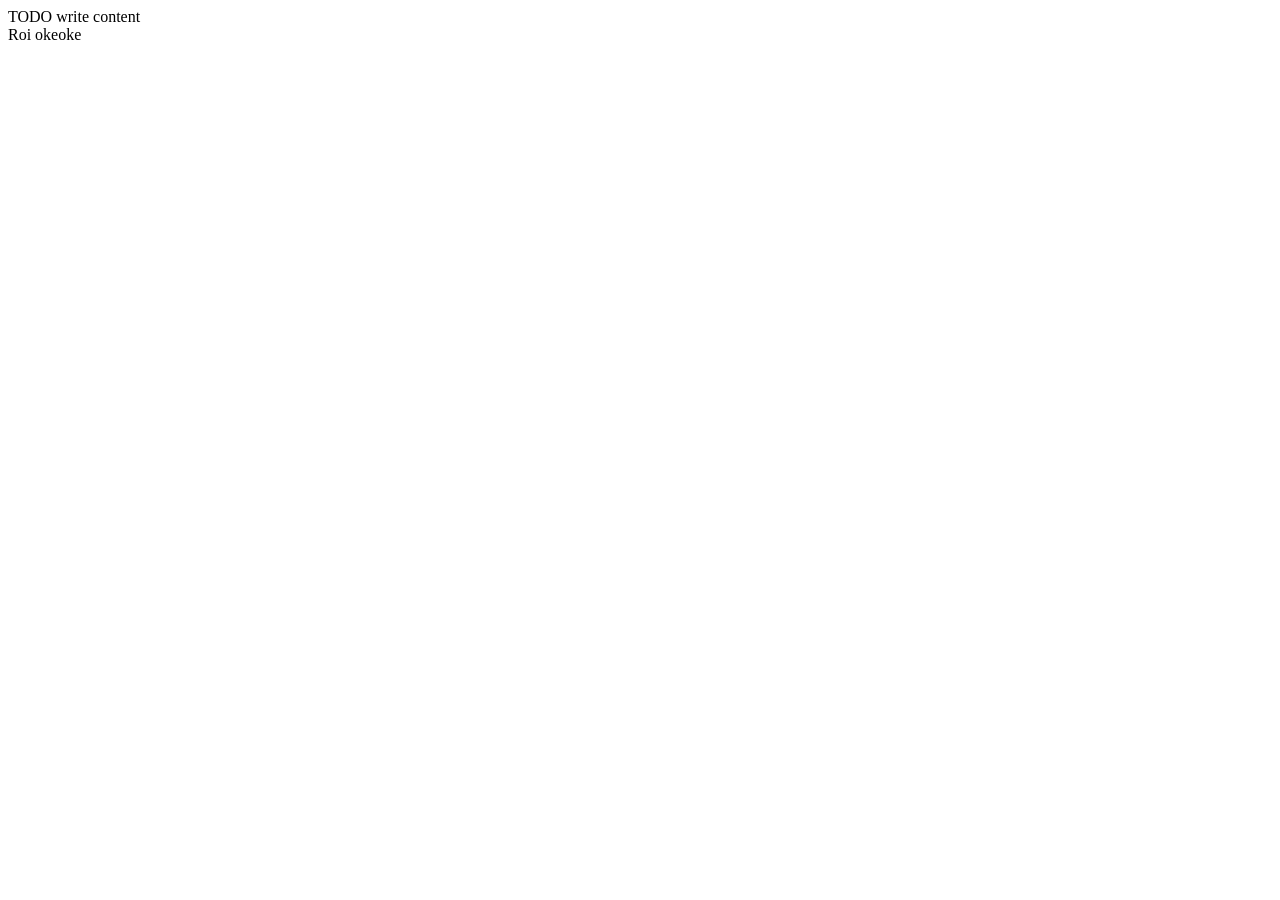
<file: web/index.html>
<!DOCTYPE html>
<!--
Click nbfs://nbhost/SystemFileSystem/Templates/Licenses/license-default.txt to change this license
Click nbfs://nbhost/SystemFileSystem/Templates/JSP_Servlet/Html.html to edit this template
-->
<html>
    <head>
        <title>TODO supply a title</title>
        <meta charset="UTF-8">
        <meta name="viewport" content="width=device-width, initial-scale=1.0">
    </head>
    <body>
        <div>TODO write content</div>
        Roi okeoke
    </body>
</html>
</file>
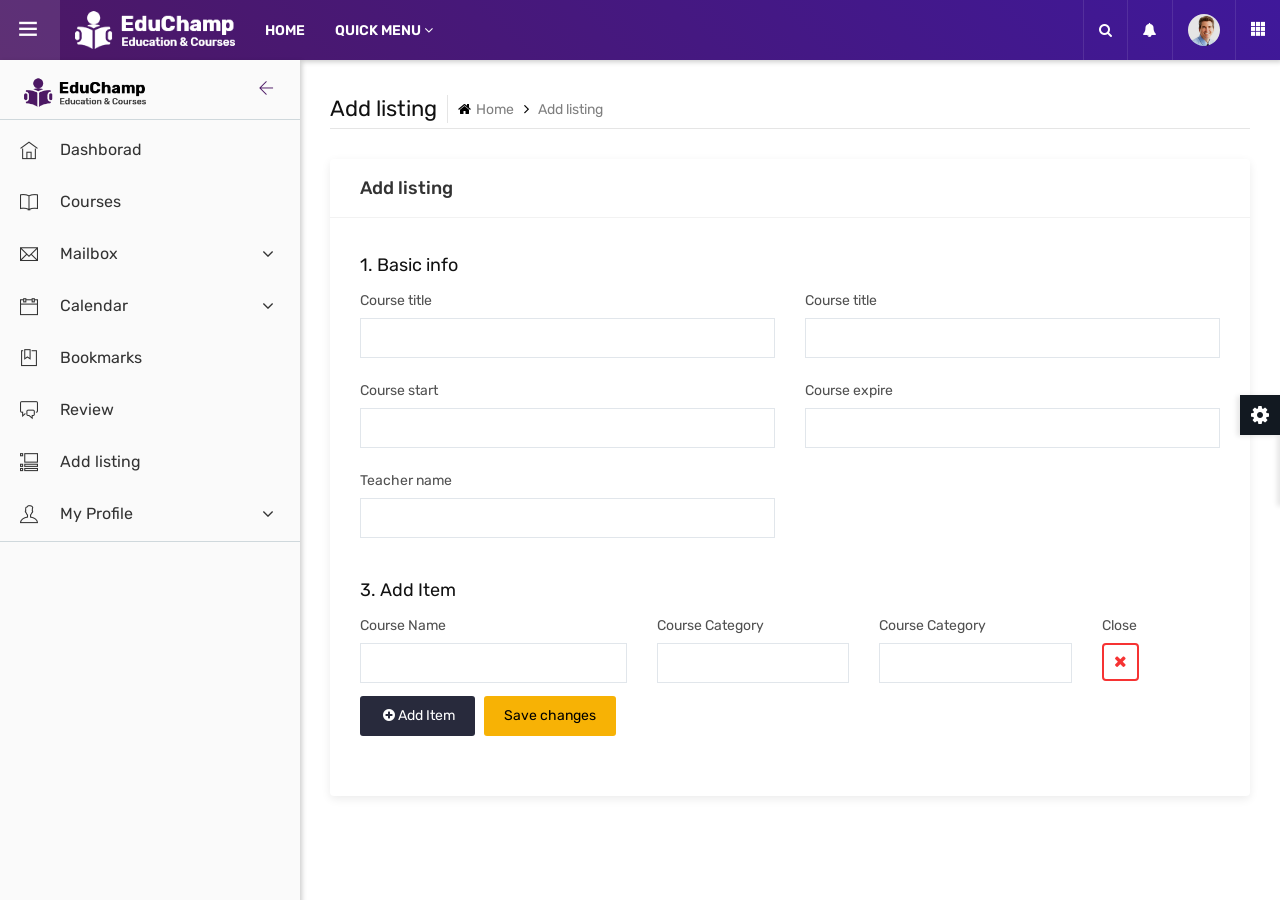
<file: web/add-listing.html>
<!DOCTYPE html>
<html lang="en">

    <!-- Mirrored from educhamp.themetrades.com/demo/admin/add-listing.html by HTTrack Website Copier/3.x [XR&CO'2014], Fri, 22 Feb 2019 13:09:05 GMT -->
    <head>

        <!-- META ============================================= -->
        <meta charset="utf-8">
        <meta http-equiv="X-UA-Compatible" content="IE=edge">
        <meta name="keywords" content="" />
        <meta name="author" content="" />
        <meta name="robots" content="" />

        <!-- DESCRIPTION -->
        <meta name="description" content="EduChamp : Education HTML Template" />

        <!-- OG -->
        <meta property="og:title" content="EduChamp : Education HTML Template" />
        <meta property="og:description" content="EduChamp : Education HTML Template" />
        <meta property="og:image" content="" />
        <meta name="format-detection" content="telephone=no">

        <!-- FAVICONS ICON ============================================= -->
        <link rel="icon" href="../error-404.html" type="image/x-icon" />
        <link rel="shortcut icon" type="image/x-icon" href="assets/images/favicon.png" />

        <!-- PAGE TITLE HERE ============================================= -->
        <title>EduChamp : Education HTML Template </title>

        <!-- MOBILE SPECIFIC ============================================= -->
        <meta name="viewport" content="width=device-width, initial-scale=1">

        <!--[if lt IE 9]>
        <script src="assets/js/html5shiv.min.js"></script>
        <script src="assets/js/respond.min.js"></script>
        <![endif]-->

        <!-- All PLUGINS CSS ============================================= -->
        <link rel="stylesheet" type="text/css" href="assets/css/assets.css">
        <link rel="stylesheet" type="text/css" href="assets/vendors/calendar/fullcalendar.css">

        <!-- TYPOGRAPHY ============================================= -->
        <link rel="stylesheet" type="text/css" href="assets/css/typography.css">

        <!-- SHORTCODES ============================================= -->
        <link rel="stylesheet" type="text/css" href="assets/css/shortcodes/shortcodes.css">

        <!-- STYLESHEETS ============================================= -->
        <link rel="stylesheet" type="text/css" href="assets/css/style.css">
        <link rel="stylesheet" type="text/css" href="assets/css/dashboard.css">
        <link class="skin" rel="stylesheet" type="text/css" href="assets/css/color/color-1.css">

    </head>
    <body class="ttr-opened-sidebar ttr-pinned-sidebar">

        <!-- header start -->
        <header class="ttr-header">
            <div class="ttr-header-wrapper">
                <!--sidebar menu toggler start -->
                <div class="ttr-toggle-sidebar ttr-material-button">
                    <i class="ti-close ttr-open-icon"></i>
                    <i class="ti-menu ttr-close-icon"></i>
                </div>
                <!--sidebar menu toggler end -->
                <!--logo start -->
                <div class="ttr-logo-box">
                    <div>
                        <a href="index.html" class="ttr-logo">
                            <img alt="" class="ttr-logo-mobile" src="assets/images/logo-mobile.png" width="30" height="30">
                            <img alt="" class="ttr-logo-desktop" src="assets/images/logo-white.png" width="160" height="27">
                        </a>
                    </div>
                </div>
                <!--logo end -->
                <div class="ttr-header-menu">
                    <!-- header left menu start -->
                    <ul class="ttr-header-navigation">
                        <li>
                            <a href="../index.html" class="ttr-material-button ttr-submenu-toggle">HOME</a>
                        </li>
                        <li>
                            <a href="#" class="ttr-material-button ttr-submenu-toggle">QUICK MENU <i class="fa fa-angle-down"></i></a>
                            <div class="ttr-header-submenu">
                                <ul>
                                    <li><a href="../courses.html">Our Courses</a></li>
                                    <li><a href="../event.html">New Event</a></li>
                                    <li><a href="../membership.html">Membership</a></li>
                                </ul>
                            </div>
                        </li>
                    </ul>
                    <!-- header left menu end -->
                </div>
                <div class="ttr-header-right ttr-with-seperator">
                    <!-- header right menu start -->
                    <ul class="ttr-header-navigation">
                        <li>
                            <a href="#" class="ttr-material-button ttr-search-toggle"><i class="fa fa-search"></i></a>
                        </li>
                        <li>
                            <a href="#" class="ttr-material-button ttr-submenu-toggle"><i class="fa fa-bell"></i></a>
                            <div class="ttr-header-submenu noti-menu">
                                <div class="ttr-notify-header">
                                    <span class="ttr-notify-text-top">9 New</span>
                                    <span class="ttr-notify-text">User Notifications</span>
                                </div>
                                <div class="noti-box-list">
                                    <ul>
                                        <li>
                                            <span class="notification-icon dashbg-gray">
                                                <i class="fa fa-check"></i>
                                            </span>
                                            <span class="notification-text">
                                                <span>Sneha Jogi</span> sent you a message.
                                            </span>
                                            <span class="notification-time">
                                                <a href="#" class="fa fa-close"></a>
                                                <span> 02:14</span>
                                            </span>
                                        </li>
                                        <li>
                                            <span class="notification-icon dashbg-yellow">
                                                <i class="fa fa-shopping-cart"></i>
                                            </span>
                                            <span class="notification-text">
                                                <a href="#">Your order is placed</a> sent you a message.
                                            </span>
                                            <span class="notification-time">
                                                <a href="#" class="fa fa-close"></a>
                                                <span> 7 Min</span>
                                            </span>
                                        </li>
                                        <li>
                                            <span class="notification-icon dashbg-red">
                                                <i class="fa fa-bullhorn"></i>
                                            </span>
                                            <span class="notification-text">
                                                <span>Your item is shipped</span> sent you a message.
                                            </span>
                                            <span class="notification-time">
                                                <a href="#" class="fa fa-close"></a>
                                                <span> 2 May</span>
                                            </span>
                                        </li>
                                        <li>
                                            <span class="notification-icon dashbg-green">
                                                <i class="fa fa-comments-o"></i>
                                            </span>
                                            <span class="notification-text">
                                                <a href="#">Sneha Jogi</a> sent you a message.
                                            </span>
                                            <span class="notification-time">
                                                <a href="#" class="fa fa-close"></a>
                                                <span> 14 July</span>
                                            </span>
                                        </li>
                                        <li>
                                            <span class="notification-icon dashbg-primary">
                                                <i class="fa fa-file-word-o"></i>
                                            </span>
                                            <span class="notification-text">
                                                <span>Sneha Jogi</span> sent you a message.
                                            </span>
                                            <span class="notification-time">
                                                <a href="#" class="fa fa-close"></a>
                                                <span> 15 Min</span>
                                            </span>
                                        </li>
                                    </ul>
                                </div>
                            </div>
                        </li>
                        <li>
                            <a href="#" class="ttr-material-button ttr-submenu-toggle"><span class="ttr-user-avatar"><img alt="" src="assets/images/testimonials/pic3.jpg" width="32" height="32"></span></a>
                            <div class="ttr-header-submenu">
                                <ul>
                                    <li><a href="user-profile.html">My profile</a></li>
                                    <li><a href="list-view-calendar.html">Activity</a></li>
                                    <li><a href="mailbox.html">Messages</a></li>
                                    <li><a href="../login.html">Logout</a></li>
                                </ul>
                            </div>
                        </li>
                        <li class="ttr-hide-on-mobile">
                            <a href="#" class="ttr-material-button"><i class="ti-layout-grid3-alt"></i></a>
                            <div class="ttr-header-submenu ttr-extra-menu">
                                <a href="#">
                                    <i class="fa fa-music"></i>
                                    <span>Musics</span>
                                </a>
                                <a href="#">
                                    <i class="fa fa-youtube-play"></i>
                                    <span>Videos</span>
                                </a>
                                <a href="#">
                                    <i class="fa fa-envelope"></i>
                                    <span>Emails</span>
                                </a>
                                <a href="#">
                                    <i class="fa fa-book"></i>
                                    <span>Reports</span>
                                </a>
                                <a href="#">
                                    <i class="fa fa-smile-o"></i>
                                    <span>Persons</span>
                                </a>
                                <a href="#">
                                    <i class="fa fa-picture-o"></i>
                                    <span>Pictures</span>
                                </a>
                            </div>
                        </li>
                    </ul>
                    <!-- header right menu end -->
                </div>
                <!--header search panel start -->
                <div class="ttr-search-bar">
                    <form class="ttr-search-form">
                        <div class="ttr-search-input-wrapper">
                            <input type="text" name="qq" placeholder="search something..." class="ttr-search-input">
                            <button type="submit" name="search" class="ttr-search-submit"><i class="ti-arrow-right"></i></button>
                        </div>
                        <span class="ttr-search-close ttr-search-toggle">
                            <i class="ti-close"></i>
                        </span>
                    </form>
                </div>
                <!--header search panel end -->
            </div>
        </header>
        <!-- header end -->
        <!-- Left sidebar menu start -->
        <div class="ttr-sidebar">
            <div class="ttr-sidebar-wrapper content-scroll">
                <!-- side menu logo start -->
                <div class="ttr-sidebar-logo">
                    <a href="#"><img alt="" src="assets/images/logo.png" width="122" height="27"></a>
                    <!-- <div class="ttr-sidebar-pin-button" title="Pin/Unpin Menu">
                            <i class="material-icons ttr-fixed-icon">gps_fixed</i>
                            <i class="material-icons ttr-not-fixed-icon">gps_not_fixed</i>
                    </div> -->
                    <div class="ttr-sidebar-toggle-button">
                        <i class="ti-arrow-left"></i>
                    </div>
                </div>
                <!-- side menu logo end -->
                <!-- sidebar menu start -->
                <nav class="ttr-sidebar-navi">
                    <ul>
                        <li>
                            <a href="index.html" class="ttr-material-button">
                                <span class="ttr-icon"><i class="ti-home"></i></span>
                                <span class="ttr-label">Dashborad</span>
                            </a>
                        </li>
                        <li>
                            <a href="courses.html" class="ttr-material-button">
                                <span class="ttr-icon"><i class="ti-book"></i></span>
                                <span class="ttr-label">Courses</span>
                            </a>
                        </li>
                        <li>
                            <a href="#" class="ttr-material-button">
                                <span class="ttr-icon"><i class="ti-email"></i></span>
                                <span class="ttr-label">Mailbox</span>
                                <span class="ttr-arrow-icon"><i class="fa fa-angle-down"></i></span>
                            </a>
                            <ul>
                                <li>
                                    <a href="mailbox.html" class="ttr-material-button"><span class="ttr-label">Mail Box</span></a>
                                </li>
                                <li>
                                    <a href="mailbox-compose.html" class="ttr-material-button"><span class="ttr-label">Compose</span></a>
                                </li>
                                <li>
                                    <a href="mailbox-read.html" class="ttr-material-button"><span class="ttr-label">Mail Read</span></a>
                                </li>
                            </ul>
                        </li>
                        <li>
                            <a href="#" class="ttr-material-button">
                                <span class="ttr-icon"><i class="ti-calendar"></i></span>
                                <span class="ttr-label">Calendar</span>
                                <span class="ttr-arrow-icon"><i class="fa fa-angle-down"></i></span>
                            </a>
                            <ul>
                                <li>
                                    <a href="basic-calendar.html" class="ttr-material-button"><span class="ttr-label">Basic Calendar</span></a>
                                </li>
                                <li>
                                    <a href="list-view-calendar.html" class="ttr-material-button"><span class="ttr-label">List View</span></a>
                                </li>
                            </ul>
                        </li>
                        <li>
                            <a href="bookmark.html" class="ttr-material-button">
                                <span class="ttr-icon"><i class="ti-bookmark-alt"></i></span>
                                <span class="ttr-label">Bookmarks</span>
                            </a>
                        </li>
                        <li>
                            <a href="review.html" class="ttr-material-button">
                                <span class="ttr-icon"><i class="ti-comments"></i></span>
                                <span class="ttr-label">Review</span>
                            </a>
                        </li>
                        <li>
                            <a href="add-listing.html" class="ttr-material-button">
                                <span class="ttr-icon"><i class="ti-layout-accordion-list"></i></span>
                                <span class="ttr-label">Add listing</span>
                            </a>
                        </li>
                        <li>
                            <a href="#" class="ttr-material-button">
                                <span class="ttr-icon"><i class="ti-user"></i></span>
                                <span class="ttr-label">My Profile</span>
                                <span class="ttr-arrow-icon"><i class="fa fa-angle-down"></i></span>
                            </a>
                            <ul>
                                <li>
                                    <a href="user-profile.html" class="ttr-material-button"><span class="ttr-label">User Profile</span></a>
                                </li>
                                <li>
                                    <a href="teacher-profile.html" class="ttr-material-button"><span class="ttr-label">Teacher Profile</span></a>
                                </li>
                            </ul>
                        </li>
                        <li class="ttr-seperate"></li>
                    </ul>
                    <!-- sidebar menu end -->
                </nav>
                <!-- sidebar menu end -->
            </div>
        </div>
        <!-- Left sidebar menu end -->

        <!--Main container start -->
        <main class="ttr-wrapper">
            <div class="container-fluid">
                <div class="db-breadcrumb">
                    <h4 class="breadcrumb-title">Add listing</h4>
                    <ul class="db-breadcrumb-list">
                        <li><a href="#"><i class="fa fa-home"></i>Home</a></li>
                        <li>Add listing</li>
                    </ul>
                </div>	
                <div class="row">
                    <!-- Your Profile Views Chart -->
                    <div class="col-lg-12 m-b30">
                        <div class="widget-box">
                            <div class="wc-title">
                                <h4>Add listing</h4>
                            </div>
                            <div class="widget-inner">
                                <form class="edit-profile m-b30">
                                    <div class="row">
                                        <div class="col-12">
                                            <div class="ml-auto">
                                                <h3>1. Basic info</h3>
                                            </div>
                                        </div>
                                        <div class="form-group col-6">
                                            <label class="col-form-label">Course title</label>
                                            <div>
                                                <input class="form-control" type="text" value="">
                                            </div>
                                        </div>
                                        <div class="form-group col-6">
                                            <label class="col-form-label">Course title</label>
                                            <div>
                                                <input class="form-control" type="text" value="">
                                            </div>
                                        </div>
                                        <div class="form-group col-6">
                                            <label class="col-form-label">Course start</label>
                                            <div>
                                                <input class="form-control" type="text" value="">
                                            </div>
                                        </div>
                                        <div class="form-group col-6">
                                            <label class="col-form-label">Course expire</label>
                                            <div>
                                                <input class="form-control" type="text" value="">
                                            </div>
                                        </div>
                                        <div class="form-group col-6">
                                            <label class="col-form-label">Teacher name</label>
                                            <div>
                                                <input class="form-control" type="text" value="">
                                            </div>
                                        </div>
                                        <div class="seperator"></div>

                                        
                                        <div class="col-12 m-t20">
                                            <div class="ml-auto">
                                                <h3 class="m-form__section">3. Add Item</h3>
                                            </div>
                                        </div>
                                        <div class="col-12">
                                            <table id="item-add" style="width:100%;">
                                                <tr class="list-item">
                                                    <td>
                                                        <div class="row">
                                                            <div class="col-md-4">
                                                                <label class="col-form-label">Course Name</label>
                                                                <div>
                                                                    <input class="form-control" type="text" value="">
                                                                </div>
                                                            </div>
                                                            <div class="col-md-3">
                                                                <label class="col-form-label">Course Category</label>
                                                                <div>
                                                                    <input class="form-control" type="text" value="">
                                                                </div>
                                                            </div>
                                                            <div class="col-md-3">
                                                                <label class="col-form-label">Course Category</label>
                                                                <div>
                                                                    <input class="form-control" type="text" value="">
                                                                </div>
                                                            </div>
                                                            <div class="col-md-2">
                                                                <label class="col-form-label">Close</label>
                                                                <div class="form-group">
                                                                    <a class="delete" href="#"><i class="fa fa-close"></i></a>
                                                                </div>
                                                            </div>
                                                        </div>
                                                    </td>
                                                </tr>
                                            </table>
                                        </div>
                                        <div class="col-12">
                                            <button type="button" class="btn-secondry add-item m-r5"><i class="fa fa-fw fa-plus-circle"></i>Add Item</button>
                                            <button type="reset" class="btn">Save changes</button>
                                        </div>
                                    </div>
                                </form>
                            </div>
                        </div>
                    </div>
                    <!-- Your Profile Views Chart END-->
                </div>
            </div>
        </main>
        <div class="ttr-overlay"></div>

        <!-- External JavaScripts -->
        <script src="assets/js/jquery.min.js"></script>
        <script src="assets/vendors/bootstrap/js/popper.min.js"></script>
        <script src="assets/vendors/bootstrap/js/bootstrap.min.js"></script>
        <script src="assets/vendors/bootstrap-select/bootstrap-select.min.js"></script>
        <script src="assets/vendors/bootstrap-touchspin/jquery.bootstrap-touchspin.js"></script>
        <script src="assets/vendors/magnific-popup/magnific-popup.js"></script>
        <script src="assets/vendors/counter/waypoints-min.js"></script>
        <script src="assets/vendors/counter/counterup.min.js"></script>
        <script src="assets/vendors/imagesloaded/imagesloaded.js"></script>
        <script src="assets/vendors/masonry/masonry.js"></script>
        <script src="assets/vendors/masonry/filter.js"></script>
        <script src="assets/vendors/owl-carousel/owl.carousel.js"></script>
        <script src='assets/vendors/scroll/scrollbar.min.js'></script>
        <script src="assets/js/functions.js"></script>
        <script src="assets/vendors/chart/chart.min.js"></script>
        <script src="assets/js/admin.js"></script>
        <script src='assets/vendors/switcher/switcher.js'></script>
        <script>
        // Pricing add
            function newMenuItem() {
                var newElem = $('tr.list-item').first().clone();
                newElem.find('input').val('');
                newElem.appendTo('table#item-add');
            }
            if ($("table#item-add").is('*')) {
                $('.add-item').on('click', function (e) {
                    e.preventDefault();
                    newMenuItem();
                });
                $(document).on("click", "#item-add .delete", function (e) {
                    e.preventDefault();
                    $(this).parent().parent().parent().parent().remove();
                });
            }
        </script>
    </body>

    <!-- Mirrored from educhamp.themetrades.com/demo/admin/add-listing.html by HTTrack Website Copier/3.x [XR&CO'2014], Fri, 22 Feb 2019 13:09:05 GMT -->
</html>
</file>
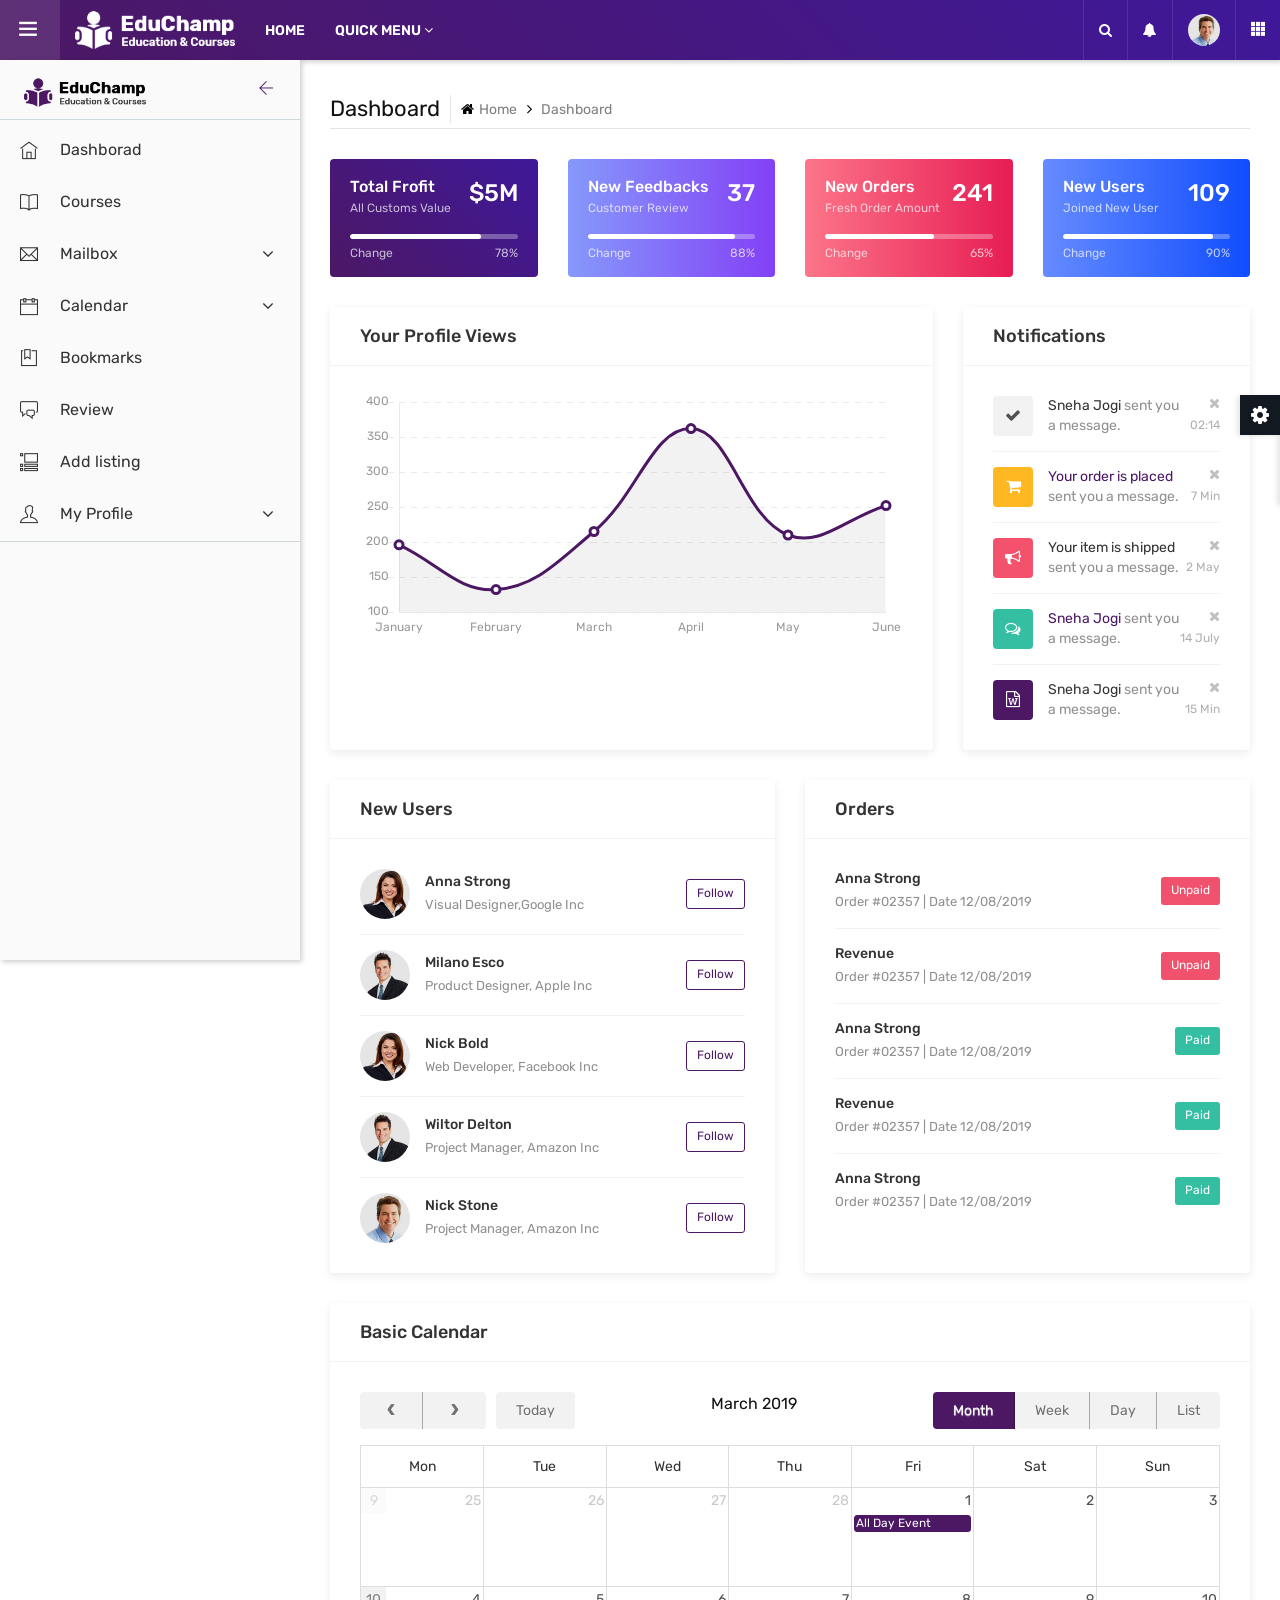
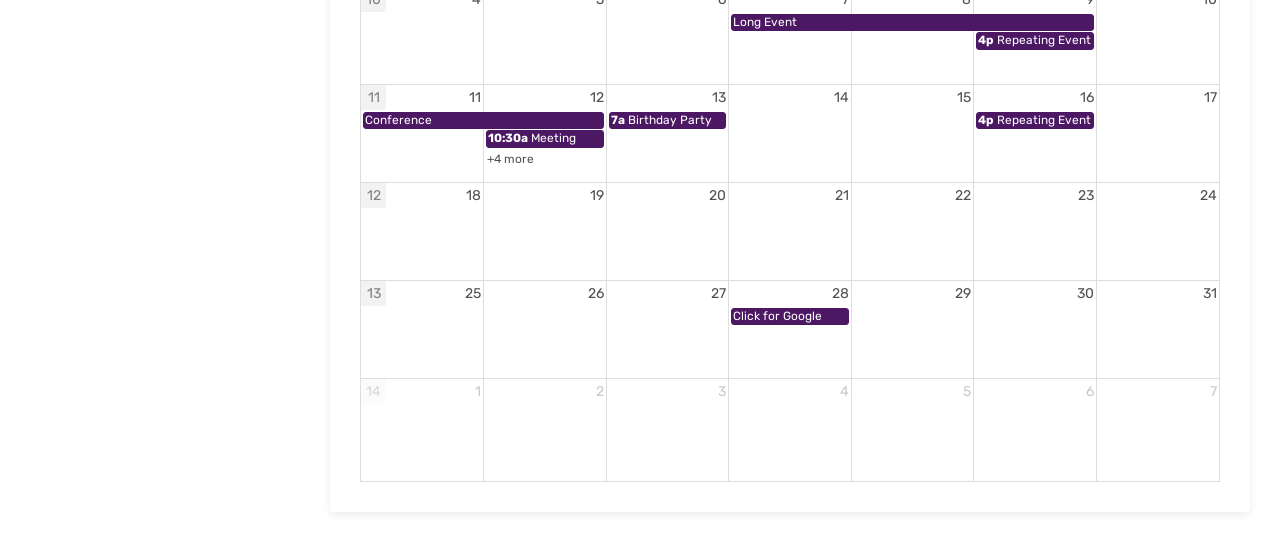
<file: web/index_2.html>
<!DOCTYPE html>
<html lang="en">

<!-- Mirrored from educhamp.themetrades.com/demo/admin/index.html by HTTrack Website Copier/3.x [XR&CO'2014], Fri, 22 Feb 2019 13:08:15 GMT -->
<head>

	<!-- META ============================================= -->
	<meta charset="utf-8">
	<meta http-equiv="X-UA-Compatible" content="IE=edge">
	<meta name="keywords" content="" />
	<meta name="author" content="" />
	<meta name="robots" content="" />
	
	<!-- DESCRIPTION -->
	<meta name="description" content="EduChamp : Education HTML Template" />
	
	<!-- OG -->
	<meta property="og:title" content="EduChamp : Education HTML Template" />
	<meta property="og:description" content="EduChamp : Education HTML Template" />
	<meta property="og:image" content="" />
	<meta name="format-detection" content="telephone=no">
	
	<!-- FAVICONS ICON ============================================= -->
	<link rel="icon" href="../error-404.html" type="image/x-icon" />
	<link rel="shortcut icon" type="image/x-icon" href="assets/images/favicon.png" />
	
	<!-- PAGE TITLE HERE ============================================= -->
	<title>EduChamp : Education HTML Template </title>
	
	<!-- MOBILE SPECIFIC ============================================= -->
	<meta name="viewport" content="width=device-width, initial-scale=1">
	
	<!--[if lt IE 9]>
	<script src="assets/js/html5shiv.min.js"></script>
	<script src="assets/js/respond.min.js"></script>
	<![endif]-->
	
	<!-- All PLUGINS CSS ============================================= -->
	<link rel="stylesheet" type="text/css" href="assets/css/assets.css">
	<link rel="stylesheet" type="text/css" href="assets/vendors/calendar/fullcalendar.css">
	
	<!-- TYPOGRAPHY ============================================= -->
	<link rel="stylesheet" type="text/css" href="assets/css/typography.css">
	
	<!-- SHORTCODES ============================================= -->
	<link rel="stylesheet" type="text/css" href="assets/css/shortcodes/shortcodes.css">
	
	<!-- STYLESHEETS ============================================= -->
	<link rel="stylesheet" type="text/css" href="assets/css/style.css">
	<link rel="stylesheet" type="text/css" href="assets/css/dashboard.css">
	<link class="skin" rel="stylesheet" type="text/css" href="assets/css/color/color-1.css">
	
</head>
<body class="ttr-opened-sidebar ttr-pinned-sidebar">
	
	<!-- header start -->
	<header class="ttr-header">
		<div class="ttr-header-wrapper">
			<!--sidebar menu toggler start -->
			<div class="ttr-toggle-sidebar ttr-material-button">
				<i class="ti-close ttr-open-icon"></i>
				<i class="ti-menu ttr-close-icon"></i>
			</div>
			<!--sidebar menu toggler end -->
			<!--logo start -->
			<div class="ttr-logo-box">
				<div>
					<a href="index.html" class="ttr-logo">
						<img class="ttr-logo-mobile" alt="" src="assets/images/logo-mobile.png" width="30" height="30">
						<img class="ttr-logo-desktop" alt="" src="assets/images/logo-white.png" width="160" height="27">
					</a>
				</div>
			</div>
			<!--logo end -->
			<div class="ttr-header-menu">
				<!-- header left menu start -->
				<ul class="ttr-header-navigation">
					<li>
						<a href="../index.html" class="ttr-material-button ttr-submenu-toggle">HOME</a>
					</li>
					<li>
						<a href="#" class="ttr-material-button ttr-submenu-toggle">QUICK MENU <i class="fa fa-angle-down"></i></a>
						<div class="ttr-header-submenu">
							<ul>
								<li><a href="../courses.html">Our Courses</a></li>
								<li><a href="../event.html">New Event</a></li>
								<li><a href="../membership.html">Membership</a></li>
							</ul>
						</div>
					</li>
				</ul>
				<!-- header left menu end -->
			</div>
			<div class="ttr-header-right ttr-with-seperator">
				<!-- header right menu start -->
				<ul class="ttr-header-navigation">
					<li>
						<a href="#" class="ttr-material-button ttr-search-toggle"><i class="fa fa-search"></i></a>
					</li>
					<li>
						<a href="#" class="ttr-material-button ttr-submenu-toggle"><i class="fa fa-bell"></i></a>
						<div class="ttr-header-submenu noti-menu">
							<div class="ttr-notify-header">
								<span class="ttr-notify-text-top">9 New</span>
								<span class="ttr-notify-text">User Notifications</span>
							</div>
							<div class="noti-box-list">
								<ul>
									<li>
										<span class="notification-icon dashbg-gray">
											<i class="fa fa-check"></i>
										</span>
										<span class="notification-text">
											<span>Sneha Jogi</span> sent you a message.
										</span>
										<span class="notification-time">
											<a href="#" class="fa fa-close"></a>
											<span> 02:14</span>
										</span>
									</li>
									<li>
										<span class="notification-icon dashbg-yellow">
											<i class="fa fa-shopping-cart"></i>
										</span>
										<span class="notification-text">
											<a href="#">Your order is placed</a> sent you a message.
										</span>
										<span class="notification-time">
											<a href="#" class="fa fa-close"></a>
											<span> 7 Min</span>
										</span>
									</li>
									<li>
										<span class="notification-icon dashbg-red">
											<i class="fa fa-bullhorn"></i>
										</span>
										<span class="notification-text">
											<span>Your item is shipped</span> sent you a message.
										</span>
										<span class="notification-time">
											<a href="#" class="fa fa-close"></a>
											<span> 2 May</span>
										</span>
									</li>
									<li>
										<span class="notification-icon dashbg-green">
											<i class="fa fa-comments-o"></i>
										</span>
										<span class="notification-text">
											<a href="#">Sneha Jogi</a> sent you a message.
										</span>
										<span class="notification-time">
											<a href="#" class="fa fa-close"></a>
											<span> 14 July</span>
										</span>
									</li>
									<li>
										<span class="notification-icon dashbg-primary">
											<i class="fa fa-file-word-o"></i>
										</span>
										<span class="notification-text">
											<span>Sneha Jogi</span> sent you a message.
										</span>
										<span class="notification-time">
											<a href="#" class="fa fa-close"></a>
											<span> 15 Min</span>
										</span>
									</li>
								</ul>
							</div>
						</div>
					</li>
					<li>
						<a href="#" class="ttr-material-button ttr-submenu-toggle"><span class="ttr-user-avatar"><img alt="" src="assets/images/testimonials/pic3.jpg" width="32" height="32"></span></a>
						<div class="ttr-header-submenu">
							<ul>
								<li><a href="user-profile.html">My profile</a></li>
								<li><a href="list-view-calendar.html">Activity</a></li>
								<li><a href="mailbox.html">Messages</a></li>
								<li><a href="../login.html">Logout</a></li>
							</ul>
						</div>
					</li>
					<li class="ttr-hide-on-mobile">
						<a href="#" class="ttr-material-button"><i class="ti-layout-grid3-alt"></i></a>
						<div class="ttr-header-submenu ttr-extra-menu">
							<a href="#">
								<i class="fa fa-music"></i>
								<span>Musics</span>
							</a>
							<a href="#">
								<i class="fa fa-youtube-play"></i>
								<span>Videos</span>
							</a>
							<a href="#">
								<i class="fa fa-envelope"></i>
								<span>Emails</span>
							</a>
							<a href="#">
								<i class="fa fa-book"></i>
								<span>Reports</span>
							</a>
							<a href="#">
								<i class="fa fa-smile-o"></i>
								<span>Persons</span>
							</a>
							<a href="#">
								<i class="fa fa-picture-o"></i>
								<span>Pictures</span>
							</a>
						</div>
					</li>
				</ul>
				<!-- header right menu end -->
			</div>
			<!--header search panel start -->
			<div class="ttr-search-bar">
				<form class="ttr-search-form">
					<div class="ttr-search-input-wrapper">
						<input type="text" name="qq" placeholder="search something..." class="ttr-search-input">
						<button type="submit" name="search" class="ttr-search-submit"><i class="ti-arrow-right"></i></button>
					</div>
					<span class="ttr-search-close ttr-search-toggle">
						<i class="ti-close"></i>
					</span>
				</form>
			</div>
			<!--header search panel end -->
		</div>
	</header>
	<!-- header end -->
	<!-- Left sidebar menu start -->
	<div class="ttr-sidebar">
		<div class="ttr-sidebar-wrapper content-scroll">
			<!-- side menu logo start -->
			<div class="ttr-sidebar-logo">
				<a href="#"><img alt="" src="assets/images/logo.png" width="122" height="27"></a>
				<!-- <div class="ttr-sidebar-pin-button" title="Pin/Unpin Menu">
					<i class="material-icons ttr-fixed-icon">gps_fixed</i>
					<i class="material-icons ttr-not-fixed-icon">gps_not_fixed</i>
				</div> -->
				<div class="ttr-sidebar-toggle-button">
					<i class="ti-arrow-left"></i>
				</div>
			</div>
			<!-- side menu logo end -->
			<!-- sidebar menu start -->
			<nav class="ttr-sidebar-navi">
				<ul>
					<li>
						<a href="index.html" class="ttr-material-button">
							<span class="ttr-icon"><i class="ti-home"></i></span>
		                	<span class="ttr-label">Dashborad</span>
		                </a>
		            </li>
					<li>
						<a href="courses.html" class="ttr-material-button">
							<span class="ttr-icon"><i class="ti-book"></i></span>
		                	<span class="ttr-label">Courses</span>
		                </a>
		            </li>
					<li>
						<a href="#" class="ttr-material-button">
							<span class="ttr-icon"><i class="ti-email"></i></span>
		                	<span class="ttr-label">Mailbox</span>
		                	<span class="ttr-arrow-icon"><i class="fa fa-angle-down"></i></span>
		                </a>
		                <ul>
		                	<li>
		                		<a href="mailbox.html" class="ttr-material-button"><span class="ttr-label">Mail Box</span></a>
		                	</li>
		                	<li>
		                		<a href="mailbox-compose.html" class="ttr-material-button"><span class="ttr-label">Compose</span></a>
		                	</li>
							<li>
		                		<a href="mailbox-read.html" class="ttr-material-button"><span class="ttr-label">Mail Read</span></a>
		                	</li>
		                </ul>
		            </li>
					<li>
						<a href="#" class="ttr-material-button">
							<span class="ttr-icon"><i class="ti-calendar"></i></span>
		                	<span class="ttr-label">Calendar</span>
		                	<span class="ttr-arrow-icon"><i class="fa fa-angle-down"></i></span>
		                </a>
		                <ul>
		                	<li>
		                		<a href="basic-calendar.html" class="ttr-material-button"><span class="ttr-label">Basic Calendar</span></a>
		                	</li>
		                	<li>
		                		<a href="list-view-calendar.html" class="ttr-material-button"><span class="ttr-label">List View</span></a>
		                	</li>
		                </ul>
		            </li>
					<li>
						<a href="bookmark.html" class="ttr-material-button">
							<span class="ttr-icon"><i class="ti-bookmark-alt"></i></span>
		                	<span class="ttr-label">Bookmarks</span>
		                </a>
		            </li>
					<li>
						<a href="review.html" class="ttr-material-button">
							<span class="ttr-icon"><i class="ti-comments"></i></span>
		                	<span class="ttr-label">Review</span>
		                </a>
		            </li>
					<li>
						<a href="add-listing.html" class="ttr-material-button">
							<span class="ttr-icon"><i class="ti-layout-accordion-list"></i></span>
		                	<span class="ttr-label">Add listing</span>
		                </a>
		            </li>
					<li>
						<a href="#" class="ttr-material-button">
							<span class="ttr-icon"><i class="ti-user"></i></span>
		                	<span class="ttr-label">My Profile</span>
		                	<span class="ttr-arrow-icon"><i class="fa fa-angle-down"></i></span>
		                </a>
		                <ul>
		                	<li>
		                		<a href="user-profile.html" class="ttr-material-button"><span class="ttr-label">User Profile</span></a>
		                	</li>
		                	<li>
		                		<a href="teacher-profile.html" class="ttr-material-button"><span class="ttr-label">Teacher Profile</span></a>
		                	</li>
		                </ul>
		            </li>
		            <li class="ttr-seperate"></li>
				</ul>
				<!-- sidebar menu end -->
			</nav>
			<!-- sidebar menu end -->
		</div>
	</div>
	<!-- Left sidebar menu end -->

	<!--Main container start -->
	<main class="ttr-wrapper">
		<div class="container-fluid">
			<div class="db-breadcrumb">
				<h4 class="breadcrumb-title">Dashboard</h4>
				<ul class="db-breadcrumb-list">
					<li><a href="#"><i class="fa fa-home"></i>Home</a></li>
					<li>Dashboard</li>
				</ul>
			</div>	
			<!-- Card -->
			<div class="row">
				<div class="col-md-6 col-lg-3 col-xl-3 col-sm-6 col-12">
					<div class="widget-card widget-bg1">					 
						<div class="wc-item">
							<h4 class="wc-title">
								Total Frofit
							</h4>
							<span class="wc-des">
								All Customs Value
							</span>
							<span class="wc-stats">
								$<span class="counter">18</span>M 
							</span>		
							<div class="progress wc-progress">
								<div class="progress-bar" role="progressbar" style="width: 78%;" aria-valuenow="50" aria-valuemin="0" aria-valuemax="100"></div>
							</div>
							<span class="wc-progress-bx">
								<span class="wc-change">
									Change
								</span>
								<span class="wc-number ml-auto">
									78%
								</span>
							</span>
						</div>				      
					</div>
				</div>
				<div class="col-md-6 col-lg-3 col-xl-3 col-sm-6 col-12">
					<div class="widget-card widget-bg2">					 
						<div class="wc-item">
							<h4 class="wc-title">
								 New Feedbacks
							</h4>
							<span class="wc-des">
								Customer Review
							</span>
							<span class="wc-stats counter">
								120 
							</span>		
							<div class="progress wc-progress">
								<div class="progress-bar" role="progressbar" style="width: 88%;" aria-valuenow="50" aria-valuemin="0" aria-valuemax="100"></div>
							</div>
							<span class="wc-progress-bx">
								<span class="wc-change">
									Change
								</span>
								<span class="wc-number ml-auto">
									88%
								</span>
							</span>
						</div>				      
					</div>
				</div>
				<div class="col-md-6 col-lg-3 col-xl-3 col-sm-6 col-12">
					<div class="widget-card widget-bg3">					 
						<div class="wc-item">
							<h4 class="wc-title">
								New Orders 
							</h4>
							<span class="wc-des">
								Fresh Order Amount 
							</span>
							<span class="wc-stats counter">
								772 
							</span>		
							<div class="progress wc-progress">
								<div class="progress-bar" role="progressbar" style="width: 65%;" aria-valuenow="50" aria-valuemin="0" aria-valuemax="100"></div>
							</div>
							<span class="wc-progress-bx">
								<span class="wc-change">
									Change
								</span>
								<span class="wc-number ml-auto">
									65%
								</span>
							</span>
						</div>				      
					</div>
				</div>
				<div class="col-md-6 col-lg-3 col-xl-3 col-sm-6 col-12">
					<div class="widget-card widget-bg4">					 
						<div class="wc-item">
							<h4 class="wc-title">
								New Users 
							</h4>
							<span class="wc-des">
								Joined New User
							</span>
							<span class="wc-stats counter">
								350 
							</span>		
							<div class="progress wc-progress">
								<div class="progress-bar" role="progressbar" style="width: 90%;" aria-valuenow="50" aria-valuemin="0" aria-valuemax="100"></div>
							</div>
							<span class="wc-progress-bx">
								<span class="wc-change">
									Change
								</span>
								<span class="wc-number ml-auto">
									90%
								</span>
							</span>
						</div>				      
					</div>
				</div>
			</div>
			<!-- Card END -->
			<div class="row">
				<!-- Your Profile Views Chart -->
				<div class="col-lg-8 m-b30">
					<div class="widget-box">
						<div class="wc-title">
							<h4>Your Profile Views</h4>
						</div>
						<div class="widget-inner">
							<canvas id="chart" width="100" height="45"></canvas>
						</div>
					</div>
				</div>
				<!-- Your Profile Views Chart END-->
				<div class="col-lg-4 m-b30">
					<div class="widget-box">
						<div class="wc-title">
							<h4>Notifications</h4>
						</div>
						<div class="widget-inner">
							<div class="noti-box-list">
								<ul>
									<li>
										<span class="notification-icon dashbg-gray">
											<i class="fa fa-check"></i>
										</span>
										<span class="notification-text">
											<span>Sneha Jogi</span> sent you a message.
										</span>
										<span class="notification-time">
											<a href="#" class="fa fa-close"></a>
											<span> 02:14</span>
										</span>
									</li>
									<li>
										<span class="notification-icon dashbg-yellow">
											<i class="fa fa-shopping-cart"></i>
										</span>
										<span class="notification-text">
											<a href="#">Your order is placed</a> sent you a message.
										</span>
										<span class="notification-time">
											<a href="#" class="fa fa-close"></a>
											<span> 7 Min</span>
										</span>
									</li>
									<li>
										<span class="notification-icon dashbg-red">
											<i class="fa fa-bullhorn"></i>
										</span>
										<span class="notification-text">
											<span>Your item is shipped</span> sent you a message.
										</span>
										<span class="notification-time">
											<a href="#" class="fa fa-close"></a>
											<span> 2 May</span>
										</span>
									</li>
									<li>
										<span class="notification-icon dashbg-green">
											<i class="fa fa-comments-o"></i>
										</span>
										<span class="notification-text">
											<a href="#">Sneha Jogi</a> sent you a message.
										</span>
										<span class="notification-time">
											<a href="#" class="fa fa-close"></a>
											<span> 14 July</span>
										</span>
									</li>
									<li>
										<span class="notification-icon dashbg-primary">
											<i class="fa fa-file-word-o"></i>
										</span>
										<span class="notification-text">
											<span>Sneha Jogi</span> sent you a message.
										</span>
										<span class="notification-time">
											<a href="#" class="fa fa-close"></a>
											<span> 15 Min</span>
										</span>
									</li>
								</ul>
							</div>
						</div>
					</div>
				</div>
				<div class="col-lg-6 m-b30">
					<div class="widget-box">
						<div class="wc-title">
							<h4>New Users</h4>
						</div>
						<div class="widget-inner">
							<div class="new-user-list">
								<ul>
									<li>
										<span class="new-users-pic">
											<img src="assets/images/testimonials/pic1.jpg" alt=""/>
										</span>
										<span class="new-users-text">
											<a href="#" class="new-users-name">Anna Strong </a>
											<span class="new-users-info">Visual Designer,Google Inc </span>
										</span>
										<span class="new-users-btn">
											<a href="#" class="btn button-sm outline">Follow</a>
										</span>
									</li>
									<li>
										<span class="new-users-pic">
											<img src="assets/images/testimonials/pic2.jpg" alt=""/>
										</span>
										<span class="new-users-text">
											<a href="#" class="new-users-name"> Milano Esco </a>
											<span class="new-users-info">Product Designer, Apple Inc </span>
										</span>
										<span class="new-users-btn">
											<a href="#" class="btn button-sm outline">Follow</a>
										</span>
									</li>
									<li>
										<span class="new-users-pic">
											<img src="assets/images/testimonials/pic1.jpg" alt=""/>
										</span>
										<span class="new-users-text">
											<a href="#" class="new-users-name">Nick Bold  </a>
											<span class="new-users-info">Web Developer, Facebook Inc </span>
										</span>
										<span class="new-users-btn">
											<a href="#" class="btn button-sm outline">Follow</a>
										</span>
									</li>
									<li>
										<span class="new-users-pic">
											<img src="assets/images/testimonials/pic2.jpg" alt=""/>
										</span>
										<span class="new-users-text">
											<a href="#" class="new-users-name">Wiltor Delton </a>
											<span class="new-users-info">Project Manager, Amazon Inc </span>
										</span>
										<span class="new-users-btn">
											<a href="#" class="btn button-sm outline">Follow</a>
										</span>
									</li>
									<li>
										<span class="new-users-pic">
											<img src="assets/images/testimonials/pic3.jpg" alt=""/>
										</span>
										<span class="new-users-text">
											<a href="#" class="new-users-name">Nick Stone </a>
											<span class="new-users-info">Project Manager, Amazon Inc  </span>
										</span>
										<span class="new-users-btn">
											<a href="#" class="btn button-sm outline">Follow</a>
										</span>
									</li>
								</ul>
							</div>
						</div>
					</div>
				</div>
				<div class="col-lg-6 m-b30">
					<div class="widget-box">
						<div class="wc-title">
							<h4>Orders</h4>
						</div>
						<div class="widget-inner">
							<div class="orders-list">
								<ul>
									<li>
										<span class="orders-title">
											<a href="#" class="orders-title-name">Anna Strong </a>
											<span class="orders-info">Order #02357 | Date 12/08/2019</span>
										</span>
										<span class="orders-btn">
											<a href="#" class="btn button-sm red">Unpaid</a>
										</span>
									</li>
									<li>
										<span class="orders-title">
											<a href="#" class="orders-title-name">Revenue</a>
											<span class="orders-info">Order #02357 | Date 12/08/2019</span>
										</span>
										<span class="orders-btn">
											<a href="#" class="btn button-sm red">Unpaid</a>
										</span>
									</li>
									<li>
										<span class="orders-title">
											<a href="#" class="orders-title-name">Anna Strong </a>
											<span class="orders-info">Order #02357 | Date 12/08/2019</span>
										</span>
										<span class="orders-btn">
											<a href="#" class="btn button-sm green">Paid</a>
										</span>
									</li>
									<li>
										<span class="orders-title">
											<a href="#" class="orders-title-name">Revenue</a>
											<span class="orders-info">Order #02357 | Date 12/08/2019</span>
										</span>
										<span class="orders-btn">
											<a href="#" class="btn button-sm green">Paid</a>
										</span>
									</li>
									<li>
										<span class="orders-title">
											<a href="#" class="orders-title-name">Anna Strong </a>
											<span class="orders-info">Order #02357 | Date 12/08/2019</span>
										</span>
										<span class="orders-btn">
											<a href="#" class="btn button-sm green">Paid</a>
										</span>
									</li>
								</ul>
							</div>
						</div>
					</div>
				</div>
				<div class="col-lg-12 m-b30">
					<div class="widget-box">
						<div class="wc-title">
							<h4>Basic Calendar</h4>
						</div>
						<div class="widget-inner">
							<div id="calendar"></div>
						</div>
					</div>
				</div>
			</div>
		</div>
	</main>
	<div class="ttr-overlay"></div>

<!-- External JavaScripts -->
<script src="assets/js/jquery.min.js"></script>
<script src="assets/vendors/bootstrap/js/popper.min.js"></script>
<script src="assets/vendors/bootstrap/js/bootstrap.min.js"></script>
<script src="assets/vendors/bootstrap-select/bootstrap-select.min.js"></script>
<script src="assets/vendors/bootstrap-touchspin/jquery.bootstrap-touchspin.js"></script>
<script src="assets/vendors/magnific-popup/magnific-popup.js"></script>
<script src="assets/vendors/counter/waypoints-min.js"></script>
<script src="assets/vendors/counter/counterup.min.js"></script>
<script src="assets/vendors/imagesloaded/imagesloaded.js"></script>
<script src="assets/vendors/masonry/masonry.js"></script>
<script src="assets/vendors/masonry/filter.js"></script>
<script src="assets/vendors/owl-carousel/owl.carousel.js"></script>
<script src='assets/vendors/scroll/scrollbar.min.js'></script>
<script src="assets/js/functions.js"></script>
<script src="assets/vendors/chart/chart.min.js"></script>
<script src="assets/js/admin.js"></script>
<script src='assets/vendors/calendar/moment.min.js'></script>
<script src='assets/vendors/calendar/fullcalendar.js'></script>
<script src='assets/vendors/switcher/switcher.js'></script>
<script>
  $(document).ready(function() {

    $('#calendar').fullCalendar({
      header: {
        left: 'prev,next today',
        center: 'title',
        right: 'month,agendaWeek,agendaDay,listWeek'
      },
      defaultDate: '2019-03-12',
      navLinks: true, // can click day/week names to navigate views

      weekNumbers: true,
      weekNumbersWithinDays: true,
      weekNumberCalculation: 'ISO',

      editable: true,
      eventLimit: true, // allow "more" link when too many events
      events: [
        {
          title: 'All Day Event',
          start: '2019-03-01'
        },
        {
          title: 'Long Event',
          start: '2019-03-07',
          end: '2019-03-10'
        },
        {
          id: 999,
          title: 'Repeating Event',
          start: '2019-03-09T16:00:00'
        },
        {
          id: 999,
          title: 'Repeating Event',
          start: '2019-03-16T16:00:00'
        },
        {
          title: 'Conference',
          start: '2019-03-11',
          end: '2019-03-13'
        },
        {
          title: 'Meeting',
          start: '2019-03-12T10:30:00',
          end: '2019-03-12T12:30:00'
        },
        {
          title: 'Lunch',
          start: '2019-03-12T12:00:00'
        },
        {
          title: 'Meeting',
          start: '2019-03-12T14:30:00'
        },
        {
          title: 'Happy Hour',
          start: '2019-03-12T17:30:00'
        },
        {
          title: 'Dinner',
          start: '2019-03-12T20:00:00'
        },
        {
          title: 'Birthday Party',
          start: '2019-03-13T07:00:00'
        },
        {
          title: 'Click for Google',
          url: 'http://google.com/',
          start: '2019-03-28'
        }
      ]
    });

  });

</script>
</body>

<!-- Mirrored from educhamp.themetrades.com/demo/admin/index.html by HTTrack Website Copier/3.x [XR&CO'2014], Fri, 22 Feb 2019 13:09:05 GMT -->
</html>
</file>
<file: web/assets/vendors/calendar/fullcalendar.css>
/*!
 * FullCalendar v3.9.0
 * Docs & License: https://fullcalendar.io/
 * (c) 2018 Adam Shaw
 */
.fc {
  direction: ltr;
  text-align: left; }

.fc-rtl {
  text-align: right; }

body .fc {
  /* extra precedence to overcome jqui */
  font-size: 1em; }

/* Colors
--------------------------------------------------------------------------------------------------*/
.fc-highlight {
  /* when user is selecting cells */
  background: #bce8f1;
  opacity: .3; }

.fc-bgevent {
  /* default look for background events */
  background: #8fdf82;
  opacity: .3; }

.fc-nonbusiness {
  /* default look for non-business-hours areas */
  /* will inherit .fc-bgevent's styles */
  background: #d7d7d7; }

/* Buttons (styled <button> tags, normalized to work cross-browser)
--------------------------------------------------------------------------------------------------*/
.fc button {
  /* force height to include the border and padding */
  -moz-box-sizing: border-box;
  -webkit-box-sizing: border-box;
  box-sizing: border-box;
  /* dimensions */
  margin: 0;
  height: 2.1em;
  padding: 0 .6em;
  /* text & cursor */
  font-size: 1em;
  /* normalize */
  white-space: nowrap;
  cursor: pointer; }

/* Firefox has an annoying inner border */
.fc button::-moz-focus-inner {
  margin: 0;
  padding: 0; }

.fc-state-default {
  /* non-theme */
  border: 1px solid; }

.fc-state-default.fc-corner-left {
  /* non-theme */
  border-top-left-radius: 4px;
  border-bottom-left-radius: 4px; }

.fc-state-default.fc-corner-right {
  /* non-theme */
  border-top-right-radius: 4px;
  border-bottom-right-radius: 4px; }

/* icons in buttons */
.fc button .fc-icon {
  /* non-theme */
  position: relative;
  top: -0.05em;
  /* seems to be a good adjustment across browsers */
  margin: 0 .2em;
  vertical-align: middle; }

/*
  button states
  borrowed from twitter bootstrap (http://twitter.github.com/bootstrap/)
*/
.fc-state-default {
  background-color: #f5f5f5;
  background-image: -moz-linear-gradient(top, #ffffff, #e6e6e6);
  background-image: -webkit-gradient(linear, 0 0, 0 100%, from(#ffffff), to(#e6e6e6));
  background-image: -webkit-linear-gradient(top, #ffffff, #e6e6e6);
  background-image: -o-linear-gradient(top, #ffffff, #e6e6e6);
  background-image: linear-gradient(to bottom, #ffffff, #e6e6e6);
  background-repeat: repeat-x;
  border-color: #e6e6e6 #e6e6e6 #bfbfbf;
  border-color: rgba(0, 0, 0, 0.1) rgba(0, 0, 0, 0.1) rgba(0, 0, 0, 0.25);
  color: #333;
  text-shadow: 0 1px 1px rgba(255, 255, 255, 0.75);
  box-shadow: inset 0 1px 0 rgba(255, 255, 255, 0.2), 0 1px 2px rgba(0, 0, 0, 0.05); }

.fc-state-hover,
.fc-state-down,
.fc-state-active,
.fc-state-disabled {
  color: #333333;
  background-color: #e6e6e6; }

.fc-state-hover {
  color: #333333;
  text-decoration: none;
  background-position: 0 -15px;
  -webkit-transition: background-position 0.1s linear;
  -moz-transition: background-position 0.1s linear;
  -o-transition: background-position 0.1s linear;
  transition: background-position 0.1s linear; }

.fc-state-down,
.fc-state-active {
  background-color: #cccccc;
  background-image: none;
  box-shadow: inset 0 2px 4px rgba(0, 0, 0, 0.15), 0 1px 2px rgba(0, 0, 0, 0.05); }

.fc-state-disabled {
  cursor: default;
  background-image: none;
  opacity: 0.65;
  box-shadow: none; }

/* Buttons Groups
--------------------------------------------------------------------------------------------------*/
.fc-button-group {
  display: inline-block; }

/*
every button that is not first in a button group should scootch over one pixel and cover the
previous button's border...
*/
.fc .fc-button-group > * {
  /* extra precedence b/c buttons have margin set to zero */
  float: left;
  margin: 0 0 0 -1px; }

.fc .fc-button-group > :first-child {
  /* same */
  margin-left: 0; }

/* Popover
--------------------------------------------------------------------------------------------------*/
.fc-popover {
  position: absolute;
  box-shadow: 0 2px 6px rgba(0, 0, 0, 0.15); }

.fc-popover .fc-header {
  /* TODO: be more consistent with fc-head/fc-body */
  padding: 2px 4px; }

.fc-popover .fc-header .fc-title {
  margin: 0 2px; }

.fc-popover .fc-header .fc-close {
  cursor: pointer; }

.fc-ltr .fc-popover .fc-header .fc-title,
.fc-rtl .fc-popover .fc-header .fc-close {
  float: left; }

.fc-rtl .fc-popover .fc-header .fc-title,
.fc-ltr .fc-popover .fc-header .fc-close {
  float: right; }

/* Misc Reusable Components
--------------------------------------------------------------------------------------------------*/
.fc-divider {
  border-style: solid;
  border-width: 1px; }

hr.fc-divider {
  height: 0;
  margin: 0;
  padding: 0 0 2px;
  /* height is unreliable across browsers, so use padding */
  border-width: 1px 0; }

.fc-clear {
  clear: both; }

.fc-bg,
.fc-bgevent-skeleton,
.fc-highlight-skeleton,
.fc-helper-skeleton {
  /* these element should always cling to top-left/right corners */
  position: absolute;
  top: 0;
  left: 0;
  right: 0; }

.fc-bg {
  bottom: 0;
  /* strech bg to bottom edge */ }

.fc-bg table {
  height: 100%;
  /* strech bg to bottom edge */ }

/* Tables
--------------------------------------------------------------------------------------------------*/
.fc table {
  width: 100%;
  box-sizing: border-box;
  /* fix scrollbar issue in firefox */
  table-layout: fixed;
  border-collapse: collapse;
  border-spacing: 0;
  font-size: 1em;
  /* normalize cross-browser */ }

.fc th {
  text-align: center; }

.fc th,
.fc td {
  border-style: solid;
  border-width: 1px;
  padding: 0;
  vertical-align: top; }

.fc td.fc-today {
  border-style: double;
  /* overcome neighboring borders */ }

/* Internal Nav Links
--------------------------------------------------------------------------------------------------*/
a[data-goto] {
  cursor: pointer; }

a[data-goto]:hover {
  text-decoration: underline; }

/* Fake Table Rows
--------------------------------------------------------------------------------------------------*/
.fc .fc-row {
  /* extra precedence to overcome themes w/ .ui-widget-content forcing a 1px border */
  /* no visible border by default. but make available if need be (scrollbar width compensation) */
  border-style: solid;
  border-width: 0; }

.fc-row table {
  /* don't put left/right border on anything within a fake row.
     the outer tbody will worry about this */
  border-left: 0 hidden transparent;
  border-right: 0 hidden transparent;
  /* no bottom borders on rows */
  border-bottom: 0 hidden transparent; }

.fc-row:first-child table {
  border-top: 0 hidden transparent;
  /* no top border on first row */ }

/* Day Row (used within the header and the DayGrid)
--------------------------------------------------------------------------------------------------*/
.fc-row {
  position: relative; }

.fc-row .fc-bg {
  z-index: 1; }

/* highlighting cells & background event skeleton */
.fc-row .fc-bgevent-skeleton,
.fc-row .fc-highlight-skeleton {
  bottom: 0;
  /* stretch skeleton to bottom of row */ }

.fc-row .fc-bgevent-skeleton table,
.fc-row .fc-highlight-skeleton table {
  height: 100%;
  /* stretch skeleton to bottom of row */ }

.fc-row .fc-highlight-skeleton td,
.fc-row .fc-bgevent-skeleton td {
  border-color: transparent; }

.fc-row .fc-bgevent-skeleton {
  z-index: 2; }

.fc-row .fc-highlight-skeleton {
  z-index: 3; }

/*
row content (which contains day/week numbers and events) as well as "helper" (which contains
temporary rendered events).
*/
.fc-row .fc-content-skeleton {
  position: relative;
  z-index: 4;
  padding-bottom: 2px;
  /* matches the space above the events */ }

.fc-row .fc-helper-skeleton {
  z-index: 5; }

.fc .fc-row .fc-content-skeleton table,
.fc .fc-row .fc-content-skeleton td,
.fc .fc-row .fc-helper-skeleton td {
  /* see-through to the background below */
  /* extra precedence to prevent theme-provided backgrounds */
  background: none;
  /* in case <td>s are globally styled */
  border-color: transparent; }

.fc-row .fc-content-skeleton td,
.fc-row .fc-helper-skeleton td {
  /* don't put a border between events and/or the day number */
  border-bottom: 0; }

.fc-row .fc-content-skeleton tbody td,
.fc-row .fc-helper-skeleton tbody td {
  /* don't put a border between event cells */
  border-top: 0; }

/* Scrolling Container
--------------------------------------------------------------------------------------------------*/
.fc-scroller {
  -webkit-overflow-scrolling: touch; }

/* TODO: move to agenda/basic */
.fc-scroller > .fc-day-grid,
.fc-scroller > .fc-time-grid {
  position: relative;
  /* re-scope all positions */
  width: 100%;
  /* hack to force re-sizing this inner element when scrollbars appear/disappear */ }

/* Global Event Styles
--------------------------------------------------------------------------------------------------*/
.fc-event {
  position: relative;
  /* for resize handle and other inner positioning */
  display: block;
  /* make the <a> tag block */
  font-size: .85em;
  line-height: 1.3;
  border-radius: 3px;
  border: 1px solid var(--primary);
  /* default BORDER color */ }

.fc-event,
.fc-event-dot {
  background-color: var(--primary);
  /* default BACKGROUND color */ }

.fc-event,
.fc-event:hover {
  color: #fff;
  /* default TEXT color */
  text-decoration: none;
  /* if <a> has an href */ }

.fc-event[href],
.fc-event.fc-draggable {
  cursor: pointer;
  /* give events with links and draggable events a hand mouse pointer */ }

.fc-not-allowed,
.fc-not-allowed .fc-event {
  /* to override an event's custom cursor */
  cursor: not-allowed; }

.fc-event .fc-bg {
  /* the generic .fc-bg already does position */
  z-index: 1;
  background: #fff;
  opacity: .25; }

.fc-event .fc-content {
  position: relative;
  z-index: 2; }

/* resizer (cursor AND touch devices) */
.fc-event .fc-resizer {
  position: absolute;
  z-index: 4; }

/* resizer (touch devices) */
.fc-event .fc-resizer {
  display: none; }

.fc-event.fc-allow-mouse-resize .fc-resizer,
.fc-event.fc-selected .fc-resizer {
  /* only show when hovering or selected (with touch) */
  display: block; }

/* hit area */
.fc-event.fc-selected .fc-resizer:before {
  /* 40x40 touch area */
  content: "";
  position: absolute;
  z-index: 9999;
  /* user of this util can scope within a lower z-index */
  top: 50%;
  left: 50%;
  width: 40px;
  height: 40px;
  margin-left: -20px;
  margin-top: -20px; }

/* Event Selection (only for touch devices)
--------------------------------------------------------------------------------------------------*/
.fc-event.fc-selected {
  z-index: 9999 !important;
  /* overcomes inline z-index */
  box-shadow: 0 2px 5px rgba(0, 0, 0, 0.2); }

.fc-event.fc-selected.fc-dragging {
  box-shadow: 0 2px 7px rgba(0, 0, 0, 0.3); }

/* Horizontal Events
--------------------------------------------------------------------------------------------------*/
/* bigger touch area when selected */
.fc-h-event.fc-selected:before {
  content: "";
  position: absolute;
  z-index: 3;
  /* below resizers */
  top: -10px;
  bottom: -10px;
  left: 0;
  right: 0; }

/* events that are continuing to/from another week. kill rounded corners and butt up against edge */
.fc-ltr .fc-h-event.fc-not-start,
.fc-rtl .fc-h-event.fc-not-end {
  margin-left: 0;
  border-left-width: 0;
  padding-left: 1px;
  /* replace the border with padding */
  border-top-left-radius: 0;
  border-bottom-left-radius: 0; }

.fc-ltr .fc-h-event.fc-not-end,
.fc-rtl .fc-h-event.fc-not-start {
  margin-right: 0;
  border-right-width: 0;
  padding-right: 1px;
  /* replace the border with padding */
  border-top-right-radius: 0;
  border-bottom-right-radius: 0; }

/* resizer (cursor AND touch devices) */
/* left resizer  */
.fc-ltr .fc-h-event .fc-start-resizer,
.fc-rtl .fc-h-event .fc-end-resizer {
  cursor: w-resize;
  left: -1px;
  /* overcome border */ }

/* right resizer */
.fc-ltr .fc-h-event .fc-end-resizer,
.fc-rtl .fc-h-event .fc-start-resizer {
  cursor: e-resize;
  right: -1px;
  /* overcome border */ }

/* resizer (mouse devices) */
.fc-h-event.fc-allow-mouse-resize .fc-resizer {
  width: 7px;
  top: -1px;
  /* overcome top border */
  bottom: -1px;
  /* overcome bottom border */ }

/* resizer (touch devices) */
.fc-h-event.fc-selected .fc-resizer {
  /* 8x8 little dot */
  border-radius: 4px;
  border-width: 1px;
  width: 6px;
  height: 6px;
  border-style: solid;
  border-color: inherit;
  background: #fff;
  /* vertically center */
  top: 50%;
  margin-top: -4px; }

/* left resizer  */
.fc-ltr .fc-h-event.fc-selected .fc-start-resizer,
.fc-rtl .fc-h-event.fc-selected .fc-end-resizer {
  margin-left: -4px;
  /* centers the 8x8 dot on the left edge */ }

/* right resizer */
.fc-ltr .fc-h-event.fc-selected .fc-end-resizer,
.fc-rtl .fc-h-event.fc-selected .fc-start-resizer {
  margin-right: -4px;
  /* centers the 8x8 dot on the right edge */ }

/* DayGrid events
----------------------------------------------------------------------------------------------------
We use the full "fc-day-grid-event" class instead of using descendants because the event won't
be a descendant of the grid when it is being dragged.
*/
.fc-day-grid-event {
  margin: 1px 2px 0;
  /* spacing between events and edges */
  padding: 0 1px; }

tr:first-child > td > .fc-day-grid-event {
  margin-top: 2px;
  /* a little bit more space before the first event */ }

.fc-day-grid-event.fc-selected:after {
  content: "";
  position: absolute;
  z-index: 1;
  /* same z-index as fc-bg, behind text */
  /* overcome the borders */
  top: -1px;
  right: -1px;
  bottom: -1px;
  left: -1px;
  /* darkening effect */
  background: #000;
  opacity: .25; }

.fc-day-grid-event .fc-content {
  /* force events to be one-line tall */
  white-space: nowrap;
  overflow: hidden; }

.fc-day-grid-event .fc-time {
  font-weight: bold; }

/* resizer (cursor devices) */
/* left resizer  */
.fc-ltr .fc-day-grid-event.fc-allow-mouse-resize .fc-start-resizer,
.fc-rtl .fc-day-grid-event.fc-allow-mouse-resize .fc-end-resizer {
  margin-left: -2px;
  /* to the day cell's edge */ }

/* right resizer */
.fc-ltr .fc-day-grid-event.fc-allow-mouse-resize .fc-end-resizer,
.fc-rtl .fc-day-grid-event.fc-allow-mouse-resize .fc-start-resizer {
  margin-right: -2px;
  /* to the day cell's edge */ }

/* Event Limiting
--------------------------------------------------------------------------------------------------*/
/* "more" link that represents hidden events */
a.fc-more {
  margin: 1px 3px;
  font-size: .85em;
  cursor: pointer;
  text-decoration: none; }

a.fc-more:hover {
  text-decoration: underline; }

.fc-limited {
  /* rows and cells that are hidden because of a "more" link */
  display: none; }

/* popover that appears when "more" link is clicked */
.fc-day-grid .fc-row {
  z-index: 1;
  /* make the "more" popover one higher than this */ }

.fc-more-popover {
  z-index: 2;
  width: 220px; }

.fc-more-popover .fc-event-container {
  padding: 10px; }

/* Now Indicator
--------------------------------------------------------------------------------------------------*/
.fc-now-indicator {
  position: absolute;
  border: 0 solid red; }

/* Utilities
--------------------------------------------------------------------------------------------------*/
.fc-unselectable {
  -webkit-user-select: none;
  -khtml-user-select: none;
  -moz-user-select: none;
  -ms-user-select: none;
  user-select: none;
  -webkit-touch-callout: none;
  -webkit-tap-highlight-color: transparent; }

/*
TODO: more distinction between this file and common.css
*/
/* Colors
--------------------------------------------------------------------------------------------------*/
.fc-unthemed th,
.fc-unthemed td,
.fc-unthemed thead,
.fc-unthemed tbody,
.fc-unthemed .fc-divider,
.fc-unthemed .fc-row,
.fc-unthemed .fc-content,
.fc-unthemed .fc-popover,
.fc-unthemed .fc-list-view,
.fc-unthemed .fc-list-heading td {
  border-color: #ddd; }

.fc-unthemed .fc-popover {
  background-color: #fff; }

.fc-unthemed .fc-divider,
.fc-unthemed .fc-popover .fc-header,
.fc-unthemed .fc-list-heading td {
  background: #eee; }

.fc-unthemed .fc-popover .fc-header .fc-close {
  color: #666; }

.fc-unthemed td.fc-today {
  background: #fcf8e3; }

.fc-unthemed .fc-disabled-day {
  background: #d7d7d7;
  opacity: .3; }

/* Icons (inline elements with styled text that mock arrow icons)
--------------------------------------------------------------------------------------------------*/
.fc-icon {
  display: inline-block;
  height: 1em;
  line-height: 1em;
  font-size: 1em;
  text-align: center;
  overflow: hidden;
  font-family: "Courier New", Courier, monospace;
  /* don't allow browser text-selection */
  -webkit-touch-callout: none;
  -webkit-user-select: none;
  -khtml-user-select: none;
  -moz-user-select: none;
  -ms-user-select: none;
  user-select: none; }

/*
Acceptable font-family overrides for individual icons:
  "Arial", sans-serif
  "Times New Roman", serif

NOTE: use percentage font sizes or else old IE chokes
*/
.fc-icon:after {
  position: relative; }

.fc-icon-left-single-arrow:after {
  content: "\2039";
  font-weight: bold;
  font-size: 200%;
  top: -7%; }

.fc-icon-right-single-arrow:after {
  content: "\203A";
  font-weight: bold;
  font-size: 200%;
  top: -7%; }

.fc-icon-left-double-arrow:after {
  content: "\AB";
  font-size: 160%;
  top: -7%; }

.fc-icon-right-double-arrow:after {
  content: "\BB";
  font-size: 160%;
  top: -7%; }

.fc-icon-left-triangle:after {
  content: "\25C4";
  font-size: 125%;
  top: 3%; }

.fc-icon-right-triangle:after {
  content: "\25BA";
  font-size: 125%;
  top: 3%; }

.fc-icon-down-triangle:after {
  content: "\25BC";
  font-size: 125%;
  top: 2%; }

.fc-icon-x:after {
  content: "\D7";
  font-size: 200%;
  top: 6%; }

/* Popover
--------------------------------------------------------------------------------------------------*/
.fc-unthemed .fc-popover {
  border-width: 1px;
  border-style: solid; }

.fc-unthemed .fc-popover .fc-header .fc-close {
  font-size: .9em;
  margin-top: 2px; }

/* List View
--------------------------------------------------------------------------------------------------*/
.fc-unthemed .fc-list-item:hover td {
  background-color: #f5f5f5; }

/* Colors
--------------------------------------------------------------------------------------------------*/
.ui-widget .fc-disabled-day {
  background-image: none; }

/* Popover
--------------------------------------------------------------------------------------------------*/
.fc-popover > .ui-widget-header + .ui-widget-content {
  border-top: 0;
  /* where they meet, let the header have the border */ }

/* Global Event Styles
--------------------------------------------------------------------------------------------------*/
.ui-widget .fc-event {
  /* overpower jqui's styles on <a> tags. TODO: more DRY */
  color: #fff;
  /* default TEXT color */
  text-decoration: none;
  /* if <a> has an href */
  /* undo ui-widget-header bold */
  font-weight: normal; }

/* TimeGrid axis running down the side (for both the all-day area and the slot area)
--------------------------------------------------------------------------------------------------*/
.ui-widget td.fc-axis {
  font-weight: normal;
  /* overcome bold */ }

/* TimeGrid Slats (lines that run horizontally)
--------------------------------------------------------------------------------------------------*/
.fc-time-grid .fc-slats .ui-widget-content {
  background: none;
  /* see through to fc-bg */ }

.fc.fc-bootstrap3 a {
  text-decoration: none; }

.fc.fc-bootstrap3 a[data-goto]:hover {
  text-decoration: underline; }

.fc-bootstrap3 hr.fc-divider {
  border-color: inherit; }

.fc-bootstrap3 .fc-today.alert {
  border-radius: 0; }

/* Popover
--------------------------------------------------------------------------------------------------*/
.fc-bootstrap3 .fc-popover .panel-body {
  padding: 0; }

/* TimeGrid Slats (lines that run horizontally)
--------------------------------------------------------------------------------------------------*/
.fc-bootstrap3 .fc-time-grid .fc-slats table {
  /* some themes have background color. see through to slats */
  background: none; }

.fc.fc-bootstrap4 a {
  text-decoration: none; }

.fc.fc-bootstrap4 a[data-goto]:hover {
  text-decoration: underline; }

.fc-bootstrap4 hr.fc-divider {
  border-color: inherit; }

.fc-bootstrap4 .fc-today.alert {
  border-radius: 0; }

.fc-bootstrap4 a.fc-event:not([href]):not([tabindex]) {
  color: #fff; }

.fc-bootstrap4 .fc-popover.card {
  position: absolute; }

/* Popover
--------------------------------------------------------------------------------------------------*/
.fc-bootstrap4 .fc-popover .card-body {
  padding: 0; }

/* TimeGrid Slats (lines that run horizontally)
--------------------------------------------------------------------------------------------------*/
.fc-bootstrap4 .fc-time-grid .fc-slats table {
  /* some themes have background color. see through to slats */
  background: none; }

/* Toolbar
--------------------------------------------------------------------------------------------------*/
.fc-toolbar {
  text-align: center; }

.fc-toolbar.fc-header-toolbar {
  margin-bottom: 1em; }

.fc-toolbar.fc-footer-toolbar {
  margin-top: 1em; }

.fc-toolbar .fc-left {
  float: left; }

.fc-toolbar .fc-right {
  float: right; }

.fc-toolbar .fc-center {
  display: inline-block; }

/* the things within each left/right/center section */
.fc .fc-toolbar > * > * {
  /* extra precedence to override button border margins */
  float: left;
  margin-left: .75em; }

/* the first thing within each left/center/right section */
.fc .fc-toolbar > * > :first-child {
  /* extra precedence to override button border margins */
  margin-left: 0; }

/* title text */
.fc-toolbar h2 {
  margin: 0; }

/* button layering (for border precedence) */
.fc-toolbar button {
  position: relative; }

.fc-toolbar .fc-state-hover,
.fc-toolbar .ui-state-hover {
  z-index: 2; }

.fc-toolbar .fc-state-down {
  z-index: 3; }

.fc-toolbar .fc-state-active,
.fc-toolbar .ui-state-active {
  z-index: 4; }

.fc-toolbar button:focus {
  z-index: 5; }

/* View Structure
--------------------------------------------------------------------------------------------------*/
/* undo twitter bootstrap's box-sizing rules. normalizes positioning techniques */
/* don't do this for the toolbar because we'll want bootstrap to style those buttons as some pt */
.fc-view-container *,
.fc-view-container *:before,
.fc-view-container *:after {
  -webkit-box-sizing: content-box;
  -moz-box-sizing: content-box;
  box-sizing: content-box; }

.fc-view,
.fc-view > table {
  /* so dragged elements can be above the view's main element */
  position: relative;
  z-index: 1; }

/* BasicView
--------------------------------------------------------------------------------------------------*/
/* day row structure */
.fc-basicWeek-view .fc-content-skeleton,
.fc-basicDay-view .fc-content-skeleton {
  /* there may be week numbers in these views, so no padding-top */
  padding-bottom: 1em;
  /* ensure a space at bottom of cell for user selecting/clicking */ }

.fc-basic-view .fc-body .fc-row {
  min-height: 4em;
  /* ensure that all rows are at least this tall */ }

/* a "rigid" row will take up a constant amount of height because content-skeleton is absolute */
.fc-row.fc-rigid {
  overflow: hidden; }

.fc-row.fc-rigid .fc-content-skeleton {
  position: absolute;
  top: 0;
  left: 0;
  right: 0; }

/* week and day number styling */
.fc-day-top.fc-other-month {
  opacity: 0.3; }

.fc-basic-view .fc-week-number,
.fc-basic-view .fc-day-number {
  padding: 2px; }

.fc-basic-view th.fc-week-number,
.fc-basic-view th.fc-day-number {
  padding: 0 2px;
  /* column headers can't have as much v space */ }

.fc-ltr .fc-basic-view .fc-day-top .fc-day-number {
  float: right; }

.fc-rtl .fc-basic-view .fc-day-top .fc-day-number {
  float: left; }

.fc-ltr .fc-basic-view .fc-day-top .fc-week-number {
  float: left;
  border-radius: 0 0 3px 0; }

.fc-rtl .fc-basic-view .fc-day-top .fc-week-number {
  float: right;
  border-radius: 0 0 0 3px; }

.fc-basic-view .fc-day-top .fc-week-number {
  min-width: 1.5em;
  text-align: center;
  background-color: #f2f2f2;
  color: #808080; }

/* when week/day number have own column */
.fc-basic-view td.fc-week-number {
  text-align: center; }

.fc-basic-view td.fc-week-number > * {
  /* work around the way we do column resizing and ensure a minimum width */
  display: inline-block;
  min-width: 1.25em; }

/* AgendaView all-day area
--------------------------------------------------------------------------------------------------*/
.fc-agenda-view .fc-day-grid {
  position: relative;
  z-index: 2;
  /* so the "more.." popover will be over the time grid */ }

.fc-agenda-view .fc-day-grid .fc-row {
  min-height: 3em;
  /* all-day section will never get shorter than this */ }

.fc-agenda-view .fc-day-grid .fc-row .fc-content-skeleton {
  padding-bottom: 1em;
  /* give space underneath events for clicking/selecting days */ }

/* TimeGrid axis running down the side (for both the all-day area and the slot area)
--------------------------------------------------------------------------------------------------*/
.fc .fc-axis {
  /* .fc to overcome default cell styles */
  vertical-align: middle;
  padding: 0 4px;
  white-space: nowrap; }

.fc-ltr .fc-axis {
  text-align: right; }

.fc-rtl .fc-axis {
  text-align: left; }

/* TimeGrid Structure
--------------------------------------------------------------------------------------------------*/
.fc-time-grid-container,
.fc-time-grid {
  /* so slats/bg/content/etc positions get scoped within here */
  position: relative;
  z-index: 1; }

.fc-time-grid {
  min-height: 100%;
  /* so if height setting is 'auto', .fc-bg stretches to fill height */ }

.fc-time-grid table {
  /* don't put outer borders on slats/bg/content/etc */
  border: 0 hidden transparent; }

.fc-time-grid > .fc-bg {
  z-index: 1; }

.fc-time-grid .fc-slats,
.fc-time-grid > hr {
  /* the <hr> AgendaView injects when grid is shorter than scroller */
  position: relative;
  z-index: 2; }

.fc-time-grid .fc-content-col {
  position: relative;
  /* because now-indicator lives directly inside */ }

.fc-time-grid .fc-content-skeleton {
  position: absolute;
  z-index: 3;
  top: 0;
  left: 0;
  right: 0; }

/* divs within a cell within the fc-content-skeleton */
.fc-time-grid .fc-business-container {
  position: relative;
  z-index: 1; }

.fc-time-grid .fc-bgevent-container {
  position: relative;
  z-index: 2; }

.fc-time-grid .fc-highlight-container {
  position: relative;
  z-index: 3; }

.fc-time-grid .fc-event-container {
  position: relative;
  z-index: 4; }

.fc-time-grid .fc-now-indicator-line {
  z-index: 5; }

.fc-time-grid .fc-helper-container {
  /* also is fc-event-container */
  position: relative;
  z-index: 6; }

/* TimeGrid Slats (lines that run horizontally)
--------------------------------------------------------------------------------------------------*/
.fc-time-grid .fc-slats td {
  height: 1.5em;
  border-bottom: 0;
  /* each cell is responsible for its top border */ }

.fc-time-grid .fc-slats .fc-minor td {
  border-top-style: dotted; }

/* TimeGrid Highlighting Slots
--------------------------------------------------------------------------------------------------*/
.fc-time-grid .fc-highlight-container {
  /* a div within a cell within the fc-highlight-skeleton */
  position: relative;
  /* scopes the left/right of the fc-highlight to be in the column */ }

.fc-time-grid .fc-highlight {
  position: absolute;
  left: 0;
  right: 0;
  /* top and bottom will be in by JS */ }

/* TimeGrid Event Containment
--------------------------------------------------------------------------------------------------*/
.fc-ltr .fc-time-grid .fc-event-container {
  /* space on the sides of events for LTR (default) */
  margin: 0 2.5% 0 2px; }

.fc-rtl .fc-time-grid .fc-event-container {
  /* space on the sides of events for RTL */
  margin: 0 2px 0 2.5%; }

.fc-time-grid .fc-event,
.fc-time-grid .fc-bgevent {
  position: absolute;
  z-index: 1;
  /* scope inner z-index's */ }

.fc-time-grid .fc-bgevent {
  /* background events always span full width */
  left: 0;
  right: 0; }

/* Generic Vertical Event
--------------------------------------------------------------------------------------------------*/
.fc-v-event.fc-not-start {
  /* events that are continuing from another day */
  /* replace space made by the top border with padding */
  border-top-width: 0;
  padding-top: 1px;
  /* remove top rounded corners */
  border-top-left-radius: 0;
  border-top-right-radius: 0; }

.fc-v-event.fc-not-end {
  /* replace space made by the top border with padding */
  border-bottom-width: 0;
  padding-bottom: 1px;
  /* remove bottom rounded corners */
  border-bottom-left-radius: 0;
  border-bottom-right-radius: 0; }

/* TimeGrid Event Styling
----------------------------------------------------------------------------------------------------
We use the full "fc-time-grid-event" class instead of using descendants because the event won't
be a descendant of the grid when it is being dragged.
*/
.fc-time-grid-event {
  overflow: hidden;
  /* don't let the bg flow over rounded corners */ }

.fc-time-grid-event.fc-selected {
  /* need to allow touch resizers to extend outside event's bounding box */
  /* common fc-selected styles hide the fc-bg, so don't need this anyway */
  overflow: visible; }

.fc-time-grid-event.fc-selected .fc-bg {
  display: none;
  /* hide semi-white background, to appear darker */ }

.fc-time-grid-event .fc-content {
  overflow: hidden;
  /* for when .fc-selected */ }

.fc-time-grid-event .fc-time,
.fc-time-grid-event .fc-title {
  padding: 0 1px; }

.fc-time-grid-event .fc-time {
  font-size: .85em;
  white-space: nowrap; }

/* short mode, where time and title are on the same line */
.fc-time-grid-event.fc-short .fc-content {
  /* don't wrap to second line (now that contents will be inline) */
  white-space: nowrap; }

.fc-time-grid-event.fc-short .fc-time,
.fc-time-grid-event.fc-short .fc-title {
  /* put the time and title on the same line */
  display: inline-block;
  vertical-align: top; }

.fc-time-grid-event.fc-short .fc-time span {
  display: none;
  /* don't display the full time text... */ }

.fc-time-grid-event.fc-short .fc-time:before {
  content: attr(data-start);
  /* ...instead, display only the start time */ }

.fc-time-grid-event.fc-short .fc-time:after {
  content: "\A0-\A0";
  /* seperate with a dash, wrapped in nbsp's */ }

.fc-time-grid-event.fc-short .fc-title {
  font-size: .85em;
  /* make the title text the same size as the time */
  padding: 0;
  /* undo padding from above */ }

/* resizer (cursor device) */
.fc-time-grid-event.fc-allow-mouse-resize .fc-resizer {
  left: 0;
  right: 0;
  bottom: 0;
  height: 8px;
  overflow: hidden;
  line-height: 8px;
  font-size: 11px;
  font-family: monospace;
  text-align: center;
  cursor: s-resize; }

.fc-time-grid-event.fc-allow-mouse-resize .fc-resizer:after {
  content: "="; }

/* resizer (touch device) */
.fc-time-grid-event.fc-selected .fc-resizer {
  /* 10x10 dot */
  border-radius: 5px;
  border-width: 1px;
  width: 8px;
  height: 8px;
  border-style: solid;
  border-color: inherit;
  background: #fff;
  /* horizontally center */
  left: 50%;
  margin-left: -5px;
  /* center on the bottom edge */
  bottom: -5px; }

/* Now Indicator
--------------------------------------------------------------------------------------------------*/
.fc-time-grid .fc-now-indicator-line {
  border-top-width: 1px;
  left: 0;
  right: 0; }

/* arrow on axis */
.fc-time-grid .fc-now-indicator-arrow {
  margin-top: -5px;
  /* vertically center on top coordinate */ }

.fc-ltr .fc-time-grid .fc-now-indicator-arrow {
  left: 0;
  /* triangle pointing right... */
  border-width: 5px 0 5px 6px;
  border-top-color: transparent;
  border-bottom-color: transparent; }

.fc-rtl .fc-time-grid .fc-now-indicator-arrow {
  right: 0;
  /* triangle pointing left... */
  border-width: 5px 6px 5px 0;
  border-top-color: transparent;
  border-bottom-color: transparent; }

/* List View
--------------------------------------------------------------------------------------------------*/
/* possibly reusable */
.fc-event-dot {
  display: inline-block;
  width: 10px;
  height: 10px;
  border-radius: 5px; }

/* view wrapper */
.fc-rtl .fc-list-view {
  direction: rtl;
  /* unlike core views, leverage browser RTL */ }

.fc-list-view {
  border-width: 1px;
  border-style: solid; }

/* table resets */
.fc .fc-list-table {
  table-layout: auto;
  /* for shrinkwrapping cell content */ }

.fc-list-table td {
  border-width: 1px 0 0;
  padding: 8px 14px; }

.fc-list-table tr:first-child td {
  border-top-width: 0; }

/* day headings with the list */
.fc-list-heading {
  border-bottom-width: 1px; }

.fc-list-heading td {
  font-weight: bold; }

.fc-ltr .fc-list-heading-main {
  float: left; }

.fc-ltr .fc-list-heading-alt {
  float: right; }

.fc-rtl .fc-list-heading-main {
  float: right; }

.fc-rtl .fc-list-heading-alt {
  float: left; }

/* event list items */
.fc-list-item.fc-has-url {
  cursor: pointer;
  /* whole row will be clickable */ }

.fc-list-item-marker,
.fc-list-item-time {
  white-space: nowrap;
  width: 1px; }

/* make the dot closer to the event title */
.fc-ltr .fc-list-item-marker {
  padding-right: 0; }

.fc-rtl .fc-list-item-marker {
  padding-left: 0; }

.fc-list-item-title a {
  /* every event title cell has an <a> tag */
  text-decoration: none;
  color: inherit; }

.fc-list-item-title a[href]:hover {
  /* hover effect only on titles with hrefs */
  text-decoration: underline; }

/* message when no events */
.fc-list-empty-wrap2 {
  position: absolute;
  top: 0;
  left: 0;
  right: 0;
  bottom: 0; }

.fc-list-empty-wrap1 {
  width: 100%;
  height: 100%;
  display: table; }

.fc-list-empty {
  display: table-cell;
  vertical-align: middle;
  text-align: center; }

.fc-unthemed .fc-list-empty {
  /* theme will provide own background */
  background-color: #eee; }
</file>
<file: web/assets/css/typography.css>
/*=================  
	Basic 
====================*/
body {
    background-color: #fff;
    font-family: Rubik;
    font-size: 16px;
    font-weight: 400;
    color:#505050;
    padding: 0;
    margin: 0;
    overflow-x: hidden;
	-webkit-font-smoothing: antialiased;
    font-smoothing: antialiased;
	-moz-osx-font-smoothing: grayscale;
	scroll-behavior: smooth;
}
a { color: #6f6f6f; outline: 0 none; text-decoration: none; }
a:hover, a:focus { text-decoration: none; outline: 0 none; }
a:active, a:hover { color: #333333; }
p a { color: #333333; }
img { border-style: none; height: auto; max-width: 100%; vertical-align: middle; }
hr { clear: both; }
section, article, aside, details, figcaption, figure, footer, header, hgroup, main, menu, nav, summary { display: block; }
address { font-style: italic; }
table { background-color: transparent;  width: 100%; }
table thead th { color: #333; }
table td { padding: 15px 10px; }
p, address, pre, hr, ul, ol, dl, dd, table { margin-bottom: 24px; }
::selection { color: #000; background:#dbdbdb; }
::-moz-selection { color:#000; background:#dbdbdb; }
::-moz-selection { background: #3396d1; color: #fff; }
::selection { background: #3396d1; color: #fff; }
p { line-height: 28px; margin-bottom: 24px; }
iframe{border:0;}
/*=================  
	Headings
====================*/
h1, h2, h3, h4, h5, h6 { color: #111111; font-family: rubik; margin-top:0; }
h1 a, h2 a, h3 a, h4 a, h5 a, h6 a { color: inherit; }
h1 {font-size: 36px; line-height: 45px; margin-bottom: 25px; font-weight: 700; }
h2 {font-size: 32px; line-height: 45px; margin-bottom: 25px; font-weight: 700; }
h3 {font-size: 28px; line-height: 35px; margin-bottom: 20px; font-weight: 700; }
h4 {font-size: 22px; line-height: 28px; margin-bottom: 15px; font-weight: 500; }
h5 {font-size: 18px; line-height: 24px; margin-bottom: 10px; font-weight: 500; }
h6 {font-size: 16px; line-height: 22px; margin-bottom: 10px; font-weight: 500; }
@media only screen and (max-width: 767px) {
	h1{font-size: 30px; line-height: 40px; margin-bottom: 20px; font-weight: 700; }
	h2{font-size: 26px; line-height: 35px; margin-bottom: 20px; font-weight: 700; }
	h3{font-size: 24px; line-height: 30px; margin-bottom: 15px; font-weight: 700; }
}
/*=================  
	Font Size
====================*/
.fs10 { font-size: 10px; }
.fs12 { font-size: 12px; }
.fs13 { font-size: 13px; }
.fs14 { font-size: 14px; }
.fs16 { font-size: 16px; }
.fs18 { font-size: 18px; }
.fs20 { font-size: 20px; }
.fs22 { font-size: 22px; }
.fs24 { font-size: 24px; }
.fs26 { font-size: 26px; }
.fs30 { font-size: 30px; line-height:40px; }
.fs35 { font-size: 35px; line-height:45px; }
.fs40 { font-size: 40px; line-height:50px; }
.fs45 { font-size: 45px; line-height:55px; }
.fs50 { font-size: 50px; line-height:65px; }
.fs55 { font-size: 55px; line-height:65px; }
.fs60 { font-size: 60px; line-height:70px; }
.fs70 { font-size: 70px; line-height:80px; }
.fs75 { font-size: 75px; line-height:85px; }
.fs80 { font-size: 80px; line-height:90px; }
.fs90 { font-size: 90px;	line-height:100px; }
.fs100 { font-size: 100px; line-height:110px; }
/*=================  
	Font Weight
====================*/
.fw3 { font-weight: 300; }
.fw4 { font-weight: 400; }
.fw5 { font-weight: 500; }
.fw6 { font-weight: 600; }
.fw7 { font-weight: 700; }
.fw8 { font-weight: 800; }
.fw9 { font-weight: 900; }
/*=================  
	LISTS
====================*/
dl, ul, ol { list-style-position: outside; padding: 0; }
ul, ol { margin-bottom: 24px; }
ul li, ol li { padding: 0; }
dl { margin-left: 0; margin-bottom: 30px; }
dl dd { margin-bottom: 10px; }
/*=================  
	Padding Around
====================*/
.p-a0 { padding: 0;}
.p-a5 { padding: 5px; }
.p-a10 { padding: 10px;}
.p-a15 { padding: 15px; }
.p-a20 { padding: 20px; }
.p-a25 { padding: 25px; }
.p-a30 { padding: 30px; }
.p-a40 { padding: 40px; }
.p-a50 { padding: 50px; }
.p-a60 { padding: 60px; }
.p-a70 { padding: 70px; }
.p-a80 { padding: 80px; }
.p-a90 { padding: 90px; }
.p-a100 { padding: 100px; }
/*=================  
	Padding Top
====================*/
.p-t0 { padding-top: 0; }
.p-t5 { padding-top: 5px; }
.p-t10 { padding-top: 10px; }
.p-t15 { padding-top: 15px; }
.p-t20 { padding-top: 20px; }
.p-t30 { padding-top: 30px; }
.p-t40 { padding-top: 40px; }
.p-t50 { padding-top: 50px; }
.p-t60 { padding-top: 60px; }
.p-t70 { padding-top: 70px; }
.p-t80 { padding-top: 80px; }
.p-t90 { padding-top: 90px; }
.p-t100 { padding-top: 100px; }
/*=================  
	Padding Bottom
====================*/
.p-b0 { padding-bottom: 0; }
.p-b5 { padding-bottom: 5px; }
.p-b10 { padding-bottom: 10px; }
.p-b15 { padding-bottom: 15px; }
.p-b20 { padding-bottom: 20px; }
.p-b30 { padding-bottom: 30px; }
.p-b40 { padding-bottom: 40px; }
.p-b50 { padding-bottom: 50px; }
.p-b60 { padding-bottom: 60px; }
.p-b70 { padding-bottom: 70px; }
.p-b80 { padding-bottom: 80px; }
.p-b90 { padding-bottom: 90px; }
.p-b100 { padding-bottom: 100px; }
/*=================  
	Padding Left
====================*/
.p-l0 { padding-left: 0; }
.p-l5 { padding-left: 5px; }
.p-l10 { padding-left: 10px; }
.p-l15 { padding-left: 15px; }
.p-l20 { padding-left: 20px; }
.p-l30 { padding-left: 30px; }
.p-l40 { padding-left: 40px; }
.p-l50 { padding-left: 50px;}
.p-l60 { padding-left: 60px; }
.p-l70 { padding-left: 70px; }
.p-l80 { padding-left: 80px; }
.p-l90 { padding-left: 90px; }
.p-l100 { padding-left: 100px; }
/*=================  
	Padding Right
====================*/
.p-r0 { padding-right: 0;}
.p-r5 { padding-right: 5px; }
.p-r10 { padding-right: 10px;}
.p-r15 { padding-right: 15px; }
.p-r20 { padding-right: 20px; }
.p-r30 { padding-right: 30px; }
.p-r40 { padding-right: 40px; }
.p-r50 { padding-right: 50px; }
.p-r60 { padding-right: 60px; }
.p-r70 { padding-right: 70px;}
.p-r80 { padding-right: 80px; }
.p-r90 { padding-right: 90px; }
.p-r100 { padding-right: 100px;}
/*=================  
	Padding Left Right
====================*/
.p-lr0 { padding-left: 0; padding-right: 0; }
.p-lr5 { padding-left: 5px; padding-right: 5px; }
.p-lr10 { padding-left: 10px; padding-right: 10px; }
.p-lr15 { padding-left: 15px; padding-right: 15px; }
.p-lr20 { padding-left: 20px; padding-right: 20px; }
.p-lr30 { padding-left: 30px; padding-right: 30px; }
.p-lr40 { padding-left: 40px; padding-right: 40px; }
.p-lr50 { padding-left: 50px; padding-right: 50px; }
.p-lr60 { padding-left: 60px; padding-right: 60px; }
.p-lr70 { padding-left: 70px; padding-right: 70px; }
.p-lr80 { padding-left: 80px; padding-right: 80px; }
.p-lr90 { padding-left: 90px; padding-right: 90px; }
.p-lr100 { padding-left: 100px; padding-right: 100px; }
/*=================  
	Padding Top Bottom
====================*/
.p-tb0 { padding-bottom: 0; padding-top: 0; }
.p-tb5 { padding-bottom: 5px; padding-top: 5px; }
.p-tb10 { padding-bottom: 10px; padding-top: 10px; }
.p-tb15 { padding-bottom: 15px; padding-top: 15px; }
.p-tb20 { padding-bottom: 20px; padding-top: 20px; }
.p-tb30 { padding-bottom: 30px; padding-top: 30px; }
.p-tb40 { padding-bottom: 40px; padding-top: 40px; }
.p-tb50 { padding-bottom: 50px; padding-top: 50px; }
.p-tb60 { padding-bottom: 60px; padding-top: 60px; }
.p-tb70 { padding-bottom: 70px; padding-top: 70px; }
.p-tb80 { padding-bottom: 80px; padding-top: 80px; }
.p-tb90 { padding-bottom: 90px; padding-top: 90px; }
.p-tb100 { padding-bottom: 100px; padding-top: 100px; }
/*=================  
	Margin Around
====================*/
.m-auto { margin-left:auto; margin-right:auto;}
.m-a0 { margin: 0;}
.m-a5 { margin: 5px; }
.m-a10 { margin: 10px;}
.m-a15 { margin: 15px; }
.m-a20 { margin: 20px; }
.m-a25 { margin: 25px; }
.m-a30 { margin: 30px; }
.m-a40 { margin: 40px; }
.m-a50 { margin: 50px; }
.m-a60 { margin: 60px; }
.m-a70 { margin: 70px; }
.m-a80 { margin: 80px; }
.m-a90 { margin: 90px; }
.m-a100 { margin: 100px; }
/*=================  
	Margin Top
====================*/
.m-t0 { margin-top: 0; }
.m-t5 { margin-top: 5px; }
.m-t10 { margin-top: 10px; }
.m-t15 { margin-top: 15px; }
.m-t20 { margin-top: 20px; }
.m-t30 { margin-top: 30px; }
.m-t40 { margin-top: 40px; }
.m-t50 { margin-top: 50px; }
.m-t60 { margin-top: 60px; }
.m-t70 { margin-top: 70px; }
.m-t80 { margin-top: 80px; }
.m-t90 { margin-top: 90px; }
.m-t100 { margin-top: 100px; }
/*=================  
	Margin Bottom
====================*/
.m-b0 { margin-bottom: 0; }
.m-b5 { margin-bottom: 5px; }
.m-b10 { margin-bottom: 10px; }
.m-b15 { margin-bottom: 15px; }
.m-b20 { margin-bottom: 20px; }
.m-b30 { margin-bottom: 30px; }
.m-b40 { margin-bottom: 40px; }
.m-b50 { margin-bottom: 50px; }
.m-b60 { margin-bottom: 60px; }
.m-b70 { margin-bottom: 70px; }
.m-b80 { margin-bottom: 80px; }
.m-b90 { margin-bottom: 90px; }
.m-b100 { margin-bottom: 100px; }
/*=================  
	Margin Left
====================*/
.m-l0 { margin-left: 0; }
.m-l5 { margin-left: 5px; }
.m-l10 { margin-left: 10px; }
.m-l15 { margin-left: 15px; }
.m-l20 { margin-left: 20px; }
.m-l30 { margin-left: 30px; }
.m-l40 { margin-left: 40px; }
.m-l50 { margin-left: 50px;}
.m-l60 { margin-left: 60px; }
.m-l70 { margin-left: 70px; }
.m-l80 { margin-left: 80px; }
.m-l90 { margin-left: 90px; }
.m-l100 { margin-left: 100px; }
/*=================  
	Margin Right
====================*/
.m-r0 { margin-right: 0;}
.m-r5 { margin-right: 5px; }
.m-r10 { margin-right: 10px;}
.m-r15 { margin-right: 15px; }
.m-r20 { margin-right: 20px; }
.m-r30 { margin-right: 30px; }
.m-r40 { margin-right: 40px; }
.m-r50 { margin-right: 50px; }
.m-r60 { margin-right: 60px; }
.m-r70 { margin-right: 70px;}
.m-r80 { margin-right: 80px; }
.m-r90 { margin-right: 90px; }
.m-r100 { margin-right: 100px;}
/*=================  
	Margin Left Right
====================*/
.m-lr0 { margin-left: 0; margin-right: 0; }
.m-lr5 { margin-left: 5px; margin-right: 5px; }
.m-lr10 { margin-left: 10px; margin-right: 10px; }
.m-lr15 { margin-left: 15px; margin-right: 15px; }
.m-lr20 { margin-left: 20px; margin-right: 20px; }
.m-lr30 { margin-left: 30px; margin-right: 30px; }
.m-lr40 { margin-left: 40px; margin-right: 40px; }
.m-lr50 { margin-left: 50px; margin-right: 50px; }
.m-lr60 { margin-left: 60px; margin-right: 60px; }
.m-lr70 { margin-left: 70px; margin-right: 70px; }
.m-lr80 { margin-left: 80px; margin-right: 80px; }
.m-lr90 { margin-left: 90px; margin-right: 90px; }
.m-lr100 { margin-left: 100px; margin-right: 100px; }
/*=================  
	Margin Top Bottom
====================*/
.m-tb0 { margin-bottom: 0; margin-top: 0; }
.m-tb5 { margin-bottom: 5px; margin-top: 5px; }
.m-tb10 { margin-bottom: 10px; margin-top: 10px; }
.m-tb15 { margin-bottom: 15px; margin-top: 15px; }
.m-tb20 { margin-bottom: 20px; margin-top: 20px; }
.m-tb30 { margin-bottom: 30px; margin-top: 30px; }
.m-tb40 { margin-bottom: 40px; margin-top: 40px; }
.m-tb50 { margin-bottom: 50px; margin-top: 50px; }
.m-tb60 { margin-bottom: 60px; margin-top: 60px; }
.m-tb70 { margin-bottom: 70px; margin-top: 70px; }
.m-tb80 { margin-bottom: 80px; margin-top: 80px; }
.m-tb90 { margin-bottom: 90px; margin-top: 90px; }
.m-tb100 { margin-bottom: 100px; margin-top: 100px; }
/*=================  
	Box Max Width Css
====================*/
.mw50 { max-width: 50px; } 
.mw60 { max-width: 60px; } 
.mw80 { max-width: 80px; } 
.mw100 { max-width: 100px; } 
.mw200 { max-width: 200px; } 
.mw300 { max-width: 300px; } 
.mw400 { max-width: 400px; } 
.mw500 { max-width: 500px; } 
.mw600 { max-width: 600px; } 
.mw700 { max-width: 700px; } 
.mw800 { max-width: 800px; } 
.mw900 { max-width: 900px; } 
.mw1000 { max-width: 1000px; }
/*=================  
	Positions Z-index
====================*/
.posi-ab { position: absolute; }
.posi-rl { position: relative; }
.posi-st { position: static; }
.zi1 { z-index: 1; }
.zi2 { z-index: 2; }
.zi3 { z-index: 3; }
.zi4 { z-index: 4; }
.zi5 { z-index: 5; }
.zi6 { z-index: 6; }
.zi7 { z-index: 7; }
.zi8 { z-index: 8; }
.zi9 { z-index: 9; }
.zi10 { z-index: 10; }
.zi100 { z-index: 100; }
.zi999 { z-index: 999; }
/*=================  
	Text Color
====================*/
.text-white { color: #fff; }
.text-black { color: #000; }
.text-gray { color: #f5f6f6; }
.text-red { color: #FF4045; }
.text-yellow { color: #ffb822; }
.text-pink{ color: #ff3c85; }
.text-blue{ color: #00c5dc; }
.text-green{ color: #34bfa3; }
.text-orange{  color: #ef9800; }
/*=================  
	Text Color
====================*/
.bg-tp { background-color: transparent; }
.bg-primary { background-color:#FFF ; }
.bg-white { background-color: #FFF; }
.bg-black { background-color: #000; }
.bg-gray { background-color: #F7F9FB; }
.bg-red { background-color: #FF4045; }
.bg-green { background-color: #34bfa3; }
.bg-yellow { background-color: #ffb822; }
.bg-pink { background-color: #ff3c85; }
.bg-blue { background-color: #00c5dc; }
.bg-orange { background-color: #ef9800; }
/*=================  
	Background White Transperent
====================*/
.tpbw1{ background-color:rgba(255,255,255,0.1) }
.tpbw2{ background-color:rgba(255,255,255,0.2) }
.tpbw3{ background-color:rgba(255,255,255,0.3) }
.tpbw4{ background-color:rgba(255,255,255,0.4) }
.tpbw5{ background-color:rgba(255,255,255,0.5) }
.tpbw6{ background-color:rgba(255,255,255,0.6) }
.tpbw7{ background-color:rgba(255,255,255,0.7) }
.tpbw8{ background-color:rgba(255,255,255,0.8) }
.tpbw9{ background-color:rgba(255,255,255,0.9) }
/*=================  
	Background Black Transperent
====================*/
.bg-tpb1{ background-color:rgba(0,0,0,0.05) }
.bg-tpb2{ background-color:rgba(0,0,0,0.2) }
.bg-tpb3{ background-color:rgba(0,0,0,0.3) }
.bg-tpb4{ background-color:rgba(0,0,0,0.4) }
.bg-tpb5{ background-color:rgba(0,0,0,0.5) }
.bg-tpb6{ background-color:rgba(0,0,0,0.6) }
.bg-tpb7{ background-color:rgba(0,0,0,0.7) }
.bg-tpb8{ background-color:rgba(0,0,0,0.8) }
.bg-tpb9{ background-color:rgba(0,0,0,0.9) }


/*---------------------------------------------------------------
27. PAGE-CONTENT
---------------------------------------------------------------*/
.heading-bx {
    margin-bottom: 40px;
}
.heading-bx.no-margin {
    margin-bottom: 0;
}
.heading-bx h1,
.heading-bx h2,
.heading-bx h3 {
    margin-top: 0;
}
.title-small {
    display: block;
    color: #494949;
    margin-bottom: 15px;
}
.heading-bx p {
    padding-top: 10px;
    font-size: 16px;
    color: #0f192d;
}
.text-center.heading-bx p {
    margin-left: auto;
    margin-right: auto;
    max-width: 700px;
}
.text-white {
    color: #FFF;
}
.text-white h1,
.text-white h2,
.text-white h3,
.text-white h4,
.text-white h5,
.text-white h6,
.text-white p,
.text-white .title-small {
    color: #FFF;
}
.mfp-title{
	display:none;
}
.list-inline li{
	display: inline-block;
}
.mfp-gallery{
	list-style:none;
	margin-bottom: 0;
}
/*= Section Content Part =*/
@media only screen and (max-width: 1024px) {
    .section-area {
        background-attachment: scroll !important;
    }
}
@media only screen and (max-width: 991px) {
    .page-content {
        margin-top: 0;
    }
}
</file>
<file: web/assets/css/shortcodes/shortcodes.css>
@import url("form.css");
@import url("button.css");
@import url("accordion.css");
@import url("alert.css");
@import url("breadcrumb.css");
@import url("divider.css");
@import url("icon-box.css");
@import url("layout.css");
@import url("list.css");
@import url("overlay.css");
@import url("owl.css");
@import url("pagination.css");
@import url("pricingtable.css");
@import url("separator.css");
@import url("widget.css");
</file>
<file: web/assets/css/style.css>
/*
======================================
  * CSS TABLE CONTENT *  
======================================
1. HEADER
2. HEADER TOPBAR
3. HEADER LOGO
4. MENU BAR
5. MEGA MENU
6. HEADER TRANSPARENT
7. MENU ICON
8. PAGE BANNER
9. BLOG
10. TESTIMONIALS
11. COUNTERUP
12. FOOTER
13. INNER CONTENT CSS
======================================
  * END TABLE CONTENT *  
======================================
*/

/*=================================
	1. HEADER
=================================*/
.bg-fix {
    background-attachment: fixed;
	background-size: cover;
}
.header {
    position: relative;
    z-index: 99999;
}
.header ul,
.header ol {
    margin-bottom: 0;
}
/*without top bar*/
.secondary-menu {
    float: right;
    padding: 26px 0;
    position: relative;
    z-index: 9;
}
.secondary-menu .btn-link{
	font-size:15px;
	padding: 0;
}
.secondary-menu .btn-link:hover{
	color:var(--primary);
}
.secondary-menu .secondary-inner {
    display: inline-block;
    margin-left: 10px;
}
.nav-search-bar {
    background-color:rgba(255,255,255,0.95);
    position: fixed;
    left: 0;
    top: 0;
    width: 100%;
	height:100%;
    z-index: 999;
    display: none;
    overflow: hidden;
	padding: 0 15px;
}
.nav-search-bar.On form {
	transition:all 0.5s ease 0.5s;
	-moz-transition:all 0.5s ease 0.5s;
	-webkit-transition:all 0.5s ease 0.5s;
	opacity:1;
}
.nav-search-bar form {
    width: 100%;
	max-width: 700px;
    margin: auto;
    position: relative;
	top: 50%;
	transition:all 0.5s;
	transition:all 0.5s;
	-webkit-transition:all 0.5s;
    -moz-transform: translate(0px, -50%);
    -moz-transform: translate(0px, -50%);
    -o-transform: translate(0px, -50%);
    -webkit-transform: translate(0px, -50%);
	opacity:0;
}
.nav-search-bar .form-control {
	padding: 15px 60px 15px 15px;
    width: 100%;
    height: 70px;
    border: none;
    background: none;
    color: #000;
    font-size: 20px;
	border-bottom:2px solid #000;
}
.nav-search-bar .form-control::-moz-placeholder {
    color: #000;
}
.nav-search-bar .form-control:-moz-placeholder {
    color: #000;
}
.nav-search-bar .form-control:-ms-input-placeholder {
    color: #000;
}
.nav-search-bar .form-control::-webkit-input-placeholder {
    color: #000;
}
.nav-search-bar form span {
    position: absolute;
    right: 15px;
    top: 50%;
    margin: -15px 0;
    height: 25px;
    font-size: 20px;
    cursor: pointer;
	color: #000;
}
.nav-search-bar > span {
	position: absolute;
	right: 15px;
	top: 15px;
	height: 25px;
	font-size: 20px;
	cursor: pointer;
	color: #000;
}
.header-lang-bx .dropdown-menu{
	top: 10px !important;
	right: 0;
	left: auto !important;
}
.header-lang-bx ul li{
	margin:0 !important;
}
.header-lang-bx .flag:after{
	content: "";
	width: 20px;
	height: 12px;
	display: inline-block;
	background-size: cover;
	background-position: center;
	margin-top: 0px;
	margin-right: 2px;
}
.header-lang-bx .flag.flag-uk:after{
	background-image:url(../../../error-404.html);
}
.header-lang-bx .flag.flag-us:after{
	background-image:url(../../../error-404.html);
}
@media only screen and (max-width: 767px) {
    .secondary-menu {
        margin-right: 5px;
    }
}
@media only screen and (max-width: 480px) {
    .secondary-menu {
        margin: 0 1px 0 0;
        text-align: right;
    }
}
/*=================================
	2. HEADER TOPBAR
=================================*/
.top-bar {
    background-color: #ffffff;
    border-bottom: 1px solid rgba(0, 0, 0, 0.08);
    color: #000;
    padding: 11px 0;
}
.topbar-left {
    float: left;
}
.topbar-right {
    float: right;
}
.topbar-center,
.topbar-left,
.topbar-right {
    padding-left: 15px;
    padding-right: 15px;
}
.topbar-left ul li,
.topbar-right ul li{
	display:inline-block;
	position:relative;
}
.topbar-left ul li a,
.topbar-right ul li a{
	color:#000;
}
.topbar-left ul,
.topbar-right ul{
	margin:0;
	padding:0;
	list-style:none;
	font-family:rubik;
	font-size:14px;
}
.topbar-left ul li{
	padding-right:10px;
	margin-right:10px;
}
.topbar-right ul li{
	padding-left:10px;
	margin-left:10px;
}
.topbar-left ul li i{
	margin-right:5px;	
}
.search-btn:after,
.topbar-left ul li:after,
.topbar-right ul li:after{
	position: absolute;
    width: 1px;
    height: 20px;
    background-color: #000;
    right: 0;
    content: "";
    top: 2px;
    opacity: 0.1;
}
.topbar-right ul li:after{
	right:auto;
	left:0;
}
.topbar-right ul li:first-child:after,
.topbar-left ul li:last-child:after{
	content:none;
}
.header-lang-bx .btn:focus,
.header-lang-bx .btn:hover,
.header-lang-bx .btn{
	border:0 !important;
}
.header-lang-bx .btn{
	padding:0 10px 0px 0 !important;
	height: 18px;
	color:#000;
	font-family:rubik;
	font-size: 14px;
}
.header-lang-bx.bootstrap-select.btn-group .dropdown-toggle .caret{
	right:0;
	top:5px;
}
.header-lang-bx .btn .fa-caret-down:before{
	content:"\f107";
}
@media only screen and (max-width: 991px) {
	.topbar-right {
		padding-left: 0;
		padding-right: 15px;
	}
	.topbar-left{
		padding-left: 15px;
		padding-right: 0;
	}
}
@media only screen and (max-width: 767px) {
    .top-bar [class*="col-"] {
        width: 100%;
        text-align: right;
        padding: 10px 15px;
        border-bottom: 1px solid rgba(255, 255, 255, 0.1);
    }
    .top-bar [class*="col-"]:last-child {
        border-bottom: none;
    }
	.top-bar {
		padding:5px 0;
	}
	.topbar-center,
	.topbar-left,
	.topbar-right {
		display:black;
		width:100%;
		text-align:center;
		padding:3px 15px;
		padding-left: 15px;
		padding-right: 15px;
	}
	.topbar-left ul li{
		padding:0 5px;
	}
}
/*=================================
	3. HEADER LOGO
=================================*/
.menu-logo {
    display: table;
    float: left;
    vertical-align: middle;
    padding: 0;
    color: #EFBB20;
    margin-top: 0;
    margin-bottom: 0;
    margin-left: 0;
    margin-right: 0;
    width: 140px;
    height: 80px;
    position: relative;
    z-index: 9;
	transition:all 0.5s;
	-moz-transition:all 0.5s;
	-webkit-transition:all 0.5s;
	-o-transition:all 0.5s;
	padding-right:20px;
}
.menu-logo > a{
    display: table-cell;
    vertical-align: middle;
}
.menu-logo img{
    max-height: 60px;
	width: auto;
	max-width: 140px;
	
}
.menu-logo span{
    font-size: 20px;
    color: #EFBB20;
    letter-spacing: 20px;
}
.is-fixed .menu-logo{
    height: 70px;
    width: 140px;
	transition:all 0.5s;
	-webkit-transition:all 0.5s;
	-moz-transition:all 0.5s;
	-o-transition:all 0.5s;
}
@media only screen and (max-width: 767px) {
    .menu-logo,
	.is-fixed .menu-logo{
        width: 100px;
		max-width: 100px;
		height:50px;
    }
	.menu-logo img{
		max-width: 100px;
	}
    .is-fixed .menu-logo a img{
        vertical-align: sub;
    }
	.header .navbar-toggler,
	.header .is-fixed .navbar-toggler{
		 margin: 18px 0 14px 15px;
	}
	.header .secondary-menu,
	.header .is-fixed .secondary-menu{
		padding: 11px 0;
	}
}
/*=================================
	4. MENU BAR
=================================*/
.menu-bar {
    background: #FFFFFF;
    width: 100%;
    position: relative;
}
.navbar-toggler {
    border: 0 solid #efbb20;
    font-size: 16px;
    line-height: 24px;
    margin: 32px 0 30px 15px;
    padding: 0;
	float:right;
}
.navbar-toggler span {
    background: #000;
}
.is-fixed .navbar-toggler {
    margin:28px 0 20px 15px;
}
.menu-links {
    position: relative;
    padding: 0;
}
.menu-links .nav {
    float: right;
}
.menu-links .nav i {
    font-size: 9px;
    margin-left: 3px;
    margin-top: -3px;
    vertical-align: middle;
}
.menu-links .nav > li {
    margin: 0px;
    font-weight: 400;
    text-transform: uppercase;
    position: relative;
	font-family: Rubik;
}
.menu-links .nav > li > a {
    border-radius: 0px;
    color: #000;
    font-size: 15px;
    padding: 30px 12px;
    cursor: pointer;
	font-weight: 400;
	display: inline-block;
}
.menu-links .nav > li > a:hover {
    background-color: transparent;
    color: #efbb20;
}
.menu-links .nav > li > a:active,
.menu-links .nav > li > a:focus {
    background-color: transparent;
}
.menu-links .nav > li.active > a,
.menu-links .nav > li.current-menu-item > a {
    background-color: transparent;
    color: #EFBB20;
}
.menu-links .nav > li:hover > a {
    color: #EFBB20;
}
.menu-links .nav > li:hover > a:after {
    content: "";
    width: 10px;
    height: 10px;
    background: #fff;
    top: 85%;
    position: absolute;
    left: 30px;
    transform: rotate(45deg);
    z-index: 11;
}
.menu-links .nav > li:hover > .sub-menu,
.menu-links .nav > li:hover > .mega-menu {
    opacity: 1;
    visibility: visible;
    margin-top: 0;
    -webkit-transition: all 0.5s ease;
    -moz-transition: all 0.5s ease;
    -ms-transition: all 0.5s ease;
    -o-transition: all 0.5s ease;
    transition: all 0.5s ease;
}
.menu-links .nav > li > .sub-menu,
.menu-links .nav > li > .mega-menu {
	box-shadow:0 0 40px rgba(0, 0, 0, 0.2);
}
.menu-links .nav > li .sub-menu {
    background-color: #ffffff;
    border: 1px solid #f4f4f4;
    display: block;
    left: 0;
    list-style: none;
    opacity: 0;
    padding: 10px 0;
    position: absolute;
    visibility: hidden;
    width: 220px;
    z-index: 10;
	border-radius: 6px;
	top: 90%;
}
.menu-links .nav > li .sub-menu li {
    border-bottom: 1px dashed #e4e4e4;
    position: relative;
}
.menu-links .nav > li .sub-menu li a {
    color: #303030;
    display: block;
    font-size: 14px;
    padding: 8px 20px;
    text-transform: capitalize;
    transition: all 0.15s linear;
    -webkit-transition: all 0.15s linear;
    -moz-transition: all 0.15s linear;
    -o-transition: all 0.15s linear;
	font-weight: 400;
	font-family: Rubik;
}
.menu-links .nav > li .sub-menu li a:hover {
    background-color: #F2F2F2;
    color: #EFBB20;
    text-decoration: none;
}
.menu-links .nav > li .sub-menu li:hover > a {
    color: #EFBB20;
}
.menu-links .nav > li .sub-menu li:last-child {
    border-bottom: 0px;
}
.menu-links .nav > li .sub-menu li > .sub-menu.left,
.menu-links .nav > li .sub-menu li:hover .sub-menu.left {
    left: auto;
    right: 220px;
}
.menu-links .nav > li .sub-menu li .fa {
    color: inherit;
    display: block;
    float: right;
    font-size: 15px;
    position: absolute;
    right: 15px;
    top: 12px;
	opacity: 1;
}
.menu-links .nav > li .sub-menu li .fa.fa-nav {
	color: inherit;
    display: inline-block;
    float: none;
    font-size: 13px;
    margin-right: 5px;
    opacity: 1;
    position: unset;
    right: 10px;
    top: 12px;
}
.menu-links .nav > li .sub-menu li > .sub-menu {
    left: 220px;
    -webkit-transition: all 0.5s ease;
    -moz-transition: all 0.5s ease;
    -ms-transition: all 0.5s ease;
    -o-transition: all 0.5s ease;
    transition: all 0.5s ease;
}
.menu-links .nav > li .sub-menu li:hover > .sub-menu {
    left: 220px;
    margin: 0px;
    opacity: 1;
    top: -1px;
    visibility: visible;
}
.menu-links .nav > li .sub-menu li:hover > .sub-menu:before {
    background-color: transparent;
    bottom: 0px;
    content: '';
    display: block;
    height: 100%;
    left: -6px;
    position: absolute;
    top: 0px;
    width: 6px;
}
/*=================================
	5. MEGA MENU
=================================*/
.menu-links .nav > li.has-mega-menu {
    position: inherit;
}
.menu-links .nav > li .mega-menu {
    background-color: #ffffff;
    border: 1px solid #f8f8f8;
    display: table;
    left: 0px;
    list-style: none;
    opacity: 0;
    position: absolute;
    right: 0px;
    visibility: hidden;
    width: 100%;
	font-family: Montserrat;
    margin-top: 20px;
	z-index: 9;
}
.menu-links .nav > li .mega-menu > li {
    display: table-cell;
    padding: 30px 0 25px;
    position: relative;
    vertical-align: top;
    width: 25%;
}
.menu-links .nav > li .mega-menu > li:after {
    content: "";
    background-color: rgba(0, 0, 0, 0.02);
    position: absolute;
    right: 0px;
    top: 0px;
    display: block;
    width: 1px;
    height: 100%;
}
.menu-links .nav > li .mega-menu > li:last-child:after {
    display: none;
}
.menu-links .nav > li .mega-menu > li > a {
    color: #000;
    display: block;
    font-size: 14px;
    padding: 0 20px;
	font-size: 13px;
    font-weight: 600;
}
.menu-links .nav > li .mega-menu > li ul {
    list-style: none;
    margin: 10px 0px 0px 0px;
    padding: 0px;
    width: 100%;
}
.menu-links .nav > li .mega-menu > li ul a {
    color: #505050;
    display: block;
    font-size: 13px;
    line-height: 34px;
    text-transform: capitalize;
    padding: 0 20px;
	font-weight: 500;
}
.menu-links .nav > li .mega-menu > li ul a:hover {
    color: #EFBB20;
}
.menu-links .nav .mega-menu a i {
    font-size: 14px;
    margin-right: 5px;
    text-align: center;
    width: 15px;
}
.menu-links .nav > li.menu-item-has-children:before {
    content: "\f078";
    display: block;
    font-family: "FontAwesome";
    right: 4px;
    position: absolute;
    top: 50%;
    color: #999;
    margin-top: -8px;
    font-size: 8px;
}
/* Menu */
.menu-links .nav > li.add-mega-menu .mega-menu,
.has-mega-menu.add-mega-menu .mega-menu{
	display: block;
	padding: 20px;
	width: 1170px;
	max-width: 1170px;
	margin: auto;
}
.menu-links .nav > li .add-menu{
    display: flex;
	width:420px;
}
.add-menu-left{
    width: 100%;
	padding-left: 20px;
	border-bottom:0 !important;
}
.add-menu-right{
    min-width: 240px;
    width: 240px;
    padding: 10px 20px;
}
.menu-links .nav > li.has-mega-menu.demos .mega-menu{
	left:auto;
	right:auto;
	max-width: 600px;
	z-index: 9;
}
.menu-links .nav .add-menu-left ul li{
	list-style:none;
}
.menu-links .nav .add-menu-left ul li a{
	padding: 8px 0px;
}
.menu-links .nav .add-menu-left ul li a:hover{
	background-color:rgba(0,0,0,0);
}
.menu-adv-title{
	font-size: 16px;
	text-transform: capitalize;
	margin-top: 15px;
	margin-bottom: 15px;
	padding-bottom: 10px;
	position: relative;
}
.menu-adv-title:after{
	content: "";
	width: 25px;
	height: 2px;
	display: block;
	background: #000;
	position: absolute;
	bottom: 0;
	left: 0;
}
.menu-links .menu-logo,
.menu-links .nav-social-link{
	display:none;
}
/* Header Extra Nav */
.secondary-inner ul{
	list-style:none;
	padding:0;
	margin:0;
}
.secondary-inner ul li{
	display:inline-block;
	position:relative;
}
.secondary-inner ul li a{
	color:#000;
}
.search-btn{
	padding-left:10px;
	margin-left:10px;
}
.search-btn:after{
	left:0;
	right:auto;
	top: 5px;
}
.search-btn .btn-link i{
	margin-left: 5px;
}
@media only screen and (max-width: 991px) {
	.add-menu-left ul{
		display: block !important;
	}
	.menu-links .menu-logo,
	.menu-links .nav-social-link{
		display:block;
	}
	.menu-links .nav-social-link{
		position: sticky;
		top: 100%;
		left: 0;
		text-align: center;
		width: 100%;
		padding: 10px 0;
		background: #fff;	
	}
	.menu-links .nav-social-link a{
		color:#000;
		padding:5px 10px;
	}
	.menu-links .nav > li.has-mega-menu.demos .mega-menu{
		max-width:100%;
	}
	.menu-links .nav > li .mega-menu{
		border:0;
	}
	.menu-links .nav > li .mega-menu > li{
		padding:10px 0;
	}
	.menu-links .nav > li .sub-menu,
	.menu-links .nav > li .mega-menu {
		border-radius:0;
		border-width: 1px 0 1px 0;
	}
    .menu-links .nav i {
        margin-top: 6px;
		float: right;
    }
    .menu-links {
        clear: both;
        margin: 0 -15px;
        border-bottom: 1px solid #E9E9E9;
    }
    .menu-links .nav {
        float: none;
        background: #fff;
		width:100%;
		display: block;
		margin: auto;
    }
    .menu-links .nav li {
        float: none;
		display:block;
		width:100%;
    }
    .menu-links .nav > li .sub-menu > li,
    .menu-links .nav > li .mega-menu > li {
        float: none;
        display: block;
        width: auto;
    }
    .menu-links .nav > li > a {
        padding: 10px 15px;
        border-top: 1px dashed #E9E9E9;
		display:block;
    }
    .menu-links .nav > li > a:hover,
    .menu-links .nav > li > a:active,
    .menu-links .nav > li > a:focus {
        background-color: #f0f0f0;
        text-decoration: none;
    }
    .menu-links .nav > li .mega-menu > li:after {
        display: none;
    }
    .menu-links .nav > li ul,
    .menu-links .nav > li .sub-menu,
    .menu-links .nav > li .mega-menu {
        display: none;
        position: static;
        visibility: visible;
        width: auto;
        background: transparent;
    }
    .menu-links .nav > li ul.mega-menu ul {
        display: none;
    }
    .menu-links .nav > li:hover > ul,
    .menu-links .nav > li:hover .sub-menu,
    .menu-links .nav > li:hover .mega-menu,
    .menu-links .nav > li .sub-menu li > .sub-menu {
        opacity: 1;
        visibility: visible;
        display: block;
        margin: 0;
    }
    .menu-links .nav > li ul.mega-menu li:hover ul {
        display: block;
    }
    .side-nav .nav.navbar-nav li a i.fa-chevron-down:before,
    .nav.navbar-nav li a i.fa-chevron-down:before {
		content:"\f078";
	}
	.side-nav .nav.navbar-nav li.open a i.fa-chevron-down:before,
	.nav.navbar-nav li.open a i.fa-chevron-down:before {
		content:"\f054";
	}
	.menu-links .nav > li .sub-menu li i.fa-angle-right:before{
		content: "\f078";
		font-size: 10px;
		position: absolute;
		z-index: 2;
		color: #000;
		right: 20px;
		top: -5px;
	}
	.menu-links .nav > li .sub-menu li.open i.fa-angle-right:before{
		content: "\f054";
	}
    .menu-links .nav > li .sub-menu .sub-menu,
    .menu-links .nav > li:hover .sub-menu .sub-menu,
    .menu-links .nav > li:hover .sub-menu,
    .menu-links .nav > li:hover .mega-menu {
        display: none;
        opacity: 1;
        margin-top: 0;
    }
	.menu-links .nav li .sub-menu .sub-menu{
		display: none;
        opacity: 1;
        margin-top: 0;
	}
	.menu-links .nav > li.open > .sub-menu .sub-menu{
		display: none;
	}
	.menu-links .nav > li.open > .sub-menu li.open .sub-menu,
    .menu-links .nav > li.open > .mega-menu,
    .menu-links .nav > li.open > .sub-menu,
	.menu-links .nav > li ul.mega-menu ul{
        display: block;
        opacity: 1;
        margin-top: 0;
		box-shadow: none;
    }
	.menu-links .nav > li:hover > a:after{
		content:none;
	}
	.menu-links .nav > li .sub-menu li .fa{
		top: 50%;
		transform: translateY(-50%);
		-webkit-transform: translateY(-50%);
		-o-transform: translateY(-50%);
		-moz-transform: translateY(-50%);
		-ms-transform: translateY(-50%);
		margin: 0;
		right: -1px;
		color:#000;
	}
	.menu-links .nav > li .mega-menu > li{
		padding:0;
	}
	.menu-links .nav > li .mega-menu > li > a{
		display:none;
	}
	.menu-links .nav .mega-menu a i{
		display:inline-block;
		float:none;
		margin-top: 0;
	}
    .menu-links .nav .open > a,
    .menu-links .nav .open > a:focus,
    .menu-links .nav .open > a:hover {
        background-color: inherit;
        border-color: #e9e9e9;
    }
}
@media screen and (max-width: 991px){
	.rs-nav .menu-links.nav-dark{
		background-color:#202020;
	}
	.rs-nav .menu-links{
		position: fixed;
		width: 60px;
		left:-280px;
		height:100vh !important;
		transition:all 0.5s;
		-webkit-transition:all 0.5s;
		-moz-transition:all 0.5s;
		-o-transition:all 0.5s;
		top:0;
		background-color:#fff;
		margin:0;
		z-index:99;
		overflow-y: scroll;
	}
	.rs-nav .menu-links li.open a{
		position:relative;
	}
	.navbar-nav{
		height:auto;
	}
	.rs-nav .menu-links.show {
		left: -1px;
		transition:all 0.8s;
		-webkit-transition:all 0.8s;
		-moz-transition:all 0.8s;
		-o-transition:all 0.8s;
		margin:0;
		width: 100%;
		width: 300px;
		padding: 15px 15px 5px 15px;
	}
	.rs-nav .is-fixed .menu-links .nav{
		height:auto;
	}
	.rs-nav .navbar-toggler.open:after{
		background-color: rgba(0, 0, 0, 0.6);
		content: "";
		height: 100%;
		left: 0;
		position: fixed;
		right: 0px;
		top: -20px;
		transform: scale(100);
		-o-transform: scale(100);
		-moz-transform: scale(100);
		-webkit-transform: scale(100);
		width: 100%;
		z-index: -1;
		transition: all 0.5s;
		transform-origin: top right;
		margin: 0 0px 0px 10px;
		box-shadow: 0 0 0 500px rgba(0,0,0,0.6);
	}
	.rs-nav .menu-links .menu-logo {
		display: block;
		float: none;
		height: auto;
		max-width: 100%;
		padding: 20px 15px;
		width: 100%;
		text-align:center;
	}
	.rs-nav .menu-links .menu-logo img{
		max-width: unset;
		width: 130px;
		vertical-align: middle;
	}
	.rs-nav .menu-links .menu-logo a{
		display:inline-block;
	}
	.rs-nav .navbar-toggler.open span{
		background:#fff;
	}
}
.sticky-no .menu-bar {
    position: static !important;
}
.is-fixed .menu-bar {
    position: fixed;
    top: 0;
    left: 0;
	box-shadow: 0 0 10px 0 rgba(0, 0, 0, 0.2);
}
.is-fixed .menu-links .nav > li > a {
    padding: 25px 12px;
}
.is-fixed .secondary-menu {
    padding: 21px 0;
}
@media only screen and (max-width: 991px) {
    .is-fixed .menu-links .nav > li > a {
        padding: 10px 15px;
    }
}
@media only screen and (max-width: 767px) {
    .is-fixed .menu-links .nav {
        height: 225px;
    }
    .is-fixed .menu-links .nav > li > a {
        padding: 10px 15px;
    }
}
/*=================================
	6. HEADER TRANSPARENT
=================================*/
.header-transparent{
	position:absolute;
	width:100%;
}
.header-transparent .menu-bar{
	background-color:rgba(0,0,0,0);
	border-bottom: 1px solid rgba(255,255,255,0.05);
}
.header-transparent .menu-links .nav > li > a{
	color:#fff;
}
.header-transparent .menu-links .nav > li > a,
.header-transparent .secondary-menu .btn-link,
.header-transparent .navbar-toggler{
    color: #fff;
}
.header-transparent .secondary-menu .btn-link:hover{
	color:var(--primary);
}
.header-transparent .navbar-toggler span{
    background-color: #fff;
}
.header-transparent .is-fixed .menu-bar{
	position:fixed;
	background-color:rgba(0,0,0,0.9);
}
.header-transparent .top-bar{
	background-color: rgba(0,0,0,0);
	border-bottom: 1px solid rgba(255, 255, 255, 0.08);
    color: #dfdfdf;
}
.header-transparent .search-btn:after,
.header-transparent .topbar-left ul li:after,
.header-transparent .topbar-right ul li:after{
	background-color:#fff;
}
.fullwidth .container-fluid{
	padding-left: 30px;
    padding-right: 30px;
}
.onepage .navbar{
	margin-bottom:0;
	border:0;
}
.header-transparent .header-lang-bx .btn{
	background-color: transparent !important;
	color:#fff;	
} 
.header-transparent .topbar-right .header-lang-bx ul li a{
	color:#000;	
}
.header-transparent .topbar-left ul li a, 
.header-transparent .topbar-right ul li a{
	color:#fff;	
}
@media only screen and (max-width: 991px) {
	.header-transparent .menu-links .nav > li > a{
		color:#000;
	}
	.header-transparent .menu-links.nav-dark .nav > li > a{
		color:#fff;
	}
}
@media only screen and (max-width: 767px) {
	.fullwidth .container-fluid{
		padding-left: 15px;
		padding-right: 15px;
	}
}
/*=================================
	7. MENU ICON
=================================*/
.menuicon{
  width: 20px;
  height: 14px;
  position: relative;
  -webkit-transform: rotate(0deg);
  -moz-transform: rotate(0deg);
  -o-transform: rotate(0deg);
  transform: rotate(0deg);
  -webkit-transition: .5s ease-in-out;
  -moz-transition: .5s ease-in-out;
  -o-transition: .5s ease-in-out;
  transition: .5s ease-in-out;
  cursor: pointer;
}
.menuicon span{
  display: block;
  position: absolute;
  height: 2px;
  width: 100%;
  border-radius: 1px;
  opacity: 1;
  left: 0;
  -webkit-transform: rotate(0deg);
  -moz-transform: rotate(0deg);
  -o-transform: rotate(0deg);
  transform: rotate(0deg);
  -webkit-transition: .25s ease-in-out;
  -moz-transition: .25s ease-in-out;
  -o-transition: .25s ease-in-out;
  transition: .25s ease-in-out;
}
.menuicon span:nth-child(1) {
  top: 0px;
}
.menuicon span:nth-child(2) {
  top: 50%;
  transform:translateY(-50%)
}
.menuicon span:nth-child(3) {
  bottom: 0;
}
.menuicon.open span:nth-child(1) {
  top: 7px;
  -webkit-transform: rotate(135deg);
  -moz-transform: rotate(135deg);
  -o-transform: rotate(135deg);
  transform: rotate(135deg);
}
.menuicon.open span:nth-child(2) {
  opacity: 0;
  left: -60px;
}
.menuicon.open span:nth-child(3) {
  top: 7px;
  -webkit-transform: rotate(-135deg);
  -moz-transform: rotate(-135deg);
  -o-transform: rotate(-135deg);
  transform: rotate(-135deg);
}
/*========================
	8. PAGE BANNER
=========================*/
.page-banner {
    height: 300px;
    background-size: cover;
    background-position: center center;
    display: table;
    width: 100%;
	text-align:left;
}
.page-banner .container {
    display: table;
    height: 100%;
}
.page-banner-entry {
    display: table-cell;
    vertical-align: middle;
	text-align: center;
}
.page-banner-entry.align-m {
    vertical-align: middle;
}
.page-banner h1 {
	font-weight:600;
	font-size:40px;
	margin-bottom: 0;
}
.breadcrumb-row ul li a{
	color:#000;
}
@media only screen and (max-width: 767px) {
	.page-banner-entry{
		vertical-align: middle;
	}
	.page-banner{
		padding-bottom: 0;
		height: 200px;
	}
	.page-banner h1{
		line-height: 24px;
		font-size: 20px;
		text-align:center;
	}
}
/*========================
	9. BLOG
=========================*/
.blog-post{
    position: relative;
    margin-bottom: 30px;
}
.ttr-post-title {
    margin-bottom: 5px;
}
.ttr-post-title .post-title {
    margin-top: 20px;
    margin-bottom: 5px;
}
.ttr-post-meta {
    margin-bottom: 15px;
}
.ttr-post-meta ul {
    list-style: none;
	text-transform:capitalize;
}
.ttr-post-meta ul li {
    padding: 0;
    display: inline-block;
	color: #707070;
	font-weight: 500;
	font-size: 14px;
	
}
.ttr-post-meta ul li strong{
	font-weight: 500;
}
.ttr-post-meta li:after {
    content: "|";
    display: inline-block;
    font-weight: normal;
    margin-left: 5px;
    opacity: 0.5;
}
.ttr-post-meta li:last-child:after {
    display: none;
}
.ttr-post-meta a {
    color: #707070;
}
.ttr-post-meta i {
    margin: 0 5px;
	font-size: 15px;
}
.ttr-post-text {
    margin-bottom: 20px;
}
.ttr-post-text p:last-child {
    margin: 0;
}
@media only screen and (max-width: 1200px) {
	.ttr-post-meta .d-flex{
		display:block !important;
	}
}
/*blog post half iamge*/
.blog-md .ttr-post-media {
    width: 350px;
	border-radius: 4px;
}
.blog-md .ttr-post-info {
    border: none;
	padding-left:30px;
}
.blog-md .ttr-post-tags {
    border: none;
    display: inline-block;
    padding: 0;
}
.blog-md .ttr-post-info .post-title{
	margin-top:0;
}
.blog-md, 
.blog-md .ttr-post-info {
    overflow: hidden;
}
.blog-md .ttr-post-info, 
.blog-md .ttr-post-media {
    display: table-cell;
    vertical-align: middle;
}
.blog-md .ttr-post-media {
	vertical-align: top;
}
.blog-md .ttr-post-info > div:last-child{
	margin-bottom:0;
}
/* Blog Share */
.blog-share{
	position:relative
}
.share-btn{
	position:absolute;
	right:0;
	bottom:0;
}
.share-btn ul{
	margin:0;
	padding:0;
	list-style:none;
}
.share-btn ul li{
	display:inline-block;
	margin-left: -40px;
	float: left;
	transition:all 0.5s;
	-moz-transition:all 0.5s;
	-o-transition:all 0.5s;
	-webkit-transition:all 0.5s;
	-ms-transition:all 0.5s;
}
.share-btn ul li a.btn{
	border-radius: 3px;
	width: 40px;
	line-height: 44px;
	height:44px;
	display: block;
	color:#000;
	background: #E6E6E6;
}
.share-btn ul li a.btn:hover{
	background:#D6D6D6;
}
.share-btn ul:hover li.share-button a.btn{
	background:#A0A0A0;
}	
.share-btn ul:hover li{
	margin-left: 4px;
}
.share-details-btn ul{
	margin:0;
	padding:0;
	list-style:none;
}
.share-details-btn ul li{
	display:inline-block;
	margin-right: 5px;
	margin-bottom: 6px;
}
@media only screen and (max-width: 767px) {
    .blog-md.blog-post .ttr-pfost-media,
    .blog-md.blog-post .ttr-post-info {
        float: none;
        margin: 0 0 20px;
        width: 100%;
		display:block;
		padding-left:0;
    }
	.blog-md.blog-post .ttr-post-info {
		margin-top:15px;
	}
	.blog-md .ttr-post-media {
		width:100%;
	}
}
/*Blog single*/
.blog-single .ttr-post-meta {
    margin-bottom: 20px;
}
.blog-single .ttr-post-text {
    margin-top: 20px;
}
.blog-single .ttr-post-tags {
    margin-top: 20px;
}
.blog-single .ttr-post-media{
	border-radius:4px;
}
/*= comment list = */
.comments-area {
    padding: 0;
}
.comments-area .comments-title {
    text-transform: uppercase;
    font-size: 20px;
	font-weight: 500;
}
ol.comment-list {
    list-style: none;
    margin-bottom: 0;
    padding-left: 0;
}
ol.comment-list li.comment {
    position: relative;
    padding: 0;
}
ol.comment-list li.comment .comment-body {
    position: relative;
    margin-bottom: 40px;
    margin-left: 80px;
    position: relative;
}
ol.comment-list li.comment .comment-author {
    display: block;
    margin-bottom: 0;
}
ol.comment-list li.comment .comment-author .avatar {
    position: absolute;
    top: 0;
    left: -80px;
    width: 56px;
    height: 56px;
    border-radius: 100%;
    -webkit-border-radius: 100%;
    border: 2px solid #FFF;
}
ol.comment-list li.comment .comment-author .fn {
    display: inline-block;
    color: #000000;
    font-size: 16px;
    text-transform: uppercase;
    font-weight: 500;
    font-style: normal;
}
ol.comment-list li.comment .comment-author .says {
    display: none;
    color: #999999;
    font-weight: 600;
}
ol.comment-list li.comment .comment-meta {
    color: #8d8d8d;
    text-transform: uppercase;
    margin-bottom: 15px;
}
ol.comment-list li.comment .comment-meta a {
    color: #8d8d8d;
}
ol.comment-list li.comment .comment-meta a {
    color: #9d9d9d;
	font-size: 13px;
}
ol.comment-list li.comment p {
    margin: 0 0 5px;
	font-size: 14px;
	font-weight: 400;
	line-height: 22px;
	color: #505050;
}
ol.comment-list li.comment .reply a {
	position: absolute;
	top: 10px;
	right: 10px;
	margin-top: -5px;
	color: #B0B0B0 !important;
	font-weight: 700;
	font-size: 14px;
	text-transform: uppercase;
}
ol.comment-list li .children {
    list-style: none;
    margin-left: 80px;
}
ol.comment-list li .children li {
    padding: 0;
}
@media only screen and (max-width: 767px) {
    .comments-area .padding-30 {
        padding: 15px;
    }
    ol.comment-list li.comment .comment-body {
        margin-bottom: 30px;
        margin-left: 70px;
    }
    ol.comment-list li.comment .comment-author .avatar {
        left: -75px;
        height: 60px;
        width: 60px;
    }
    ol.comment-list li .children {
        margin-left: 20px;
    }
    ol.comment-list li.comment .reply a {
        position: static;
    }
}
@media only screen and (max-width: 480px) {
    ol.comment-list li.comment .comment-body {
        margin-left: 52px;
    }
    ol.comment-list li.comment .comment-author .avatar {
        left: -55px;
        top: 12px;
        width: 40px;
        height: 40px;
    }
}
/*= comment form = */
.comment-respond {
    padding: 30px 30px;
    background:#f6f7f8;
}
.comment-respond .comment-reply-title {
    text-transform: uppercase;
    font-size: 20px;
}
.comment-respond .comment-reply-title {
    font-size: 20px;
	font-weight: 500;
}
.comments-area .comment-form {
    margin: 0 -15px;
}
.comments-area .comment-form .comment-notes {
    display: none;
}
.comments-area .comment-form p {
    width: 33.333%;
    float: left;
    padding: 0 15px;
    margin-bottom: 30px;
    position: relative;
}
.comments-area .comment-form p.form-allowed-tags {
    width: 100%;
}
ol.comment-list li.comment .comment-respond .comment-form p {
    padding: 0 15px !important;
}
.comments-area .comment-form p label {
    display: none;
    line-height: 18px;
    margin-bottom: 10px;
}
.comments-area .comment-form p input[type="text"],
.comments-area .comment-form p textarea {
    width: 100%;
    height: 40px;
    line-height: 6px 12px;
    padding: 10px 10px 10px 0;
    border: 1px solid #000;
    border-radius: 0;
    -webkit-border-radius: 0;
	text-transform: capitalize;
	border-width: 0 0 2px 0;
	color: #000000;
	background: transparent;
	font-size: 15px;
}
.comments-area .comment-form p.comment-form-comment {
    width: 100%;
    display: block;
    clear: both;
}
.comments-area .comment-form p textarea {
    height: 120px;
}
.comments-area .comment-form p.form-submit {
    clear: both;
    float: none;
    width: 100%;
    margin: 0;
}
.comments-area .comment-form p input[type="submit"] {
    background-color: #EFBB20;
    border: none;
    border-radius: 0;
    border-style: solid;
    border-width: 0;
    color: #fff;
    display: inline-block;
    padding: 10px 20px;
    text-transform: uppercase;
	font-weight: 400;
	font-size: 14px;
	padding: 8px 30px;
}
.comments-area .comment-form p input[type="submit"]:hover,
.comments-area .comment-form p input[type="submit"]:focus,
.comments-area .comment-form p input[type="submit"]:active {
    background-color: #ff7800;
    border-color: #6ab33e;
    color: #fff;
}
@media only screen and (max-width: 767px) {
    .comments-area .comment-form p {
        width: 100%;
        float: none;
        margin-bottom: 20px;
    }
    .comment-respond {
        padding: 20px;
    }
}
/*========================
	10. TESTIMONIALS
=========================*/
.testimonial-pic {
    background: #FFF;
    width: 100px;
    height: 100px;
    position: relative;
    display: inline-block;
    border: 5px solid #FFF;
}
.testimonial-pic.radius {
    border-radius: 100%;
    -webkit-border-radius: 100%;
}
.testimonial-pic.radius img {
    width: 100%;
    height: 100;
    border-radius: 100%;
    -webkit-border-radius: 100%;
}
.testimonial-pic.shadow {
    -webkit-box-shadow: 2px 3px 6px -3px rgba(0, 0, 0, 0.35);
    -moz-box-shadow: 2px 3px 6px -3px rgba(0, 0, 0, 0.35);
    box-shadow: 2px 3px 6px -3px rgba(0, 0, 0, 0.35);
}
.testimonial-text {
    padding: 15px;
    position: relative;
	font-size:15px;
	font-family: "Montserrat",sans-serif;
	font-weight: 400;
}
.testimonial-detail {
    padding: 5px;
}
.testimonial-name{
    font-family: montserrat;
    font-size: 16px;
    font-weight: 600;
    text-transform: uppercase;
}
.testimonial-position {
	font-family: montserrat;
    font-size: 12px;
    font-style: inherit;
    text-transform: uppercase;
}
.testimonial-name,
.testimonial-position {
    display: block;
}
.testimonial-text p:last-child {
    margin: 0;
}
/*========================
	11. COUNTERUP
=========================*/
.counter {
    position: relative;
}
.counter-style-1 .counter{
	font-size:50px;
	font-weight:700;
}
.counter-style-1 .counter-text{
	font-size:16px;	
	font-weight: 500;
}
.counter-style-1 .icon{
	font-size:45px;
	margin-right:10px;
}
/*========================
	12. FOOTER
=========================*/
footer h1,
footer h2,
footer h3,
footer h4,
footer h5,
footer h6,
footer h1 a,
footer h2 a,
footer h3 a,
footer h4 a,
footer h5 a,
footer h6 a {
    color: #b0b0b0;
}
footer p,
footer strong,
footer b,
footer {
    color: #b0b0b0;
}
footer h1 a,
footer h2 a,
footer h3 a,
footer h4 a,
footer h5 a,
footer h6 a,
footer p a {
    color: #b0b0b0;
}

footer .btn-link,
footer a,
footer p a {
    color: #b0b0b0;
}
footer a:active,
footer a:focus,
footer a:hover {
    color: #b0b0b0;
}
/* widget color */
footer .widget_categories ul li a,
footer .widget_archive ul li a,
footer .widget_meta ul li a,
footer .widget_pages ul li a,
footer .widget_recent_comments ul li a,
footer .widget_nav_menu li a,
footer .widget_recent_entries ul li a,
footer .widget_services ul li a {
    color: #b0b0b0;
}
footer.text-white .widget_categories ul li a, 
footer.text-white .widget_archive ul li a, 
footer.text-white .widget_meta ul li a, 
footer.text-white .widget_pages ul li a, 
footer.text-white .widget_recent_comments ul li a, 
footer.text-white .widget_nav_menu li a, 
footer.text-white .widget_recent_entries ul li a, 
footer.text-white .widget_services ul li a, 
footer.text-white a, 
footer.text-white .footer-bottom, 
footer.text-white p, 
footer.text-white strong, 
footer.text-white b, 
footer.text-white .widget .post-title, 
footer.text-white .widget-about .ttr-title, 
footer.text-white {
    color: #fff;
}
footer p {
    margin-bottom: 10px;
}
footer p,
footer li {
    font-size: 15px;
    line-height: 22px;
}
footer#footer {
    background-position: center;
    background-size: cover;
}
footer p {
    line-height: 24px;
    margin-bottom: 10px;
}
footer .widget ul {
    list-style: none;
    margin-top: 5px;
}
/*widget li in footer*/
footer .widget_categories ul li,
footer .widget_archive ul li,
footer .widget_meta ul li,
footer .widget_pages ul li,
footer .widget_recent_comments ul li,
footer .widget_nav_menu li,
footer .widget_recent_entries ul li,
footer .widget_services ul li {
    border-bottom: 1px dashed rgba(102, 102, 102, 0.3);
}
footer .widget_services ul li {
	transition:all 1s;
	-ms-transition:all 1s;
	-o-transition:all 1s;
	-moz-transition:all 1s;
	-webkit-transition:all 1s;
	padding: 10px 0px 10px 15px;
}
footer .widget_services ul li:hover {
	transform: translateX(10px);
	-moz-transform: translateX(10px);
	-webkit-transform: translateX(10px);
	-o-transform: translateX(10px);
	-ms-transform: translateX(10px);
}
.footer-top {
    background: #303030;
    background-size: cover;
    background-position: center;
    padding: 0 0 20px;
	font-family:rubik;
}
.footer-bottom {
    background-color:#303030;
    padding: 25px 0;
    color: #b0b0b0;
	border-top:1px solid rgba(255,255,255,0.05);
	font-family:rubik;
}
.footer-bottom ul {
    margin: 0;
}
.footer-title{
	margin-bottom: 25px;
    color: #fff;
    font-weight: 500;
    text-transform: capitalize;
    padding-bottom: 15px;
    font-size: 16px;
    position: relative;
}
.footer-title:after{
	width: 50px;
    background: #fff;
    opacity: 0.2;
    height: 1px;
    content: "";
    position: absolute;
    bottom: 0;
    left: 0;
}
.footer_widget ul li a{
	padding:5px 0;
	display:block;
	font-weight: 400;
}
/* Subscribe Form */
.subscribe-form input{
	background-color:rgba(0,0,0,0.2);
	border:0;
	height:45px;
	padding:10px 20px;
	margin-right:5px;
	color:#fff;
	font-size:15px;
}
.subscribe-form .btn{
	border-radius: 0;
}
.subscribe-form input.radius-no{
	border-radius:0 !important;
}
.subscribe-form .btn{
	height:45px;
}
.subscribe-form .input-group-btn{
	padding-left: 10px;
}
/* scroll top btn css */
button.back-to-top {
    border-radius: 4px;
    border-style: solid;
    border-width: 0;
    bottom: 15px;
    box-shadow: 2px 2px 12px -5px #000000;
    color: #fff;
    cursor: pointer;
    display: none;
    height: 40px;
    line-height: 26px;
    margin: 0;
    position: fixed;
    right: 15px;
    text-align: center;
    width: 40px;
    z-index: 999;
}
/* Footer Extra */
.pt-exebar{
	border-bottom:1px solid rgba(255,255,255,0.1);
	margin-bottom:50px;
}
.pt-social-link{
	border-left:1px solid rgba(255,255,255,0.1);
	padding:0 20px;
}
.pt-social-link ul{
	margin:0;
	list-style:none;
}
.pt-social-link ul li{
	display:inline-block;
}
.pt-btn-join{
	border-left:1px solid rgba(255,255,255,0.1);
	padding:0 0 0 20px;
}
.pt-logo{
	padding:20px 0;
}

.pt-social-link,
.pt-btn-join,
.pt-logo{
	display: flex;
    align-items: center;
}
/*==== LOADING ====*/
#loading-icon-bx {
    width: 100%;
    height: 100%;
    background-color: #fff;
    position: fixed;
    left: 0;
    top: 0;
    opacity: 1;
    z-index: 999999999;
    background-image: url(../images/loading.gif);
    background-repeat: no-repeat;
    background-size: 60px;
    background-position: center;
}
/*========================
	13. INNER CONTENT CSS
=========================*/
/* About Section */
.service-info-bx{
	margin-top: -215px;
}
.service-bx{
	box-shadow:0 0 25px 0 rgba(29,25,0,0.25);
	transition:all 0.5s;
	-moz-transition:all 0.5s;
	-webkit-transition:all 0.5s;
	-ms-transition:all 0.5s;
	-o-transition:all 0.5s;
	position:relative;
	background-color:#fff;
}
.service-bx [class*="feature-"]{
	box-shadow: 0 0 25px 0 rgba(29,25,0,0.15);
	margin-top: -30px;
	position: relative;
	top: -40px;
	margin-bottom: -20px;
}
.service-bx .info-bx{
	padding:30px;
}
.service-bx:hover{
	transform:translateY(-15px);
	-moz-transform:translateY(-15px);
	-webkit-transform:translateY(-15px);
	-ms-transform:translateY(-15px);
	-o-transform:translateY(-15px);
}
/* Recent News */
.recent-news .post-title{
	font-size: 20px;
	margin-top: 0px;
	margin-bottom: 5px;
}
.recent-news .action-box{
	border-radius:4px;
}
.recent-news .info-bx{
	padding: 15px 0;	
}
.media-post,
.post-tag{
	margin-bottom: 5px;
}
.media-post li{
	list-style: none;
	display: inline-block;
	font-size: 13px;
	text-transform: capitalize;
	font-family: fantasy;
	margin-right: 5px;
}
.media-post li a{
	color: #878787;
	vertical-align: middle;
}
.media-post li a i{
	margin-right:5px;
}
.post-tag li{
	display: inline-block;
	font-size: 14px;
	margin-bottom: 5px;
	list-style: none;
}
.recent-news p{
	margin-bottom: 10px;
}
/* Popular Courses */
.cours-bx .info-bx{
	padding:15px;
	font-size: 13px;
}
.cours-bx .action-box .btn{
	border-radius: 0;
	position: absolute;
	bottom: 0;
	left: -50%;
	transition:all 0.5s;
	-moz-transition:all 0.5s;
	-ms-transition:all 0.5s;
	-o-transition:all 0.5s;
	-webkit-transition:all 0.5s;
}
.cours-bx:hover .action-box .btn{
	left: 0;
}
.cours-bx{
	box-shadow:0 0 25px 0 rgba(29,25,0,0.25);
	border-radius: 4px;
    overflow: hidden;
}
.cours-more-info{
	border-top: 1px solid #e6e6e6;
	display: flex;
	margin: 0;
}
.cours-star{
	margin:0;
	padding:0;
}
.cours-star li{
	display: inline-block;
	list-style:none;
	color:#d1d1d1;
	font-size:13px;
}
.cours-star li.active{
	color:var(--primary);
}
.cours-more-info .price,
.cours-more-info .review{
	width:50%;
	padding:5px 15px;
}
.cours-more-info .review span{
	font-size:12px;
	color:#3c3c3c;
}
.cours-more-info .price del{
	font-size:12px;
	font-weight:500;
	color:#8e8e8e;
}
.cours-more-info .review{
	border-right: 1px solid #e6e6e6;
}
.cours-more-info .price {
	text-align:right;
}
.cours-more-info .price h5{
	margin-bottom:0;
}
.courses-carousel{
	margin-top:-15px;
}
.courses-carousel .item{
	padding:15px;
}
.courses-carousel .owl-nav{
	position: absolute;
    top: -70px;
    right: 10px;
}
.testimonial-carousel .owl-nav{
	position: absolute;
    top: -80px;
    right: -5px;
}
.recent-news-carousel .owl-nav{
	position: absolute;
    top: -80px;
    right: -5px;
}
.courses-carousel .owl-nav .owl-next,
.courses-carousel .owl-nav .owl-prev,
.recent-news-carousel .owl-nav .owl-next,
.recent-news-carousel .owl-nav .owl-prev,
.testimonial-carousel .owl-nav .owl-next,
.testimonial-carousel .owl-nav .owl-prev{
	background-color:var(--primary);
	margin: 0 5px !important;
}
.courses-carousel .owl-nav .owl-next:hover,
.courses-carousel .owl-nav .owl-prev:hover,
.recent-news-carousel .owl-nav .owl-next:hover,
.recent-news-carousel .owl-nav .owl-prev:hover,
.testimonial-carousel .owl-nav .owl-next:hover,
.testimonial-carousel .owl-nav .owl-prev:hover{
	background-color:var(--sc-primary);
}
/* Online Cours */
.online-cours h2{
	font-size:45px;
	margin-top:0;
	margin-bottom:20px;
}
.online-cours h5{
	font-weight:400;
	font-size:24px;
	margin-bottom:40px;
}
.cours-search{
	padding:10px;
	background-color:rgba(255,255,255,0.3);
	border-radius:4px;
	max-width:700px;
	margin:auto;
	margin-bottom:50px;
}
.cours-search .form-control{
	border:0;
	height:50px;
	border-radius:4px !important;
	padding:10px 20px;
	font-size:16px;
}
.cours-search .input-group-append{
	margin-left:10px;
}
.cours-search .input-group-append .btn{
	border-radius:4px;
}
.cours-search-bx{
	text-align:center;
	border-radius:4px;
	color:#fff;
	border:1px solid rgba(255,255,255,0.2);
	background-color:rgba(255,255,255,0.15);
	padding:20px 20px 15px 20px;
}
.cours-search-bx h3{
	color:#fff;
	font-weight:300;
	font-size:45px;
}
.cours-search-bx i{
	margin-right:10px;
	font-size: 40px;
}
/* heading-bx */
.heading-bx.left .title-head{
	margin-bottom: 10px;
    margin-top: 0;
    line-height: 32px;
    padding-left: 10px;
    border-left: 5px solid var(--primary);
}
.heading-bx.left p{
	max-width:500px;
	margin-bottom:0;
}
.title-head span{
	font-weight:400;
}
/* section space */
.section-sp1{
	padding-top:80px;
	padding-bottom:50px;
}
.section-sp2{
	padding-top:80px;
	padding-bottom:80px;
}
.section-sp3{
	padding-top:80px;
	padding-bottom:0;
}
.section-sp4{
	padding-top:50px;
	padding-bottom:50px;
}
/*   */
.ovpr-dark:after{
	/* Permalink - use to edit and share this gradient: http://colorzilla.com/gradient-editor/#ff5e14+0,ff8e14+100 */
background: #ff5e14; /* Old browsers */
background: -moz-linear-gradient(45deg, #ff5e14 0%, #ff8e14 100%); /* FF3.6-15 */
background: -webkit-linear-gradient(45deg, #ff5e14 0%,#ff8e14 100%); /* Chrome10-25,Safari5.1-6 */
background: linear-gradient(45deg, #ff5e14 0%,#ff8e14 100%); /* W3C, IE10+, FF16+, Chrome26+, Opera12+, Safari7+ */
filter: progid:DXImageTransform.Microsoft.gradient( startColorstr='#ff5e14', endColorstr='#ff8e14',GradientType=1 ); /* IE6-9 fallback on horizontal gradient */
}
/* Event Box */
.event-bx{
	box-shadow:0 0 15px 0 rgba(29,25,0,0.25);
}
.upcoming-event-carousel{
	margin-top:-15px;
}
.upcoming-event-carousel .item{
	padding:15px;
}
.event-bx .info-bx{
	padding:30px;
}
.event-time{
	color: #fff;
    background-color: var(--primary);
    text-align: center;
    padding: 15px 10px;
    border-radius: 4px;
    margin-right: 20px;
}
.event-time .event-date{
	font-size: 55px;
    font-family: rubik;
    font-weight: 700;
    line-height: 55px;
}
.event-info .event-title{
	font-family:rubik;
	font-weight:500;
	margin-bottom:5px;
	font-size:24px;
}
.event-info .media-post{
	margin-bottom:10px;
}
.event-info .media-post li a{
	text-transform: capitalize;
    font-size: 14px;
	color:#757575;
}
.event-info p{
	color: #454545;
    margin-bottom: 0;
    font-family: rubik;
    font-size: 15px;
    font-weight: 400;
    line-height: 24px;
}
.upcoming-event-carousel  .owl-item {
	box-shadow: none;
    transform: scale(0.9);
	transition: all 0.5s;
	opacity:0.4;
}
.upcoming-event-carousel .owl-item .item{
	padding:0;
}
.upcoming-event-carousel .owl-item.active.center .item{
	padding:15px;
}
.upcoming-event-carousel .owl-item.active.center{
    transform: scale(1);
	transition: all 0.5s;
	opacity:1;
}
.upcoming-event-carousel.owl-btn-1 .owl-prev,
.upcoming-event-carousel.owl-btn-1 .owl-next{
	margin: 0 100px !important;
    font-size: 20px;
    background-color: var(--primary);
    width: 50px;
    height: 50px;
    line-height: 50px;
    box-shadow: 0 0 15px 0 rgba(0,0,0,0.2);
}
.upcoming-event-carousel.owl-btn-1 .owl-prev:hover,
.upcoming-event-carousel.owl-btn-1 .owl-next:hover{
	background-color: var(--sc-primary);
}
/* Testimonials */
.testimonial-bx{
	background-color: #fff;
	padding: 20px 20px 20px 70px;
	border-radius: 5px;
	margin-left: 30px;
	border: 1px solid #F0F0F0;
}
.testimonial-bx .testimonial-content p,
.testimonial-bx .testimonial-info p{
	margin: 0;
}
.testimonial-bx .testimonial-info h5{
	font-weight: 500;
	margin-bottom: 0;
}
.testimonial-bx .testimonial-info {
	margin-bottom: 15px;
}
.testimonial-bx .testimonial-info:after {
    content: "\f10e";
    position: absolute;
    font-family: fontawesome;
    font-size: 50px;
    color:#d6d6d6;
    right: 30px;
    top: 10px;
	z-index: 9;
}
.testimonial-thumb {
    width: 80px;
    border-radius: 50px;
    overflow: hidden;
    border: 3px solid #fff;
    box-shadow: 0 0 8px 5px rgba(0,0,0,0.1);
    position: absolute;
    left: 0;
	z-index: 9;
}
.testimonial-bx .testimonial-content p{
	color:#000;
	font-size:15px;
}
.ovbl-middle:after,
.ovbl-light:after,
.ovbl-dark:after{
	/* Permalink - use to edit and share this gradient: http://colorzilla.com/gradient-editor/#391800+0,001739+38,321001+71,011e32+100 */
background: #391800; /* Old browsers */
background: -moz-linear-gradient(left, #391800 0%, #001739 38%, #321001 71%, #011e32 100%); /* FF3.6-15 */
background: -webkit-linear-gradient(left, #391800 0%,#001739 38%,#321001 71%,#011e32 100%); /* Chrome10-25,Safari5.1-6 */
background: linear-gradient(to right, #391800 0%,#001739 38%,#321001 71%,#011e32 100%); /* W3C, IE10+, FF16+, Chrome26+, Opera12+, Safari7+ */
filter: progid:DXImageTransform.Microsoft.gradient( startColorstr='#391800', endColorstr='#011e32',GradientType=1 ); /* IE6-9 */
}
.our-story{
	position:relative;
	z-index: 1;
}
.our-story:after{
	width:50%;
	content:"";
	height:100%;
	position:absolute;
	left:50%;
	background-color:#fff;
	top:0;
	z-index: -1;
}
.video-bx{
	position:relative;
}
.video-bx .video{
	width:80px;
	height:80x;
	border-radius:80px;
	line-height:80px;
	text-align:center;
	position:absolute;
	left:50%;
	top:50%;
	background:#fff;
	color:#000;
	font-size:24px;
	transform:translate(-50%, -50%);
	-moz-transform:translate(-50%, -50%);
	-webkit-transform:translate(-50%, -50%);
	-ms-transform:translate(-50%, -50%);
	-o-transform:translate(-50%, -50%);
	transition:all 0.5s;
	-moz-transition:all 0.5s;
	-webkit-transition:all 0.5s;
	-ms-transition:all 0.5s;
	-o-transition:all 0.5s;
}
.video-bx .video:hover{
	transform:translate(-50%, -50%) ro;
	-moz-transform:translate(-50%, -50%);
	-webkit-transform:translate(-50%, -50%);
	-ms-transform:translate(-50%, -50%);
	-o-transform:translate(-50%, -50%);
	transform:translate(-50%, -50%);
	-moz-transform:translate(-50%, -50%) rotate(360deg);
	-webkit-transform:translate(-50%, -50%) rotate(360deg);
	-ms-transform:translate(-50%, -50%) rotate(360deg);
	-o-transform:translate(-50%, -50%) rotate(360deg);
}
.counter-style-1 span{
	font-size:45px;
	font-family:rubik;
	font-weight:700;
}
.counter-style-1 .counter-text{
	color: #606060;
	font-size: 16px;
	text-transform: uppercase;
}
.join-content-bx{
	max-width:800px;
	margin:auto;
}
.join-content-bx h2{
	font-size: 45px;
	line-height: 65px;
	margin: 0px 0 20px 0;
}
.join-content-bx h4{
	font-weight:400;
	font-size:30px;
}
.join-content-bx p{
	line-height:24px;
	opacity: 0.8;
}
.choose-bx .choose-bx-in{
	margin-top:-20px;
}
/* Contact */
.contact-info-bx{
	padding:30px;
}
.contact-info-bx .widget_getintuch i{
	font-size: 18px;
	line-height: 16px;
}
.contact-social-bx li a{
	width: 40px;
	padding: 0;
	height: 40px;
	line-height: 38px;
}
.contact-info-bx .widget_getintuch{
	border-top:1px solid rgba(255,255,255,0.2);
	border-bottom:1px solid rgba(255,255,255,0.2);
	padding-top:20px;
	padding-bottom:0;
	margin-bottom:20px;
}
.courses-search-bx .input-group,
.contact-bx .input-group {
	display:block;
	position:relative;
}
.courses-search-bx .input-group .form-control,
.contact-bx .input-group .form-control,
.courses-search-bx .input-group label,
.contact-bx .input-group label{
	width:100%;
}
.courses-search-bx .input-group label,
.contact-bx .input-group label{
	font-size: 14px;
	font-weight: 400;
	color: #606060;
	position: absolute;
	top: 10px;
	left: 0;
	transition:all 0.5s;
	-moz-transition:all 0.5s;
	-webkit-transition:all 0.5s;
	-ms-transition:all 0.5s;
	-o-transition:all 0.5s;
}
.courses-search-bx .focused .input-group label,
.contact-bx .focused .input-group label{
	top: -8px;
	font-size: 10px;
	color:var(--primary);
}
.contact-bx .input-group textarea.form-control{
	height:120px;
}
.courses-search-bx .input-group .form-control,
.contact-bx .input-group .form-control{
	border-width: 0 0 1px 0;
	background-color:rgba(0,0,0,0);
	padding:10px 0;
}
.contact-bx .heading-bx {
    margin-bottom: 30px;
}
.courses-search-bx .input-group .form-control{
	border-width: 0 0 2px 0;
	border-color:#E0E0E0;
}
.faq-bx .panel{
	border: 1px solid #D0D0D0;
	padding: 12px 0px 12px 20px;
	border-radius: 4px;
	margin-bottom: 4px;
}
.faq-bx .acod-title a{
	padding:0px 50px 0px 0px;
	border:0;
	color: #000;
}
.faq-bx .acod-content {
    margin: 10px 0 0 0;
}
.faq-bx .acod-body{
	border:0;
}
/* Gallery Box */
.portfolio-bx{
	margin-bottom:30px;
}
.portfolio-bx .portfolio-info-bx p{
	color:#fff;
	font-size:13px;
	margin-bottom:0;
}
.portfolio-bx .portfolio-info-bx h4{
	margin:0;
	font-size:18px;
}
.portfolio-bx .portfolio-info-bx h4 a{
	color:#fff;
}
.portfolio-bx .portfolio-info-bx{
	bottom: -100%;
	position: absolute;
	width: 100%;
	padding: 10px 20px;
	text-align: left;
	transition: all 0.5s;
}
.portfolio-bx .overlay-icon a{
	font-size:18px;
}
.portfolio-bx .overlay-icon a i{
	background:rgba(0,0,0,0);
	color:#fff;
}
.portfolio-bx:hover .portfolio-info-bx{
	bottom: 0;
}
.portfolio-bx:hover .media-ov2:before, 
.portfolio-bx:hover .media-ov2:after{
	opacity:0.7;
}
.widget-courses .ttr-post-meta .price del,
.widget-courses .ttr-post-meta .price h5{
	display:inline-block;
	font-weight: 400;
}
.widget-courses .ttr-post-meta .price del{
	font-size:10px;
}
.widget-courses .ttr-post-meta .price h5{
	font-size: 13px;
	font-weight: 500;
	margin: 0;
}
.widget-courses .ttr-post-meta .price .free{
	color:#1fd36b;
}
.widget-courses .ttr-post-meta .review{
	font-size: 13px;
	font-weight: 400;
}
/* course detail bx */
.course-detail-bx{
	padding:20px;
	border:1px solid rgba(0,0,0,0.1);
	position: sticky;
	top: 100px;
}
.course-price{
	text-align:center;
	padding: 10px 0 20px;
}
.course-price .price,
.course-price del{
	display:inline-block;
}
.course-price .price{
	font-size:35px;
	margin:0;
}
.teacher-info{
	display:flex;
	align-items: center;
}
.course-price del{
	margin: 0;
}
.teacher-bx{
	border: 1px solid rgba(0,0,0,0.1);
	padding: 10px 20px;
	margin: 20px -20px 0;
	border-width: 1px 0 1px 0;
}
.teacher-name h5{
	font-size:16px;
	margin-bottom: 0;
	line-height: 18px;
	font-weight:400;
	color:#000;
}
.teacher-thumb{
	width:55px;
	height:55px;
	overflow:hidden;
	border-radius:55px;
	margin-right:15px;
}
.teacher-name span{
	font-size:13px;
	color:#6a6a6a;
}
.course-detail-bx .cours-more-info .price span {
    font-size: 12px;
    color: #3c3c3c;
}
.course-detail-bx .cours-more-info .price h5{
	font-size:16px;
	font-weight:400;
}
.course-detail-bx .cours-more-info {
    border-bottom: 1px solid #e6e6e6;
    display: flex;
    margin: 0;
    border-top: 0;
	margin: 0 -20px;
}
.course-detail-bx .cours-more-info .price, .cours-more-info .review {
    padding: 8px 20px;
}
.course-info-list{
	padding-top:20px;
	margin:0 -20px;
}
.course-info-list ul{
	list-style:none;
	margin:0;	
	padding: 0;
}
.course-info-list ul li{
	display: block;
	width: 100%;
}
.course-info-list ul li a{
	padding: 8px 20px;
	font-size: 15px;
	color: #808080;
	display: flex;
	align-items: center;
	transition:all 0.5s;
	-moz-transition:all 0.5s;
	-webkit-transition:all 0.5s;
	-ms-transition:all 0.5s;
	-o-transition:all 0.5s;
}
.course-info-list ul li a.active,
.course-info-list ul li a:hover{
	color:#fff;
	background: var(--primary);
}
.course-info-list ul li a i{
	margin-right:10px;
	font-size:20px;
}
.courses-post .post-title{
	font-size:35px;
	font-weight:500;
}
.course-features{
	margin:0;
	margin-bottom: 30px;
	padding:0;
	list-style:none;
	position:sticky;
	top:80px;
}
.course-features li{
	padding:15px 20px;
	border-bottom:1px solid rgba(0,0,0,0.1);
	display:flex;
	font-size:14px;
	align-items: center;
}
.course-features li i{
	margin-right:10px;
	font-size:16px;
	color:var(--primary);
}
.course-features li .label{
	width:60%;
}
.course-features li .value{
	width:40%;
}
.curriculum-list ul li,
.curriculum-list{
	margin:0;
	padding:0;
	list-style:none;
}
.curriculum-list ul li{
	display: flex;
	justify-content: space-between;
	border-bottom: 1px solid rgba(0,0,0,0.1);
	padding: 10px 20px;
	font-size: 15px;
}
.curriculum-list > li{
	margin-bottom:30px;
}
.curriculum-list h5{
	font-size: 14px;
	font-weight: 500;
	color:var(--primary);
	margin-bottom: 0px;
	text-transform: uppercase;
}
.instructor-bx{
	display:flex;
	align-items: start;
	border: 1px solid rgba(0,0,0,0.1);
	padding: 20px 20px;
	margin-bottom:30px;
}
.instructor-author{
	width: 85px;
	height: 85px;
	overflow: hidden;
	border-radius: 55px;
	margin-right: 15px;
	min-width: 85px;
}
.instructor-info h6{
	margin-bottom:0;
}
.instructor-info p,
.instructor-info span{
	font-size:14px;
	line-height:22px;
}
.review-bx {
	display: flex;
	align-items: center;
	padding: 20px 20px;
	border: 1px solid rgba(0,0,0,0.1);
	margin-bottom: 30px;
}
.all-review{
	width: 25%;
	text-align: center;
	margin-right: 20px;
	border: 1px solid rgba(0,0,0,0.1);
	padding: 10px 10px;
}
.all-review .rating-type{
	margin:0;
	font-size: 35px;
	line-height: 40px;
}
.all-review span{
	font-size:14px;
}
.review-bar{
	width:75%;
}
.bar-bx {
    display: flex;
    width: 100%;
    align-items: center;
	font-size: 14px;
	font-weight: 400;
	color: #000;
}
.bar-bx .middle{
	width:80%;
}
.bar-bx .side{
	width:10%;
}
.bar-bx .side.right{
	text-align:right;
}
.bar-container {
    width: 100%;
    background-color: #f1f1f1;
    text-align: center;
    color: white;
}
.bar-container [class*="bar"]{
	height:8px;
	background:var(--primary);
}
/* MemberShip */
.pricingtable-inner {
    text-align: center;
    border-radius: 10px;
    overflow: hidden;
	box-shadow: 0 0 15px 0 rgba(17,0,34,0.1);
}
.pricingtable-features,
.pricingtable-features li,
.pricingtable-footer{
	border:0;
}
.pricingtable-features li{
	color: #353535;
	font-size: 14px;
	font-weight: 500;
}
.pricingtable-bx {
	font-size: 120px;
	font-weight: 300;
	line-height: 90px;
	font-family:rubik;
	color:#fff;
}
.priceing-doller {
    vertical-align: top;
	font-size:30px;
	line-height:30px;
	color:#fff;
}
.pricingtable-type{
	color:#fff;
}
.pricingtable-type::before{
	content: "/";
	margin-right: 10px;
	color:#fff;
}
.pricingtable-price{
	padding: 20px 20px;
	background-color: transparent;
	border: 0px solid #E9E9E9;
}
.pricingtable-main{
	background: #ff5e14; /* Old browsers */
	background: -moz-linear-gradient(45deg, #ff5e14 0%, #ff8e14 100%); /* FF3.6-15 */
	background: -webkit-linear-gradient(45deg, #ff5e14 0%,#ff8e14 100%); /* Chrome10-25,Safari5.1-6 */
	background: linear-gradient(45deg, #ff5e14 0%,#ff8e14 100%); /* W3C, IE10+, FF16+, Chrome26+, Opera12+, Safari7+ */
	filter: progid:DXImageTransform.Microsoft.gradient( startColorstr='#ff5e14', endColorstr='#ff8e14',GradientType=1 ); /* IE6-9 fallback on horizontal gradient */
}
.pricingtable-title {
	background-color: rgba(255,255,255,0.2);
	padding: 10px 10px 5px 10px;
}
.pricingtable-title h2{
	font-size: 22px;
	line-height: 26px;
	font-weight: 600;
}
.pricingtable-title p{
	font-size: 13px;
	line-height: 20px;
	font-weight: 500;
}
.pricingtable-features li:nth-child(2n) {
    background-color: rgba(0,0,0,0.1);
}
.pricingtable-footer{
	background-color: rgba(0,0,0,0.1);
}
.pricingtable-footer .btn{
	font-size:16px;
	padding: 10px 30px;
}
/* Profile Box */
.profile-bx{
	border:1px solid #e9e9e9;
	position:sticky;
	top:100px;
}
.user-profile-thumb{
	width:100px;
	height:100px;
	overflow:hidden;
	border-radius:100px;
	border: 5px solid #fff;
	box-shadow:0 0 15px 0 rgba(0,0,0,0.2);
	margin:25px auto 15px; 
}
.profile-info{
	margin-bottom:15px;
}
.profile-info h4{
	font-size:18px;	
	margin-bottom: 0;
}
.profile-info span{
	font-size:14px;
	color:#717171;
}
.profile-social ul li a{
	width: 35px;
    height: 35px;
    display: block;
    text-align: center;
    border: 1px solid #e9e9e9;
    line-height: 34px;
    border-radius: 40px;
    color: #000;
    font-size: 14px;
}
.profile-social{
	border-bottom: 1px solid #e9e9e9;
	padding-bottom:15px;
}
.profile-content-bx{
	border: 1px solid #e9e9e9;
}
.profile-tabnav{ 
	margin:20px 0;
}
.profile-tabnav .nav{ 
	border:0;
}
.profile-tabnav .nav li{  
	display:block;
	width:100%;
}
.profile-tabnav .nav li a{
	border:0;
	color: #8a8a8a;
	font-size: 15px;
	text-align: left;
	padding: 10px 30px;
}
.profile-tabnav .nav li a.active{
	background-color: var(--primary);
	color: #fff;
	border-radius: 0;
}
.profile-tabnav .nav li a i{
	margin-right:10px;
}
.profile-head h3{
	font-size:20px;
	text-transform:uppercase;
	margin-bottom:0;
	font-weight:500;
}
.profile-head{
	display:flex;
	padding: 10px 15px 10px 30px;
	border-bottom: 1px solid #e9e9e9;
	align-items: center;
}
.profile-head .feature-filters{
	margin-bottom:0;
}
.courses-filter .action-card{
	margin-bottom:30px;
}
.courses-filter{
	padding:30px 30px 0 30px;
}
.profile-head .feature-filters.style1 li a{
	font-weight: 400;
	font-size: 15px;
}
.edit-profile h3{
	font-size: 18px;
	font-weight: 400;
	margin: 0;
}
.edit-profile .help{
	font-size:12px;
	line-height:18px;

	display: block;
}
.edit-profile .col-form-label{
	font-size:14px;
	font-weight: 400;
}
.edit-profile{
	padding:30px;
}
.edit-profile .form-group {
	margin-bottom: 15px;
}
/* My Account */
.account-form{
	display:flex;
	width: 100%;
	position: relative;
}
.account-head{
	position: sticky;
	left:0;
	top:0;
	z-index: 1;
	width: 500px;
	min-width: 500px;
	height: 100vh;
	background-position: center;
	text-align: center;
	align-items: center;
	display: flex;
	vertical-align: middle;
}
.account-head a{
	display:block;
	width:100%;
}
.account-head:after{
	opacity:0.9;
	content:"";
	position:absolute;
	left:0;
	top:0;
	z-index:-1;
	width:100%;
	height:100%;
	background: #ff5e14; /* Old browsers */
	background: -moz-linear-gradient(45deg, #ff5e14 0%, #ff8e14 100%); /* FF3.6-15 */
	background: -webkit-linear-gradient(45deg, #ff5e14 0%,#ff8e14 100%); /* Chrome10-25,Safari5.1-6 */
	background: linear-gradient(45deg, #ff5e14 0%,#ff8e14 100%); /* W3C, IE10+, FF16+, Chrome26+, Opera12+, Safari7+ */
	filter: progid:DXImageTransform.Microsoft.gradient( startColorstr='#ff5e14', endColorstr='#ff8e14',GradientType=1 ); /* IE6-9 fallback on horizontal gradient */
}
.account-form-inner {
    width: 100%;
	align-self: center;
}
.account-container {
    max-width: 400px;
	margin: auto;
	padding: 30px 0;	
}
.custom-control-label:before{
	width: 20px;
	height: 20px;
	background-color: transparent;
	border: 2px solid var(--primary);
	top: 2px;
}
.custom-control-label:after{
	width: 20px;
	height: 20px;
	top: 2px;
}
.custom-checkbox .custom-control-input:checked ~ .custom-control-label::before{
	background-color: var(--primary);
}
.account-container .form-forget{
	display:flex;
}
.account-container .form-forget .custom-control-label{
	font-weight:400;
}
.account-container .btn.button-md{
	padding: 12px 40px;
}
.account-container .form-control{
	border-color: rgba(0,0,0,0.2);
}
.account-container .facebook i,
.account-container .google-plus i{
	border-right:1px solid #fff;
	padding-right:10px;
	margin-right:10px;
}
.account-form .heading-bx p a{
	color: var(--primary);
	text-decoration: underline;
	padding-bottom: 0px;
}
/* error */
.error-page{
	text-align:center;
}
.error-title{
	font-size:140px;
	line-height: 140px;
	margin-bottom: 0;
}
.error-page h3{
	font-size: 50px;
    opacity: 0.2;
}
.error-page h5{
	font-size: 22px;
	opacity: 1;
	font-weight: 500;
	line-height: 35px;
}
.error-page p{
	font-size:16px;
	line-height:26px;
}
@media only screen and (max-width: 1200px) {
	.cours-more-info .review{
		padding: 8px 12px;
	}
	.service-info-bx .action-box{
		margin-top: 40px;
	}
	.account-head{
		width: 350px;
		min-width: 350px;
	}
	.service-bx h4{
		font-size:20px;
	}
	.rev-btn{
		padding-left:20px !important;
		padding-right:20px !important;
	}
	.pricingtable-bx {
		font-size: 80px;
	}
}
@media only screen and (max-width: 991px) {
	.event-time .event-date{
		font-size: 30px;
		line-height: 30px;
	}
	.event-month{
		font-size:12px;
	}
	.event-time{
		padding: 10px 8px;
	}
	.event-bx .info-bx {
		padding: 20px;
	}
	.event-info .event-title{
		 font-size: 20px;
	}
	.upcoming-event-carousel.owl-btn-1 .owl-prev, 
	.upcoming-event-carousel.owl-btn-1 .owl-next{
		margin: 0 50px !important;
	}
	.service-info-bx {
		margin-top: 0px;
		padding-top: 80px;
	}
	.service-bx .info-bx {
		padding: 10px 10px 20px 10px;
	}
	.service-bx .info-bx h4 {
		font-size: 16px;
	}
	.service-bx .feature-box-sm {
		width: 60px;
		height: 60px;
		line-height: 60px;
		top: -30px;
	}
	.service-bx .feature-box-sm i {
		font-size: 20px;
	}
	.our-story::after{
		content: unset;
	}
	.bar-bx .side {
		width: 20%;
	}
	.service-info-bx .action-box{
		margin-top: 0;
	}
	.account-head {
		width: 100%;
		min-width: 100%;
		height: 200px;
	}
	.account-form {
		display: block;
	}
	.account-container{
		padding: 50px 20px;
	}
}
@media only screen and (max-width: 767px) {
	.courses-carousel .owl-nav{
		position: unset;
		top: auto;
		right: auto;
		bottom: 0;
		text-align: center;
		margin-top: 20px;
	}
	.section-sp1 {
		padding-top: 50px;
		padding-bottom: 20px;
	}
	.section-sp2 {
		padding-top: 50px;
		padding-bottom: 50px;
	}
	.upcoming-event-carousel.owl-btn-1 .owl-prev, 
	.upcoming-event-carousel.owl-btn-1 .owl-next{
		margin: 0 0 !important;
	}
	.testimonial-carousel .owl-nav,
	.recent-news-carousel .owl-nav {
		position: unset;
		top: auto;
		right: auto;
		text-align: center;
		margin-top: 10px;
	}
	.testimonial-carousel .owl-nav{
		margin-top: 30px;
	}
	.info-bx{
		font-size: 16px;
	}
	.upcoming-event-carousel.owl-btn-1 .owl-prev, 
	.upcoming-event-carousel.owl-btn-1 .owl-next{
		width: 40px;
		height: 40px;
		line-height: 40px;
		font-size: 14px;
		position:unset;
		box-shadow:none;
		margin: 0 5px !important;
		transform: translateY(0);
		-o-transform: translateY(0);
		-moz-transform: translateY(0);
		-webkit-transform: translateY(0);
	}
	.upcoming-event-carousel.owl-btn-center-lr .owl-nav{
		text-align:center;
		margin-top:15px	;
	}
	.online-cours h2{
		font-size: 30px;
		margin-bottom: 10px;
	}
	.online-cours h5{
		font-size: 18px;
		margin-bottom: 25px;
	}
	.cours-search{
		margin-bottom: 30px;
	}
	.service-info-bx {
		padding-top: 50px;
	}
	.service-bx{
		margin-bottom:30px;
	}
	.service-bx.m-b0{
		margin-bottom:0;
	}
	.event-time{
		margin-right:15px;
	}
	.rev-btn{
		padding:10px 10px !important;
		font-size:12px !important;
	}
}
@media only screen and (max-width: 576px) {
	.footer-title{
		font-size:14px;
		padding-bottom: 10px;
		margin-bottom: 15px;
	}
	footer p, 
	footer li{
		font-size: 13px;
	}
	footer .widget {
		margin-bottom: 24px;
	}
	.footer-top{
		padding: 0 0 10px;
	}
	.pt-exebar{
		margin-bottom: 30px;
	}
	.pt-logo img{
		width:150px;
	}
	.pt-social-link{
		display:none !important;
	}
	.all-review,
	.bar-bx .side{
		width: 60%;
	}
	.rev-btn{
		padding:10px 15px !important;
	}
	.counter-style-1 span,
	.counter-style-1 .counter{
		font-size: 35px;
		font-weight: 700;
		line-height: 40px;
	}
	.counter-style-1 .counter-text{
		font-size: 12px;
		font-weight: 400;
	}
	.profile-head{
		padding: 10px 15px 10px 15px;
	}
	.edit-profile{
		padding:15px;
	}
	.courses-filter {
		padding: 15px 15px 0 15px;
	}
}
</file>
<file: web/assets/css/dashboard.css>
/*-------------------------------------------------------------------
[1. Header]
*------------------------------------------------------------------*/
.ttr-header{
	position: fixed;
	z-index: 99;
	width: 100%;
	left: 0;
	top: 0;
	font-size: 14px;
	height: 60px;
	font-weight: 400;

	/* Permalink - use to edit and share this gradient: http://colorzilla.com/gradient-editor/#ff8814+0,db4b24+100 */
	background: #ff8814; /* Old browsers */
	background: -moz-linear-gradient(left, #ff8814 0%, #db4b24 100%); /* FF3.6-15 */
	background: -webkit-linear-gradient(left, #ff8814 0%,#db4b24 100%); /* Chrome10-25,Safari5.1-6 */
	background: linear-gradient(to right, #ff8814 0%,#db4b24 100%); /* W3C, IE10+, FF16+, Chrome26+, Opera12+, Safari7+ */
	filter: progid:DXImageTransform.Microsoft.gradient( startColorstr='#ff8814', endColorstr='#db4b24',GradientType=1 ); /* IE6-9 */

	-webkit-box-shadow: 2px 2px 5px 0px rgba(0,0,0,0.2);
	-moz-box-shadow: 2px 2px 5px 0px rgba(0,0,0,0.2);
	box-shadow: 2px 2px 5px 0px rgba(0,0,0,0.2);

	-webkit-transition: top 300ms cubic-bezier(0.215, 0.610, 0.355, 1.000); 
	-moz-transition: top 300ms cubic-bezier(0.215, 0.610, 0.355, 1.000); 
	-o-transition: top 300ms cubic-bezier(0.215, 0.610, 0.355, 1.000); 
	transition: top 300ms cubic-bezier(0.215, 0.610, 0.355, 1.000); /* easeOutCubic */
}
.ttr-header a{
	color: #f37319;
}
.ttr-header.hide{
	top: -60px;
}
.ttr-toggle-sidebar{
	width: 60px;
	height: 60px;
	text-align: center;
	cursor: pointer;
	color: #FFF;
	background-color: rgba(255,255,255,0.1);
	float: left;
}
.ttr-toggle-sidebar i{
	position: absolute;
	left: 18px;
	top: 18px;
	font-size: 20px;
	-webkit-transition: transform 200ms cubic-bezier(0.215, 0.610, 0.355, 1.000); 
	-moz-transition: transform 200ms cubic-bezier(0.215, 0.610, 0.355, 1.000); 
	-o-transition: transform 200ms cubic-bezier(0.215, 0.610, 0.355, 1.000); 
	transition: transform 200ms cubic-bezier(0.215, 0.610, 0.355, 1.000); /* easeOutCubic */
}
.ttr-toggle-sidebar .ttr-open-icon{
	transform: scale(1);
}
.ttr-toggle-sidebar .ttr-close-icon{
	transform: scale(0);
}
.ttr-opened-sidebar .ttr-toggle-sidebar .ttr-open-icon{
	transform: scale(0);
}
.ttr-opened-sidebar .ttr-toggle-sidebar .ttr-close-icon{
	transform: scale(1);
}
.ttr-logo-box{
	display: block;
	float: left;
}
.ttr-logo-box h1{
	margin: 0;
	padding: 0;
	display: inline-block;
}
.ttr-logo{
	font-size: 18px;
	color: #FFF;
	display: flex;
	align-items: center;
	height:60px;
	padding:0 15px;
}
.ttr-logo img{
	display: block;
	float: left;
}
.ttr-logo .ttr-logo-mobile{
	display: none;
}
.ttr-logo .ttr-logo-desktop{
	display: block;
}
.ttr-logo .ttr-logo-name{
	display: inline-block;
	float: left;
	font-weight: 400;
	line-height: 30px;
	margin-left: 10px;
	padding-left: 10px;
	border-left: solid 1px #FFF;
}
.ttr-header-menu{
	display: inline-block;
	float: left;
}
.ttr-header-navigation, .ttr-header-navigation ul{
	list-style: none;
	padding: 0;
	margin:0;
}
.ttr-header-navigation > li{
	float: left;
	position: relative;
}
.ttr-header-navigation > li > a{
	display: table-cell !important;
	vertical-align: middle;
	height: 60px;
	line-height: normal;
	color: #FFF;
	font-weight: 600;
	padding: 0 15px;
	text-decoration: none;
}
.ttr-header-navigation > li > a .material-icons{
    vertical-align: middle;
    top: -1px;
    position: relative;
}
.ttr-header-navigation > li > a.active{
	box-shadow: inset 0 -2px 0 0 #fff;
}
.ttr-header-submenu{
	background-color: #fff;
	position: absolute;
	top: 100%;
	min-width: 100%;
	left: 0;
	-webkit-box-shadow: 2px 2px 20px 0px rgba(0,0,0,0.3);
	-moz-box-shadow: 2px 2px 20px 0px rgba(0,0,0,0.3);
	box-shadow: 2px 2px 20px 0px rgba(0,0,0,0.3);
	transforttr-origin: left top 0px;
	display: none;
	transition: -webkit-transform .3s ease;
    transition: transform .3s ease;
    transition: transform .3s ease,-webkit-transform .3s ease;
    -webkit-transform: scale(0);
    -khtml-transform: scale(0);
    transform: scale(0);
    -ms-box-shadow: 0 2px 4px 0 rgba(0,0,0,.16),0 2px 8px 0 rgba(0,0,0,.12);
    -o-box-shadow: 0 2px 4px 0 rgba(0,0,0,.16),0 2px 8px 0 rgba(0,0,0,.12);
    box-shadow: 0 2px 4px 0 rgba(0,0,0,.16), 0 2px 8px 0 rgba(0,0,0,.12);
    -ms-filter: "progid:DXImageTransform.Microsoft.Matrix(M11=0, M12=0, M21=0, M22=0, SizingMethod='auto expand')";
    filter: progid:DXImageTransform.Microsoft.Matrix( M11=0, M12=0, M21=0, M22=0, SizingMethod='auto expand');
}
.ttr-header-submenu.ttr-extra-menu{
	width: 280px;
}
.ttr-extra-menu a{
	display: block;
	width: 50%;
	float: left;
	height: 80px;
	text-align: center;
	border-bottom:solid 1px #EEE;
	padding: 15px 0;
	color: #333 !important;
}
.ttr-extra-menu a i{
	font-size:24px;
	margin-bottom: 10px;
}
.ttr-extra-menu a:hover{
	background-color: #f2f2f2;
	text-decoration: none;
}
.ttr-extra-menu a span{
	display: block;
}
.ttr-extra-menu a:nth-child(odd){
	border-right: solid 1px #EEE;
}
.ttr-header-submenu.ttr-notify-list{
	width: 360px;
}
.ttr-notify-header{
	width: 100%;
	padding: 15px 10px;
	color: #333;
	background-color: #f4f4f4;
}
.ttr-notify-header .ttr-notify-text-top{
	display: block;
	font-size: 20px;
	text-align: center;
}
.ttr-notify-header .ttr-notify-text{
	display: block;
	text-align:center;
	font-size: 15px;
}
.ttr-notify-tab{
	padding: 15px;
}
.ttr-notify-tab .nav{
	margin-bottom: 15px;
	border-bottom: solid 1px #eee;
}
.ttr-notify-tab .nav li{
	display: inline-block;
	float: left;
	width: auto;
	border-left: none !important;
	margin-right: 20px;
}
.ttr-notify-tab .nav li a:hover{
	background-color: transparent;
	border-bottom: solid 1px #9D50BB;
}
.ttr-notify-tab .nav li a{
	padding: 6px 0;
	font-weight: 500;
	font-size: 16px;
}
.ttr-notify-tab .nav li a.active{
	border-bottom: solid 1px #9D50BB;
	color: #9D50BB;
}
.ttr-header-submenu ul li{
	display: block;
	width: 100%;
}
.ttr-header-submenu ul li a{
	display: block;
	text-decoration: none;
	padding: 10px 15px;
	color: #444;
	white-space: nowrap;
}
.ttr-header-submenu ul li a:hover{
	background-color: #EEE;
}
.ttr-header-submenu.active{
	-webkit-transform: scale(1);
    -khtml-transform: scale(1);
    transform: scale(1);
    -ms-filter: "progid:DXImageTransform.Microsoft.Matrix(M11=1, M12=0, M21=0, M22=1, SizingMethod='auto expand')";
    filter: progid:DXImageTransform.Microsoft.Matrix( M11=1, M12=0, M21=0, M22=1, SizingMethod='auto expand');
}
.ttr-header-right{
	display: inline-block;
	float: right;
}
.ttr-header-right.ttr-with-seperator .ttr-header-navigation li{
	border-left:solid 1px rgba(255,255,255,0.1);
}
.ttr-header-right .ttr-header-navigation .ttr-header-submenu{
	transform-origin: right top 0px;
	left: auto;
	right: 0;
}
.ttr-user-avatar{
	display: block;
	width: 32px;
	height: 32px;
	border-radius:100%;
	overflow: hidden;
}
.ttr-search-bar{
	position: absolute;
	width: 100%;
	height: 60px;
	top: -70px;
	left: 0;
	/* Permalink - use to edit and share this gradient: http://colorzilla.com/gradient-editor/#ff8814+0,db4b24+100 */
	background: #ff8814; /* Old browsers */
	background: -moz-linear-gradient(left, #ff8814 0%, #db4b24 100%); /* FF3.6-15 */
	background: -webkit-linear-gradient(left, #ff8814 0%,#db4b24 100%); /* Chrome10-25,Safari5.1-6 */
	background: linear-gradient(to right, #ff8814 0%,#db4b24 100%); /* W3C, IE10+, FF16+, Chrome26+, Opera12+, Safari7+ */
	filter: progid:DXImageTransform.Microsoft.gradient( startColorstr='#ff8814', endColorstr='#db4b24',GradientType=1 ); /* IE6-9 */


	-webkit-transition: top 200ms cubic-bezier(0.215, 0.610, 0.355, 1.000); 
	-moz-transition: top 200ms cubic-bezier(0.215, 0.610, 0.355, 1.000); 
	-o-transition: top 200ms cubic-bezier(0.215, 0.610, 0.355, 1.000); 
	transition: top 200ms cubic-bezier(0.215, 0.610, 0.355, 1.000); /* easeOutCubic */
}
.ttr-search-bar.active{
	top: 0;
}
.ttr-search-form{
	max-width: 1160px;
	width: 100%;
	height: 40px;
	margin: 10px auto;
	display: block;
	font-size: 14px;
	position: relative;
}
.ttr-search-input-wrapper{
	left: 20px;
	top: 0;
	right: 60px;
	bottom: 0;
	height: 40px;
	position: absolute;
}
.ttr-search-input{
	width: 100%;
	height: 40px;
	background-color: rgba(255,255,255,.2);
	border:none;
	padding: 0 54px 0 14px;
	display: block;
	color: #FFF;
	outline: none;
	font-size: 14px;
	font-family: inherit;
}
.ttr-search-input::placeholder {
    color: #FFF;
    opacity: .5;
}
.ttr-search-input:-ms-input-placeholder {
    color: #FFF;
}
.ttr-search-input::-ms-input-placeholder {
    color: #FFF;
}
.ttr-search-input:focus{
	background-color: rgba(255,255,255,.3);
}
.ttr-search-submit{
	position: absolute;
	right: 0;
	top: 0;
	bottom: 0;
	width: 40px;
	height: 40px;
	padding: 8px;
	background: none;
	color: #FFF;
	border:none;
	cursor: pointer;
	outline: none;
}
.ttr-search-submit:hover{
	background-color: rgba(255,255,255,.1);
}
.ttr-search-close{
	width: 40px;
	height: 40px;
	position: absolute;
	right: 20px;
	top: 0;
	background: none;
	border:none;
	padding: 8px;
	outline: none;
	cursor: pointer;
	color: #FFF;
}
/*end of part 2----------------------------------------------------*/

/*-------------------------------------------------------------------
[2. Fixed Body style]
*------------------------------------------------------------------*/
/* .ttr-body-fixed{
	position: fixed;
	width: 100%;
	height: 100%;
} */
/*end of part 1----------------------------------------------------*/



/*-------------------------------------------------------------------
[3. Sidebar]
*------------------------------------------------------------------*/
.ttr-sidebar{
	position: fixed;
	width: 300px;
	top: 0;
	bottom: 0;
	left: 0;
	background-color: #fafafa;
	height: 100%;
	z-index: 101;
	left: -310px;
	color: #ff8814;
	-webkit-box-shadow: 2px 2px 5px 0px rgba(0,0,0,0.2);
	-moz-box-shadow: 2px 2px 5px 0px rgba(0,0,0,0.2);
	box-shadow: 2px 2px 5px 0px rgba(0,0,0,0.2);
	-webkit-transition: all 200ms cubic-bezier(0.215, 0.610, 0.355, 1.000); 
	-moz-transition: all 200ms cubic-bezier(0.215, 0.610, 0.355, 1.000); 
	-o-transition: all 200ms cubic-bezier(0.215, 0.610, 0.355, 1.000); 
	transition: all 200ms cubic-bezier(0.215, 0.610, 0.355, 1.000); /* easeOutCubic */
	color: var(--primary);
}
.ttr-opened-sidebar .ttr-sidebar{
	left: 0;
}
.ttr-sidebar-wrapper{
	position: absolute;
	left: 0;
	top: 0;
	width: 100%;
	height: 100%;
	overflow-y: auto;
	padding-bottom: 60px;
}
.ttr-sidebar-wrapper::-webkit-scrollbar {
    width: 6px;
}
.ttr-sidebar-wrapper::-webkit-scrollbar-thumb {
    background: #f37319;
}
.ttr-sidebar-wrapper::-webkit-scrollbar-track {
    background: #455a64;
}
.ttr-sidebar-logo{
	width: 100%;
	height: 60px;
	border-bottom: solid 1px #cfd8dc;
}
.ttr-sidebar-logo a{
	display: inline-block;
	float: left;
	margin: 16px 24px;
}
.ttr-sidebar-logo a img{
	display: block;
}
.ttr-sidebar-toggle-button{
	width: 24px;
	height: 24px;
	float: right;
	margin: 18px;
	cursor: pointer;
}
.ttr-sidebar-pin-button{
	width: 24px;
	height: 24px;
	float: right;
	margin: 18px;
	cursor: pointer;
}
.ttr-sidebar-pin-button i{
	position: absolute;
	transform: scale(1);
	-webkit-transition: transform 200ms cubic-bezier(0.215, 0.610, 0.355, 1.000); 
	-moz-transition: transform 200ms cubic-bezier(0.215, 0.610, 0.355, 1.000); 
	-o-transition: transform 200ms cubic-bezier(0.215, 0.610, 0.355, 1.000); 
	transition: transform 200ms cubic-bezier(0.215, 0.610, 0.355, 1.000); /* easeOutCubic */
}
.ttr-sidebar-pin-button .ttr-fixed-icon{
	transform: scale(0);
}
.ttr-pinned-sidebar .ttr-sidebar-pin-button .ttr-fixed-icon{
	transform: scale(1);
}
.ttr-pinned-sidebar .ttr-sidebar-pin-button .ttr-not-fixed-icon{
	transform: scale(0);
}
.ttr-sidebar-navi ul{
	padding: 0;
	margin: 0;
	list-style: none;
}
.ttr-sidebar-navi > ul ul{
	display: none;
}
.ttr-sidebar-navi .inner{
	overflow: hidden;
  	display: none;
}
.ttr-sidebar-navi .ttr-seperate{
	width: 100%;
	height: 1px;
	background-color: #cfd8dc;
}
.ttr-sidebar-navi li{
	margin: 2px 0;
	display: block;
	width: 100%;
}
.ttr-sidebar-navi a{
	line-height: 50px;
	text-decoration: none;
	height: 50px;
	padding: 0 20px;
	color: #333;
	white-space: nowrap;
	display: table;
	width: 100%;
}
.ttr-sidebar-navi a:hover{
	background-color: #EEE;
}
.ttr-sidebar-navi a > span{
	display: table-cell; 
}

.ttr-sidebar-navi a > span.ttr-icon{
    width: 40px;
    height: 50px;
    line-height: 0;
    vertical-align: middle;
	font-size: 18px;
}
.ttr-sidebar-navi a > span.ttr-arrow-icon{
	width: 24px;
    height: 50px;
    line-height: 0;
    vertical-align: middle;
    -webkit-transition: transform 200ms cubic-bezier(0.215, 0.610, 0.355, 1.000);
    -moz-transition: transform 200ms cubic-bezier(0.215, 0.610, 0.355, 1.000);
    -o-transition: transform 200ms cubic-bezier(0.215, 0.610, 0.355, 1.000);
    transition: transform 200ms cubic-bezier(0.215, 0.610, 0.355, 1.000);
	text-align: center;
	font-size: 18px;
}
.ttr-sidebar-navi > ul > li > ul > li > a{
	padding: 0 20px 0 60px;
	line-height: 40px;
	height: 40px;
	font-size: 95%;
}
.ttr-sidebar-navi > ul > li > ul > li > a span.ttr-arrow-icon{
	height: 40px;
}
.ttr-sidebar-navi > ul > li > ul > li > ul > li > a{
	padding: 0 20px 0 80px;
	line-height: 40px;
	height: 40px;
}
.ttr-sidebar-navi ul li.show > a > .ttr-arrow-icon{
	-ms-transform: rotate(180deg); /* IE 9 */
    -ms-transform-origin: 50% 50%; /* IE 9 */
    -webkit-transform: rotate(180deg); /* Safari 3-8 */
    -webkit-transform-origin: 50% 50%; /* Safari 3-8 */
    transform: rotate(180deg);
    transform-origin: 50% 50%;
}
.ttr-sidebar-navi ul li.show > a{
	background-color: #EEEEEE;
}
.ttr-sidebar-navi>ul>li>ul>li.show > a{
	background-color: #f4f4f4;
}
.ttr-sidebar-navi ul li.show > a{
	color: var(--primary);
}
.ttr-overlay{
	position: fixed;
	left: 0;
	top: 0;
	width: 100%;
	height: 100%;
	background: rgba(0,0,0,.5);
	z-index: 100;
	cursor: pointer;
	display: none;
}
/*pinned sidebar styles */
.ttr-opened-sidebar .ttr-overlay{
	display: block;
}
.ttr-pinned-sidebar .ttr-overlay{
	display: none !important;
}
.ttr-pinned-sidebar .ttr-sidebar{
	top: 60px;
}

.ttr-pinned-sidebar.ttr-opened-sidebar .ttr-wrapper{
	margin-left: 300px;
}
.ttr-pinned-sidebar .ttr-wrapper{
	margin-left: 0;
}


/*-------------------------------------------------------------------
[4. Material effect class helpers]
*------------------------------------------------------------------*/
.ttr-material-button{
	position: relative;
	overflow: hidden;
}

.ttr-wave-effect {
	display: block;
	position: absolute;
	-webkit-transform: translateX(-50%) translateY(-50%);
	      transform: translateX(-50%) translateY(-50%);
	width: 0px;
	height: 0px;
	background-color: #fff;
	border-radius: 50%;
	opacity: 0.7;
}



/*-------------------------------------------------------------------
[5. Mobile fixer styles]
*------------------------------------------------------------------*/
@media (max-width: 768px){
	.ttr-header-submenu.ttr-notify-list{
		width: 300px;
	}
	.ttr-logo .ttr-logo-mobile{
		display: block;
		position: relative;
	}
	.ttr-logo .ttr-logo-desktop{
		display: none;
	}
	.ttr-header-menu{
		display: none;
	}
	.ttr-hide-on-mobile{
		display: none;
	}
	.ttr-header-right .ttr-header-navigation .ttr-header-submenu.ttr-notify-list{
		right: -60px;
	}
}


/*-------------------------------------------------------------------
[6. Easy color change with CSS ]
[open the section below to see the color change]
*------------------------------------------------------------------*/
/*
.m-header, .m-search-bar{
	background: #159957;
	background: -webkit-linear-gradient(to right, #155799, #159957); 
	background: linear-gradient(to right, #155799, #159957);
}

.m-notify-tab .nav li a.active{
	border-color: #155799;
	color: #155799;
}
.m-notify-tab .nav li a:hover{
	border-color: #155799;
}
.m-sidebar-navi ul li.show > a, .m-header a{
	color: #155799;
}
.m-sidebar-wrapper::-webkit-scrollbar-thumb {
    background: #155799;
}
*/


/*-------------------------------------------------------------------
[7. And your code starts here]
*------------------------------------------------------------------*/
.ttr-wrapper{
	padding-top: 95px;
	-webkit-transition: margin 200ms cubic-bezier(0.215, 0.610, 0.355, 1.000); 
	-moz-transition: margin 200ms cubic-bezier(0.215, 0.610, 0.355, 1.000); 
	-o-transition: margin 200ms cubic-bezier(0.215, 0.610, 0.355, 1.000); 
	transition: margin 200ms cubic-bezier(0.215, 0.610, 0.355, 1.000); /* easeOutCubic */
}


/*-------------------------------------------------------------------
	TTR Wrapper
*------------------------------------------------------------------*/
.ttr-wrapper{
	padding-left:15px;
	padding-right:15px;
}
/*-------------------------------------------------------------------
	Admin Breadcrumb
*------------------------------------------------------------------*/
.db-breadcrumb{
	display:flex;
	align-items: center;
	border-bottom: 1px solid rgba(0,0,0,0.1);
	padding-bottom: 5px;
	margin-bottom: 30px;
}
.db-breadcrumb-list{
	list-style:none;
	margin:0;
	padding:0;
}
.breadcrumb-title{
	margin-bottom: 0;
	font-weight: 400;
	border-right: 1px solid rgba(0,0,0,0.1);
	padding-right: 10px;
	margin-right: 10px;
	line-height: 28px;
}
.db-breadcrumb-list li{
	display: inline-block;
	color: #7f7f7f;
	font-size: 14px;
	padding: 0 20px 0px 0;
	position:relative;
}
.db-breadcrumb-list li i{
	margin-right:5px;
	color:#000;
}
.db-breadcrumb-list li a{
	color:#7f7f7f;
}
.db-breadcrumb-list li:last-child{
	padding-right:0;
}
.db-breadcrumb-list li:after{
	font-family: FontAwesome;
	content: "\f105";
	position: absolute;
	color: #000;
	right: 5px;
	font-size: 15px;
	top: -1px;
}
.db-breadcrumb-list li:last-child:after{
	content:none;
}
/*-------------------------------------------------------------------
	Widget Card
*------------------------------------------------------------------*/
.widget-card{
	border-radius:4px;
	background:#ec681d;
	padding:20px 20px 15px 20px;
	color:#fff;
	position:relative;
	margin-bottom:30px;
}
.widget-card .wc-title{
	font-size:16px;
	line-height:16px;
	margin:0;
	color:#fff;
	font-weight:500;
}
.wc-stats{
	font-size:24px;
	line-height:28px;
	font-weight:500;
	position:absolute;
	right:20px;
	top:20px;
}
.wc-des{
	font-size:12px;
	line-height:18px;
	font-weight:400;
	opacity:0.7;
}
.wc-progress{
	margin:15px 0 5px 0;
	height: 5px;
	background-color:rgba(255,255,255,0.3);
	border-radius:3px;
}
.wc-progress .progress-bar{
	background-color:#fff;
	border-radius: 3px;
}
.wc-progress-bx {

    display: flex;
    width: 100%;
    font-size: 12px;
	opacity:0.7;
}


.widget-bg1{
	/* Permalink - use to edit and share this gradient: http://colorzilla.com/gradient-editor/#fd8515+0,db4b24+100 */
	background: #fd8515; /* Old browsers */
	background: -moz-linear-gradient(left, #fd8515 0%, #db4b24 100%); /* FF3.6-15 */
	background: -webkit-linear-gradient(left, #fd8515 0%,#db4b24 100%); /* Chrome10-25,Safari5.1-6 */
	background: linear-gradient(to right, #fd8515 0%,#db4b24 100%); /* W3C, IE10+, FF16+, Chrome26+, Opera12+, Safari7+ */
	filter: progid:DXImageTransform.Microsoft.gradient( startColorstr='#fd8515', endColorstr='#db4b24',GradientType=1 ); /* IE6-9 */
}
.widget-bg2{
	/* Permalink - use to edit and share this gradient: http://colorzilla.com/gradient-editor/#8699fb+0,8340f6+100 */
	background: #8699fb; /* Old browsers */
	background: -moz-linear-gradient(left, #8699fb 0%, #8340f6 100%); /* FF3.6-15 */
	background: -webkit-linear-gradient(left, #8699fb 0%,#8340f6 100%); /* Chrome10-25,Safari5.1-6 */
	background: linear-gradient(to right, #8699fb 0%,#8340f6 100%); /* W3C, IE10+, FF16+, Chrome26+, Opera12+, Safari7+ */
	filter: progid:DXImageTransform.Microsoft.gradient( startColorstr='#8699fb', endColorstr='#8340f6',GradientType=1 ); /* IE6-9 */
}
.widget-bg3{
	/* Permalink - use to edit and share this gradient: http://colorzilla.com/gradient-editor/#fc7588+0,e71c54+100 */
	background: #fc7588; /* Old browsers */
	background: -moz-linear-gradient(left, #fc7588 0%, #e71c54 100%); /* FF3.6-15 */
	background: -webkit-linear-gradient(left, #fc7588 0%,#e71c54 100%); /* Chrome10-25,Safari5.1-6 */
	background: linear-gradient(to right, #fc7588 0%,#e71c54 100%); /* W3C, IE10+, FF16+, Chrome26+, Opera12+, Safari7+ */
	filter: progid:DXImageTransform.Microsoft.gradient( startColorstr='#fc7588', endColorstr='#e71c54',GradientType=1 ); /* IE6-9 */
}
.widget-bg4{
	/* Permalink - use to edit and share this gradient: http://colorzilla.com/gradient-editor/#668bff+0,104dfd+100 */
	background: #668bff; /* Old browsers */
	background: -moz-linear-gradient(left, #668bff 0%, #104dfd 100%); /* FF3.6-15 */
	background: -webkit-linear-gradient(left, #668bff 0%,#104dfd 100%); /* Chrome10-25,Safari5.1-6 */
	background: linear-gradient(to right, #668bff 0%,#104dfd 100%); /* W3C, IE10+, FF16+, Chrome26+, Opera12+, Safari7+ */
	filter: progid:DXImageTransform.Microsoft.gradient( startColorstr='#668bff', endColorstr='#104dfd',GradientType=1 ); /* IE6-9 */
}

.widget-box{
	background-color: #fff;
	box-shadow:0 3px 10px 0px rgba(0,0,0,.08);
	border-radius: 4px;
	height: 100%;
}
.widget-box .widget-inner{
	padding:30px;
}
.widget-box .wc-title{
	border-bottom:1px solid rgba(0,0,0,0.05);
	padding:20px 30px;
}
.widget-box .wc-title h4{
	font-size:18px;
	line-height:18px;
	margin:0;
	color:#333;
	font-weight:500;
}
/* Full Calendra */

.fc-toolbar button.fc-state-active{
	background: var(--primary);
	color: #fff;
	
}
.fc-toolbar button {
	margin: 0 !important;
    position: relative;
	border: 0;
	background: rgba(0,0,0,0.05);
	color: #707070;
	text-transform: capitalize;
	font-size: 14px;
	padding: 8px 20px;
	height: auto;
	box-shadow: none;
	border-right: 1px solid rgba(0,0,0,0.3);
}
.fc-toolbar button:last-child{
	border-right:0;
}
.fc-toolbar button.fc-today-button {
	margin-left: 10px !important;
}
.fc-toolbar h2 {
	font-size: 16px;
	font-weight: 400;
	line-height: 24px;
}
.fc table,
.fc-row table{
	margin-bottom:0;
	font-size: 14px;
}
.fc-unthemed th.fc-day-header {
    padding: 10px 15px;
    font-size: 14px;
    font-weight: 400;
	font-weight:400
}
.fc-event-container a:not([href]):not([tabindex]){
	color:#fff;
}

/* Noti Box List */
.orders-list ul,
.new-user-list ul,
.noti-box-list ul{
	margin:0;
	padding:0;
	list-style:none;
}
.orders-list ul li,
.new-user-list ul li,
.noti-box-list ul li{
	display: flex;
	position: relative;
	margin-bottom: 15px;
	padding-right: 35px;
	border-bottom: 1px solid rgba(0,0,0,0.05);
	padding-bottom: 15px;
}
.orders-list ul li:last-child,
.new-user-list ul li:last-child,
.noti-box-list ul li:last-child{
	margin-bottom:0;
	border-bottom: 0;
	padding-bottom: 0;
}
.noti-box-list ul li .notification-icon{
	min-width: 40px;
	width: 40px;
	height: 40px;
	display: block;
	border-radius: 4px;
	line-height: 40px;
	text-align: center;
	margin-right: 15px;
}
.dashbg-gray{
	background: #f2f2f2;
}
.noti-box-list ul li .notification-text{
	font-size: 14px;
	line-height: 20px;
	color: #909090;
}
.noti-box-list ul li .notification-text span{
	color: #333;
}
.noti-box-list ul li .notification-text a{
	color:var(--primary);
}
.noti-box-list ul li .notification-time{
	position: absolute;
	right: 0;
	top: 0;
}
.noti-box-list ul li .notification-time a{
	position: absolute;
	color: #C0C0C0;
	right: 0;
	top: 0;
	font-size: 14px;
}
.noti-box-list ul li .notification-time a:hover{
	color:#000;	
}
.noti-box-list ul li .notification-time span{
	font-size: 12px;
	margin-top: 20px;
	display: block;
	color: #B0B0B0;
}
.dashbg-yellow{
	background-color:#ffb822;
	color:#fff;
}
.dashbg-green{
	background-color:#34bfa3;
	color:#fff;
}
.dashbg-primary{
	background-color:var(--primary);
	color:#fff;
}
.dashbg-red{
	background-color:#f4516c;
	color:#fff;
}
.new-user-list{
	
}
.new-user-list ul li .new-users-pic{
	min-width: 50px;
	height: 50px;
	width: 50px;
	display: block;
	border-radius: 40px;
	text-align: center;
	margin-right: 15px;
	overflow:hidden;
}
.orders-list ul li,
.new-user-list ul li{
	padding-right:0;
	align-items: center;
}
.new-user-list ul li .new-users-name{
	color:#333;
	font-size:14px;
	font-weight:500;
	display:block;
	line-height: 20px;
}
.orders-list ul li .orders-info,
.new-user-list ul li .new-users-info{
	color:#909090;
	font-size:13px;
	line-height: 20px;
}
.new-user-list ul li .new-users-text{
	margin-right: 10px;
}
.orders-list ul li .orders-btn,
.new-user-list ul li .new-users-btn{
	margin-left:auto;
}
.orders-list .orders-title .orders-title-name{
	color:#333;
	font-size:14px;
	font-weight:500;
	display:block;
	line-height: 20px;
}
.ttr-header-submenu.noti-menu{
	width: 320px;
}
.ttr-header-submenu.noti-menu .noti-box-list{
	padding:20px;
}
.ttr-header-submenu.noti-menu ul li a{
	padding:0;
}
.ttr-header-submenu.noti-menu ul li a:hover {
    background-color: rgba(0,0,0,0);
}
.ttr-notify-header{
	background-image:url(../images/about/pic1.jpg);
	background-size:cover;
	background-position:center;
	position:relative;
	z-index:1;
	color:#fff;
}
.ttr-notify-header:after{
	position:absolute;
	content:"";
	width:100%;
	opacity:0.9;
	height:100%;
	z-index:-1;
	left:0;
	top:0;
	/* Permalink - use to edit and share this gradient: http://colorzilla.com/gradient-editor/#fd8515+0,db4b24+100 */
	background: #fd8515; /* Old browsers */
	background: -moz-linear-gradient(left, #fd8515 0%, #db4b24 100%); /* FF3.6-15 */
	background: -webkit-linear-gradient(left, #fd8515 0%,#db4b24 100%); /* Chrome10-25,Safari5.1-6 */
	background: linear-gradient(to right, #fd8515 0%,#db4b24 100%); /* W3C, IE10+, FF16+, Chrome26+, Opera12+, Safari7+ */
	filter: progid:DXImageTransform.Microsoft.gradient( startColorstr='#fd8515', endColorstr='#db4b24',GradientType=1 ); /* IE6-9 */
}

/* Card Courses List */
.card-courses-list{
	display: flex;
	border-bottom: 1px solid rgba(0,0,0,0.1);
	padding-bottom: 30px;
	margin-bottom: 30px;
}
.card-courses-list:last-child{
	border-bottom: 0;
	padding-bottom: 0;
	margin-bottom: 0;
}
.card-courses-media{
	width: 250px;
	min-width: 250px;
	height: 250px;
	margin-right: 30px;
	border-radius: 4px;
	overflow: hidden;
}
.card-courses-media img{
	width: 100%;
	object-fit:cover;
	height: 250px;
}
.card-courses-view{
	margin:0;
	padding:0;
	list-style:none;
	display: flex;
	align-items: center;
	width: 100%;
}
.card-courses-user{
	display:flex;
	align-items:center;
}
.card-courses-user-pic{
	width: 50px;
	height: 50px;
	border-radius: 50px;
	overflow: hidden;
	margin-right: 10px;
}
.card-courses-view > li{
	position:relative;
	padding-right:30px;
}
.card-courses-view > li:last-child{
	padding-right:0;
}
.card-courses-stats h5,
.card-courses-price del,
.card-courses-review h5,
.card-courses-categories h5,
.card-courses-user-info h5{
	font-size: 12px;
	color: #C0C0C0;
	margin: 0;
	line-height: 18px;
}
.card-courses-categories h4,
.card-courses-user-info h4{
	font-size: 14px;
	margin: 0;
	line-height: 22px;
	color: #606060;
	text-transform: uppercase;
}
.card-courses-price{
	margin-left:auto;
}
.card-courses-list-bx{
	margin-bottom:20px;
}
.card-courses-dec p{
	font-size:14px;
	line-height:22px;
}
.card-courses-dec-list{
	margin:0;
	padding:0;
	list-style:none;
}
.card-courses-dec-list li{
	display: flex;
	font-size: 14px;
	color: #606060;
	padding-bottom: 10px;
	width: 50%;
	float: left;
}

.card-courses-dec-list li strong{
	 margin-right:10px;
	 color:#000;
	 width: 40%;
}
/* Reply */
.review-bx-reply .form-control{
	height:150px;
}
.bookmarks-bx .card-courses-list-bx{
	margin-bottom:10px;
}
/* User Profile */
.widget-inner .edit-profile{
	padding: 0;
}
.delete {
    border: 2px solid;
    padding: 5px 10px;
    display: inline-block;
    color: #f63333;
	border-radius: 4px;
}
.delete:hover{
	border: 2px solid #f63333;
    background-color: #f63333;
    color: #fff;
}
.list-item td{
	padding:0;
}
.widget-inner .edit-profile table{
	margin-bottom:0;
}
.edit-profile textarea.form-control{
	height:150px;
}
/* MailBox */
.email-wrapper{
	display:flex;
}
.email-menu-bar{
	width:240px;
	min-width:240px;
	border-right: 1px solid #e5e5e5;
}
.email-menu-bar-inner ul{
	list-style:none;
	margin:0;
	padding:20px;
}
.email-menu-bar-inner ul li{
	color:#000;
}
.email-menu-bar-inner ul li a{
	color: #000;
    font-size: 14px;
    padding: 12px 20px;
    display: block;
    border-radius: 4px;
}
.email-menu-bar-inner ul li a:hover,
.email-menu-bar-inner ul li.active a{
	background-color:#f6f6f6;
}
.email-menu-bar-inner ul li a i{
	font-size: 18px;
	margin-right: 10px;
	width: 20px;
	text-align: center;
}
.email-menu-bar-inner ul li a .badge{
	width: 18px;
	height: 18px;
	line-height: 20px;
	padding: 0;
	font-weight: 400;
	margin-left: 5px;
	position: relative;
	top: -2px;
}
.compose-mail{
	padding:20px;
	border-bottom:1px solid #e5e5e5;
}

/* toolbar */
.mail-list-container {
    width: 100%;
}
.mail-toolbar .check-all{
	margin-right:15px;
}
.mail-toolbar{
	padding:20px;
	border-bottom:1px solid #e5e5e5;
	display: flex;
	align-items: center;
}
.next-prev-btn{
	margin-left:auto;
}
.next-prev-btn a{
	border: 1px solid #e1e1e1;
	display: inline-block;
	border-radius: 4px;
	width: 40px;
	height: 40px;
	text-align: center;
	line-height: 38px;
	font-size: 24px;
	color: #000;
}
.next-prev-btn a:hover{
	background-color:#e1e1e1;
}
.mail-search-bar .form-control{
	border-radius: 4px;
}
.checkbox-st1{
	min-height: 16px;
	padding-left: 16px;
	height: 16px;
	position: relative;
	top: -1px;
}
.checkbox-st1 .custom-control-label:before {
    width: 16px;
    height: 16px;
	border: 2px solid #cecfcf;
}
.checkbox-st1 .custom-control-label::after {
    width: 16px;
	height: 16px;
}

.mail-list-info{
	display:flex;
	align-items: center;
	position: relative;
}
.mail-list-info:hover:nth-child(2n+1),
.mail-list-info:hover{
	background-color:#eaeaea;
}
.mail-list-info .mail-list-title-info p,
.mail-list-info .mail-list-title h6{
	margin:0;
}
.mail-list-info .mail-list-title-info p{
	font-size: 15px;
	line-height: 18px;
	color:#7a7a7a;
}
.mail-list-info .mail-list-title h6{
	font-size: 15px;
	font-weight: 500;
	line-height: 18px;
}
.mail-list-time span{
	font-size: 14px;
	font-weight: 400;
	line-height: 18px;
	color: #929292;
	position: relative;
	top: -3px;
}
.mail-rateing span{
	color: #929292;
	font-size: 18px;
	line-height: 18px;
	position: relative;
	top: -2px;
}
.mail-rateing,
.mail-list-title,
.mail-list-title-info,
.mail-list-time,
.checkbox-list{
	padding-top: 15px;
    padding-bottom: 15px;
    height: 50px;
}
.mail-list-title{
	padding-left: 10px;
}
.mail-list-time{
	padding-right: 20px;
	padding-left: 10px;
}
.mail-list-title-info{
	padding-left: 10px;
	-ms-flex-positive: 1 !important;
	flex-grow: 1 !important;
}
.mail-rateing{
	padding-left: 10px;
}
.checkbox-list{
	padding-left:20px;
}
.mail-list-info:nth-child(2n+1){
	background-color:#f6f6f6;
}
/* Mailbox Toolbar */
.mailbox-toolbar{
	list-style: none;
	margin: 0;
	padding: 0;
	position: absolute;
	right: 20px;
	background: #eaeaea;
	opacity: 0;
	transition: all 0.5s;
}
.mailbox-toolbar li{
	display: inline-block;
	width: 30px;
	height: 30px;
	border-radius: 20px;
	background: rgba(0,0,0,0.1);
	color: #404040;
	text-align: center;
	line-height: 30px;
	font-size: 14px;
	transition: all 0.5s;
}
.mailbox-toolbar li:hover{
	transform:scale(1.2);
	-moz-transform:scale(1.2);
	-webkit-transform:scale(1.2);
	-ms-transform:scale(1.2);
	-o-transform:scale(1.2);
}
.mail-list-info:hover .mailbox-toolbar{
	opacity: 1;
}
.btn-info-icon{
	border: 0;
	background-color: rgba(0,0,0,0.05);
	border-radius: 40px;
	margin-left: 10px;
}
.all-msg-toolbar .dropdown-menu{
	box-shadow: 0 10px 30px 0 rgba(0,0,0,0.2);
	border: 0;
}
.all-msg-toolbar .dropdown-menu li{
	
}
.all-msg-toolbar .dropdown-menu li a{
    padding: 8px 15px;
    display: block;
    font-size: 14px;
    color: #202020;
}
.all-msg-toolbar .dropdown-menu li a:hover{
	background-color:rgba(0,0,0,0.1);
}
.all-msg-toolbar .dropdown-menu li a i{
	margin-right:5px;
}

/* Read */
.mailbox-view{
	width: 100%;
	padding:25px;
}
.mailbox-view-title {
    padding: 0px 0px 10px 0;
    border-bottom: 1px solid rgba(0,0,0,0.1);
	margin-bottom: 25px;
}
.mailbox-view-title .send-mail-title{
	margin-bottom:0;
}
.send-mail-user{
	display:flex;
	align-items:center;
}
.send-mail-user-pic{
	width: 40px;
	height: 40px;
	border-radius: 50px;
	overflow: hidden;
	margin-right: 10px;
}
.send-mail-user-info h5{
	font-size: 12px;
	color: #C0C0C0;
	margin: 0;
	line-height: 18px;
	font-weight: 400;
}
.send-mail-user-info h4{
	font-size: 15px;
	margin: 0;
	line-height: 22px;
	color: #000;
	text-transform: capitalize;
}
.send-mail-full-info {
    display: flex;
    align-items: center;
}

.send-mail-full-info {
    display: flex;
    align-items: center;
}
.send-mail-full-info  .time span{
	font-size:12px;
}

.read-content-body {
    padding: 25px 0 0 0;
}
.read-content-title{
	font-size: 16px;
	color: #000;
	margin-bottom: 5px;
}
.read-content-body p{
	font-size: 14px;
	line-height: 24px;
	font-weight: 300;
	color: #303030;
	margin-bottom: 15px;
}
.mailbox-download-file a{ 
	font-size: 12px;
	padding: 8px 20px;
	display: inline-block;
	background-color: rgba(0,0,0,0.05);
	border-radius: 4px;
	color: #000;
	margin-bottom: 4px;
}
.mailbox-download-file a i{
	font-size: 14px;
    margin-right: 5px;
    position: relative;
    top: 1px;
}
/* Mail Compose */
.mail-compose{
	padding:30px 15px;
}
.mail-compose .dropzone{
    background: #f3f6f9!important
}
.mail-compose .dropzone {
    border: 1px dashed #dddfe1;
    min-height: 21rem;
    position: relative
}
.mail-compose .dropzone .dz-message{
    margin: 0;
    position: absolute;
    top: 50%;
    left: 50%;
    transform: translate(-50%, -50%)
}
.dropzone {
    background: #f3f6f9;
    border: 2px solid rgba(120, 130, 140, .13)
}
[data-theme-version=dark] .dropzone{
    background-color: #2b2e37
}

[data-theme-version=dark] .compose-content .dropzone{
    background: #323640!important
}
/* Summernote */
.note-toolbar {
	z-index: 1;
}
.note-toolbar .btn {
    background: #fff;
    border: 1px solid #ebedf2;
    padding: 4px 10px;
    font-size: 12px;
    color: #4f5264;
    border-radius: 3px;
}
.note-toolbar .btn:hover{
	color: #4f5264;
	 background: #ebedf2;
}
.note-editor.note-frame .note-editing-area .note-editable {
	padding: 10px 20px;
}
.card-header.note-toolbar {
    padding: 10px 15px 15px 15px;
    margin: 0;
	background: #f7f8fa;
}
.note-editor.note-frame {
    border: 1px solid #ebedf2;
}
.card-header{
	 border-bottom: 1px solid #ebedf2;
}
.note-editable ol,
.note-editable ul{
	padding-left:30px;
}
.imageuploadify .imageuploadify-images-list {
	display: inline-block;
	padding: 0 20px;
}
.courses-approve {
    width: 150px;
    height: 150px;
    color: #30af93;
    border: 5px solid;
    border-radius: 100px;
    line-height: 160px;
    text-align: center;
    font-size: 86px;
	margin: 40px auto 40px;
}
@media only screen and (max-width: 1200px) {
	.ttr-pinned-sidebar .ttr-wrapper {
		margin-left: 310px;
	}
	.ttr-pinned-sidebar .ttr-sidebar{
		left: 0;
	}
	.ttr-pinned-sidebar.ttr-opened-sidebar .ttr-wrapper {
		margin-left: 0;
	}
	.ttr-opened-sidebar.ttr-pinned-sidebar .ttr-sidebar{
		left: -310px;
	}
}
@media only screen and (max-width: 991px) {
	.admin-courses .card-courses-media {
		width: 140px;
		min-width: 140px;
		height: 140px;
		margin-right: 15px;
	}
	.admin-courses .card-courses-media img{
		height: 140px;
	}
	.admin-courses .card-courses-view > li{
		padding-right: 10px;
	}
	.mail-rateing, 
	.mail-list-title, 
	.mail-list-title-info, 
	.mail-list-time, 
	.checkbox-list{
		height:auto;
	}
}
@media only screen and (max-width: 767px) {
	.widget-box .widget-inner {
		padding: 15px;
	}
	.fc-toolbar button{
		font-size: 12px;
		padding: 8px 10px;
	}
	.widget-box .wc-title{
		padding: 15px 15px;
	}
	.widget-box .wc-title h4 {
		font-size: 16px;
	}
	.ttr-wrapper {
		padding-left: 0px;
		padding-right: 0px;
	}
	.card-courses-media {
		width: 140px;
		min-width: 140px;
		height: 140px;
	}
	.card-courses-title h4 {
		font-size: 18px;		
	}
	.card-courses-media img{
		height: 140px;
	}
	.admin-courses .card-courses-view{
		display: table;
	}
	.admin-courses .card-courses-view > li {
		padding-right: 10px;
		width: 100%;
		float: left;
		margin-bottom: 10px;
	}
	.admin-courses .card-courses-view > li.card-courses-categories,
	.admin-courses .card-courses-view > li.card-courses-review,
	.admin-courses .card-courses-view > li.card-courses-stats,
	.admin-courses .card-courses-view > li.card-courses-price {
		width:25%;	
	}
	.admin-courses .card-courses-list-bx {
		margin-bottom: 0px;
	}
	.admin-courses .card-courses-view > li.card-courses-price {
		text-align:right;
		padding-right: 0;
	}
	.email-wrapper {
		display: block;
	}
	.email-menu-bar{
		border-right: 0 solid #e5e5e5;
		border-bottom: 1px solid #e5e5e5;
		width: 100%;
	}
	.mail-search-bar {
		width: 100px;
	}
	
}
@media only screen and (max-width: 576px) {
	.fc-toolbar .fc-center,
	.fc-toolbar .fc-right,
	.fc-toolbar .fc-left{
		width:100%;
	}
	.fc .fc-toolbar > * > *{
		float:none;
	}
	.fc-toolbar button.fc-today-button{
		position: relative;
		top: -13px;
	}
	.ttr-header-submenu.noti-menu {
		width: 280px;
	}
	.breadcrumb-title {
		font-size: 18px;
	}
	.db-breadcrumb-list li {
		font-size: 12px;
	}
	.admin-courses .card-courses-media,
	.bookmarks-bx .card-courses-media {
		width: 100%;
		min-width: 100%;
		height: auto;
		margin-bottom:15px;
	}
	.admin-courses.card-courses-list,
	.bookmarks-bx.card-courses-list {
		display: block;
	}
	.bookmarks-bx .card-courses-view > li {
		position: relative;
		padding-right: 10px;
		float:left;
	}
	.bookmarks-bx  .card-courses-view {
		display: table;
		clear: both;
	}
	.admin-courses   .card-courses-categories,
	.bookmarks-bx  .card-courses-categories{
		width:100%;
		margin-bottom:10px;
	}
	.bookmarks-bx  .card-courses-review,
	.bookmarks-bx  .card-courses-price{
		width:50%;
	}
	.bookmarks-bx  .card-courses-price{
		text-align:right;
	}
	.admin-courses .card-courses-view > li.card-courses-categories,
	.admin-courses .card-courses-view > li.card-courses-review,
	.admin-courses .card-courses-view > li.card-courses-price {
		width:33.33%;	
	}
	.admin-courses .card-courses-view > li.card-courses-price h5{
		margin-bottom:0;
	}
	.admin-courses .card-courses-view > li.card-courses-stats{
		display:none;
	}
	.card-courses-dec p {
		margin-bottom: 10px;
	}
	.card-courses-list {
		padding-bottom: 15px;
		margin-bottom: 15px;
	}
	.db-breadcrumb{
		margin-bottom: 15px;
	}
	.mail-list-title-info{
		display:none;
	}
	.mail-list-time{
		margin-left: auto;
	}
	.mail-rateing, 
	.mail-list-title, 
	.mail-list-title-info, 
	.mail-list-time, 
	.checkbox-list {
		height: 50px;
	}
	.imageuploadify .imageuploadify-images-list span.imageuploadify-message {
		font-size: 12px;
	}
	.mail-compose {
		padding: 30px 5px;
	}
	.imageuploadify .imageuploadify-images-list .imageuploadify-container{
		margin: 5px 5px !important;
	}
	.send-mail-details > .d-flex{ 
		display: block !important;
	}
	.send-mail-full-info{
		margin-top: 10px;
	}
	.admin-review .card-courses-view {
		display: table;
		clear: both;
	}
	.admin-review .card-courses-view > li {
		padding-right: 0;
		float: left;
	}
	.admin-review .card-courses-view > li.card-courses-review,
	.admin-review .card-courses-view > li.card-courses-categories{
		width:50%;
	}
	.admin-review .card-courses-view > li.card-courses-categories{
		text-align:right;
	}
	.admin-review .card-courses-view > li.card-courses-user{
		width:100%;
		margin-bottom: 15px;
	}
	.admin-review .card-courses-list-bx {
		margin-bottom: 10px;
	}
}
</file>
<file: web/assets/css/color/color-1.css>
/*===================== 	Premery bg color =====================*/:root {	--primary: #4c1864;	--sc-primary: #4d0a91;}
/* Hex */.bg-primary,.btn,.comments-area .comment-form p input[type="submit"],.pagination > .active > a,.pagination > .active > span,.pagination > .active > a:hover,.pagination > .active > span:hover,.pagination > .active > a:focus,.pagination > .active > span:focus,.feature-filters .active > [class*="btn"],.list-num-count > li:before,.pagination-bx.primary .pagination > li > a, .pagination-bx.primary .pagination > li > span,button.back-to-top,.rev-btn{
    background-color: #4c1864;}
/*Hex color :hover */.btn:active,.btn:hover,.btn:focus,.active > .btn,.bg-primary-dark,.pagination > li > a:hover, .pagination > li > span:hover, .pagination > li > a:focus, .pagination > li > span:focus ,.pagination > .active > a, .pagination > .active > span, .pagination > .active > a:hover, .pagination > .active > span:hover, .pagination > .active > a:focus, .pagination > .active > span:focus,.sidenav .closebtn:hover,.sidenav .closebtn:focus,.owl-btn-1.primary .owl-prev:hover, .owl-btn-1.primary .owl-next:hover,.owl-btn-2.primary .owl-prev:hover, .owl-btn-2.primary .owl-next:hover,.pagination-bx.primary .pagination > li > a:hover, .pagination-bx.primary .pagination > li > span:hover,.pagination-bx.primary .pagination > li.active > span,.pagination-bx.primary .pagination > li.active > a{    
    background-color: #4d0a91;}
/*===================== 	Premery text color =====================*/
a,.text-primary,.primary li:before,.menu-links .nav > li.active > a,.menu-links .nav > li:hover > a,.menu-links .nav > li .mega-menu > li ul a:hover,.menu-links .nav > li .sub-menu li:hover > a,footer a:active,footer a:focus,footer a:hover,footer h1 a,footer h2 a,footer h3 a,footer h4 a,footer h5 a,footer h6 a,footer p a,.testimonial-1 .testimonial-position,.acod-head a:after,.acod-head a,.acod-head a:hover,.acod-head a.collapsed:hover,.ttr-tabs .nav-tabs > li > a i,h1 a:hover,h2 a:hover,h3 a:hover,h4 a:hover,h5 a:hover,h6 a:hover,.btn.outline,.btn-link:hover{    
    color: #4c1864;}
/*===================== 	Secondery bg color =====================*/
.bg-secondry {    background-color: #2d3239;}/*===================== 	Secondery text color =====================*/.text-secondry {    color: #2d3239;}.ovpr-light:after, .ovpr-middle:after, .ovpr-dark:after,.ovpr:after,.bg-primary{	background-color:#4c1864;}.footer-top,.footer-bottom {	background-color: #121921;}.ttr-notify-header::after,.widget-bg1,.ttr-search-bar,.ttr-header,.ovpr-dark:after, .pricingtable-main,.account-head:after{	/* Permalink - use to edit and share this gradient: http://colorzilla.com/gradient-editor/#4c1864+0,3f189a+100 */	background: #4c1864; /* Old browsers */	background: -moz-linear-gradient(45deg, #4c1864 0%, #3f189a 100%); /* FF3.6-15 */	background: -webkit-linear-gradient(45deg, #4c1864 0%,#3f189a 100%); /* Chrome10-25,Safari5.1-6 */	background: linear-gradient(45deg, #4c1864 0%,#3f189a 100%); /* W3C, IE10+, FF16+, Chrome26+, Opera12+, Safari7+ */	filter: progid:DXImageTransform.Microsoft.gradient( startColorstr='#4c1864', endColorstr='#3f189a',GradientType=1 ); /* IE6-9 fallback on horizontal gradient */}/* Secondry Color */.course-info-list ul li a.active, .course-info-list ul li a:hover,.btn,.profile-tabnav .nav li a.active,button.back-to-top,.upcoming-event-carousel.owl-btn-1 .owl-prev, .upcoming-event-carousel.owl-btn-1 .owl-next,.courses-carousel .owl-nav .owl-next, .courses-carousel .owl-nav .owl-prev, .recent-news-carousel .owl-nav .owl-next, .recent-news-carousel .owl-nav .owl-prev, .testimonial-carousel .owl-nav .owl-next, .testimonial-carousel .owl-nav .owl-prev{	background-color:#f7b205;	color:#000;}.header-transparent .secondary-menu .btn-link:hover,.header-transparent .menu-links .nav > li:hover > a,.header-transparent .menu-links .nav > li.active > a{	color:#f7b205;}.course-info-list ul li a.active:hover, .course-info-list ul li a:hover,.btn:hover,.profile-tabnav .nav li a.active:hover,button.back-to-top:hover,.upcoming-event-carousel.owl-btn-1 .owl-prev:hover, .upcoming-event-carousel.owl-btn-1 .owl-next:hover,.courses-carousel .owl-nav .owl-next:hover, .courses-carousel .owl-nav .owl-prev:hover, .recent-news-carousel .owl-nav .owl-next:hover, .recent-news-carousel .owl-nav .owl-prev:hover, .testimonial-carousel .owl-nav .owl-next:hover, .testimonial-carousel .owl-nav .owl-prev:hover{	background-color:#4c1864;	color:#fff;}.heading-bx.left .title-head{	border-color:#f7b205;	}
</file>
<file: web/assets/css/assets.css>
/*=========================
	All css
==========================*/
@import url("../vendors/bootstrap/css/bootstrap.min.css");
@import url("../vendors/fontawesome/css/font-awesome.min.css");
@import url("../vendors/themify/themify-icons.css");
@import url("../vendors/owl-carousel/owl.carousel.css");
@import url("../vendors/bootstrap-select/bootstrap-select.min.css");
@import url("../vendors/magnific-popup/magnific-popup.css");
@import url("../vendors/scroll/scrollbar.css");
@import url("../vendors/switcher/switcher.css");

/*=========================
	All css
==========================*/
@import url('https://fonts.googleapis.com/css?family=Open+Sans:300,400,600,700,800|Raleway:100,200,300,400,500,600,700,800,900|Roboto:100,300,400,500,700,900|Rubik:300,400,500,700,900');

/*
font-family: 'Open Sans', sans-serif;
font-family: 'Raleway', sans-serif;
font-family: 'Roboto', sans-serif;
font-family: 'Rubik', sans-serif;
*/
</file>
